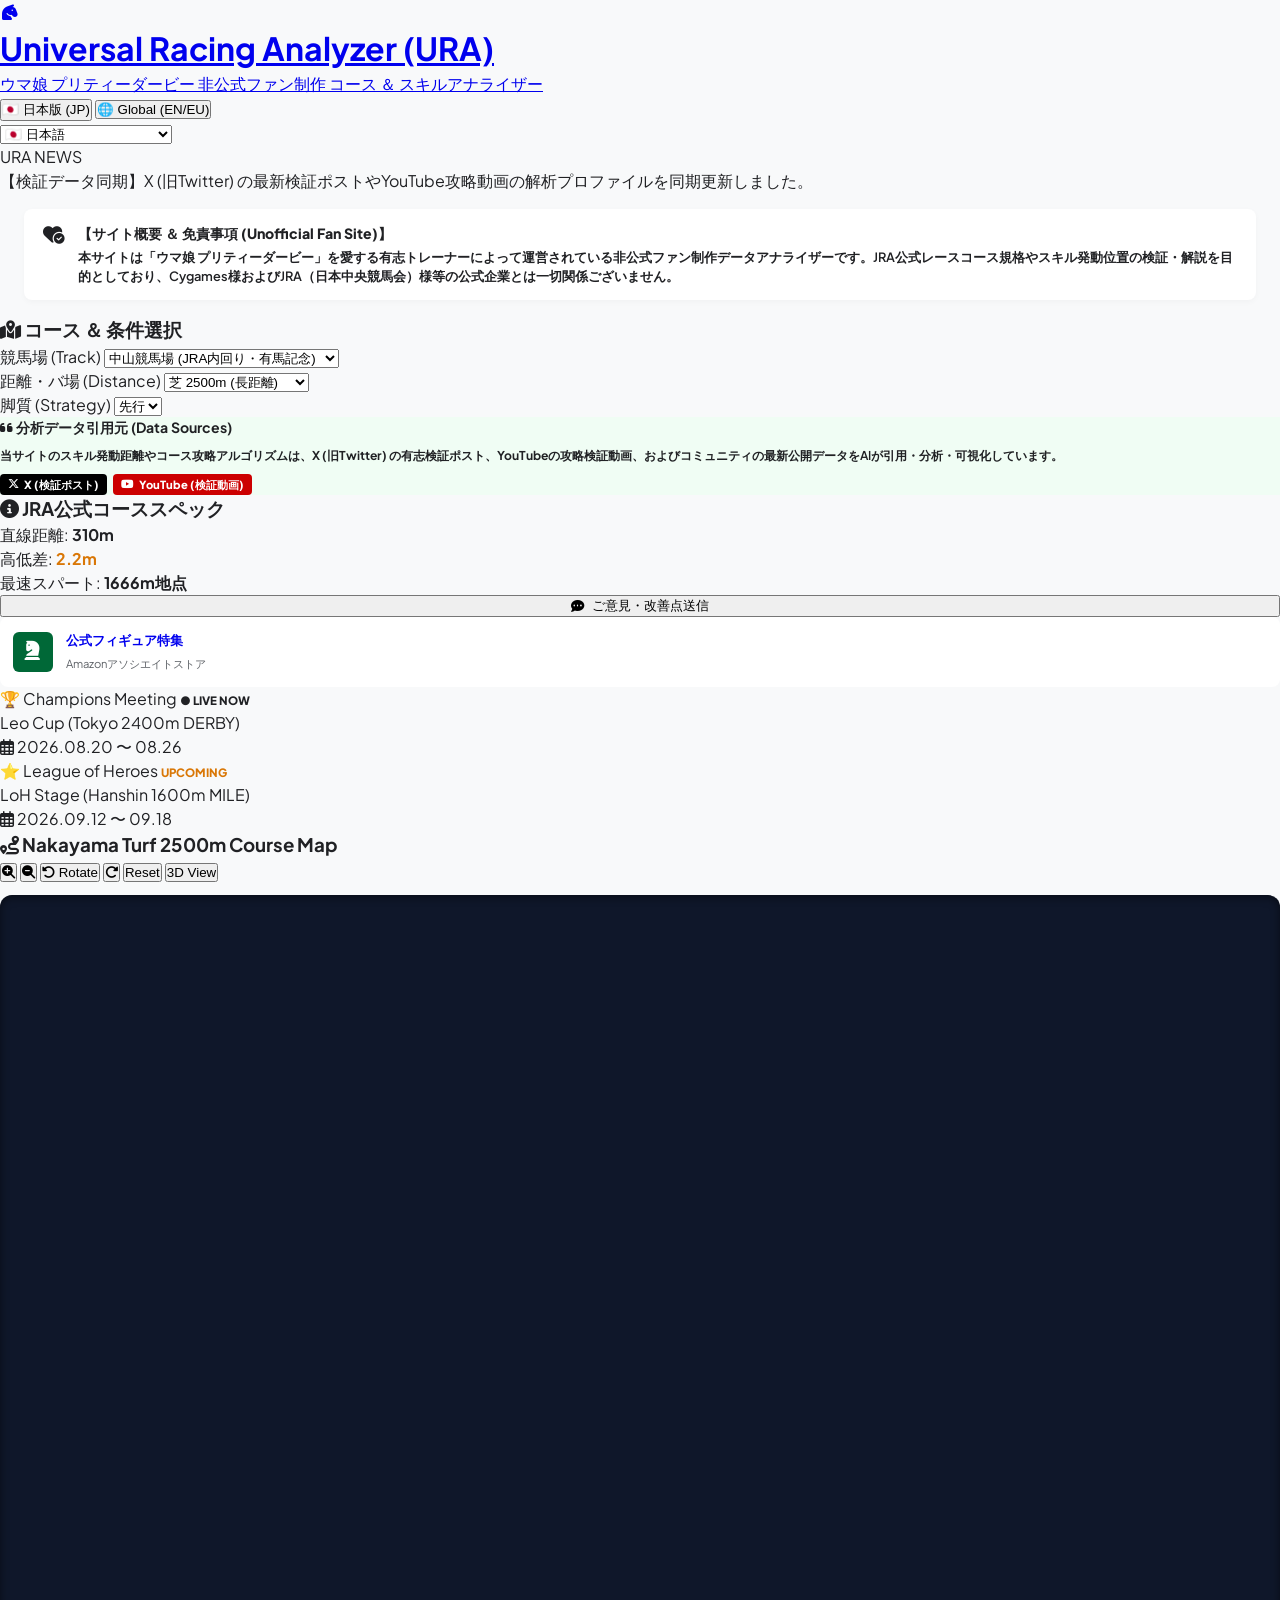
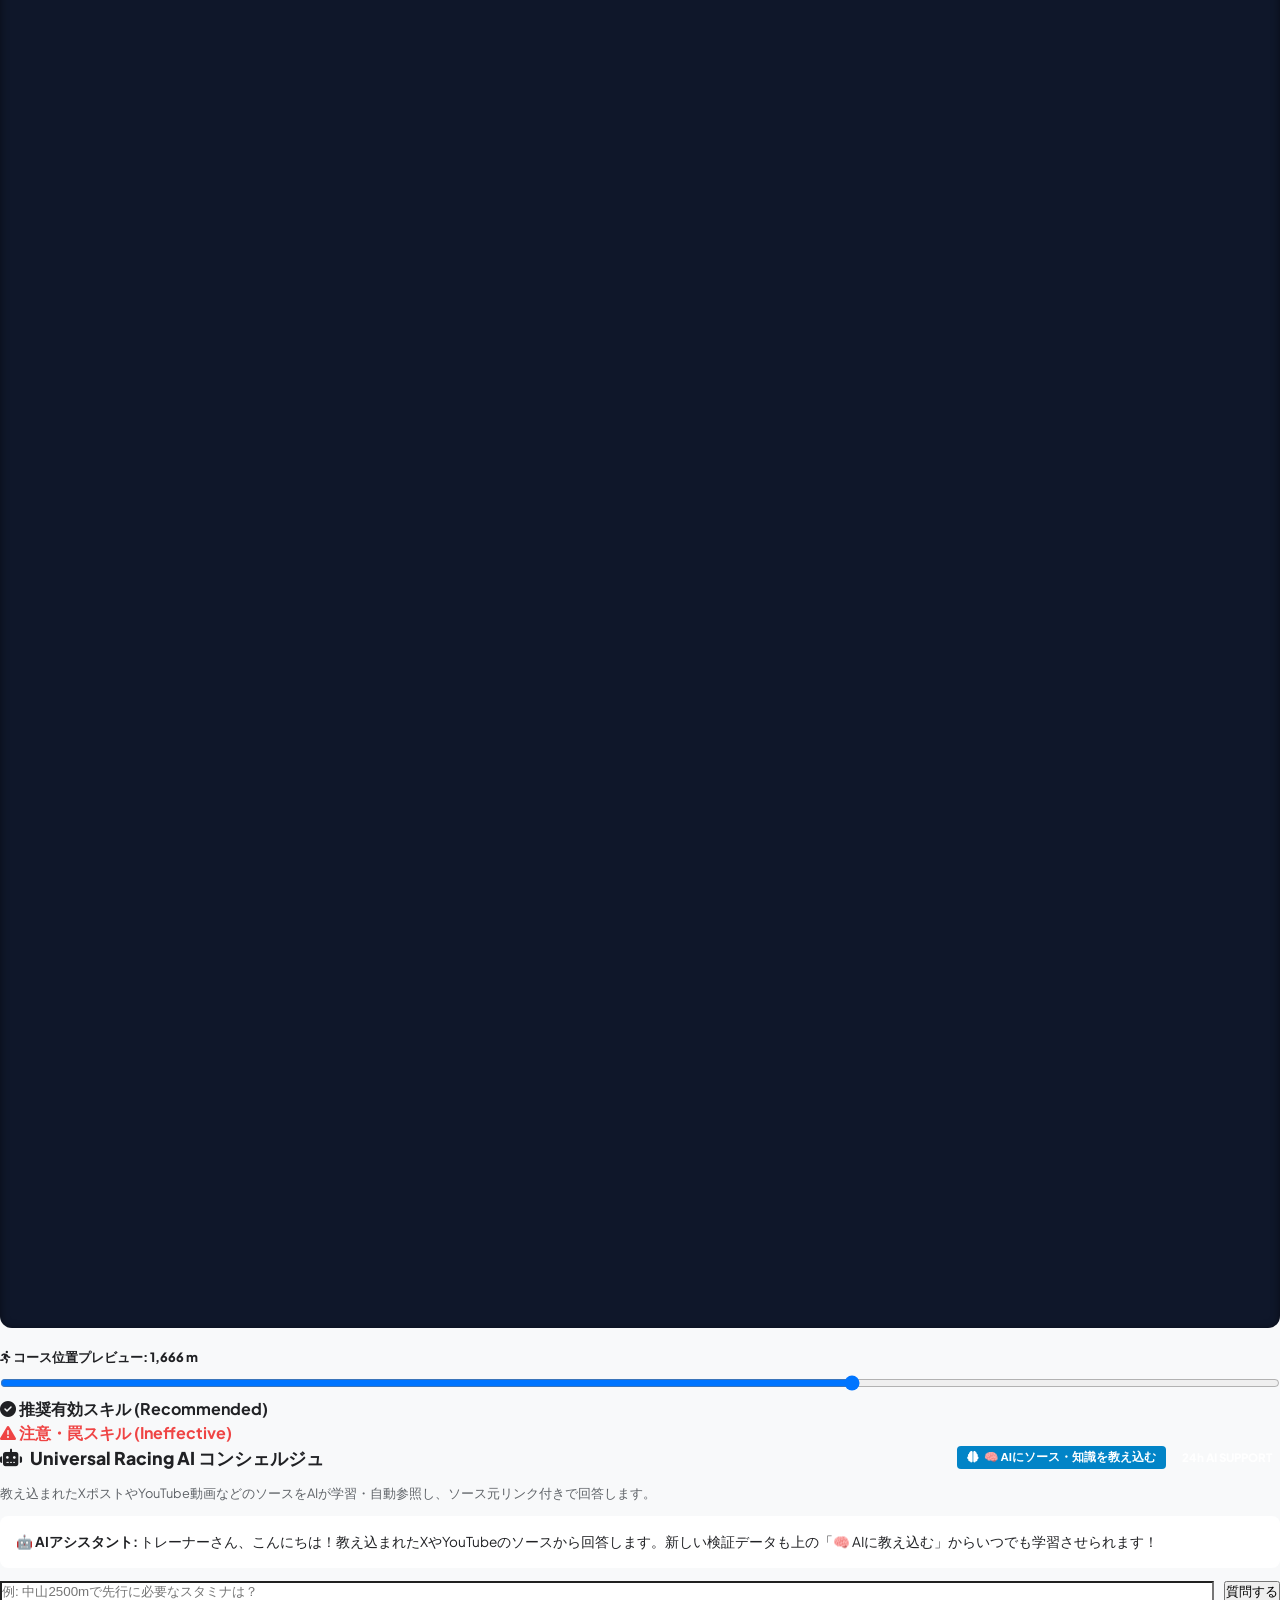
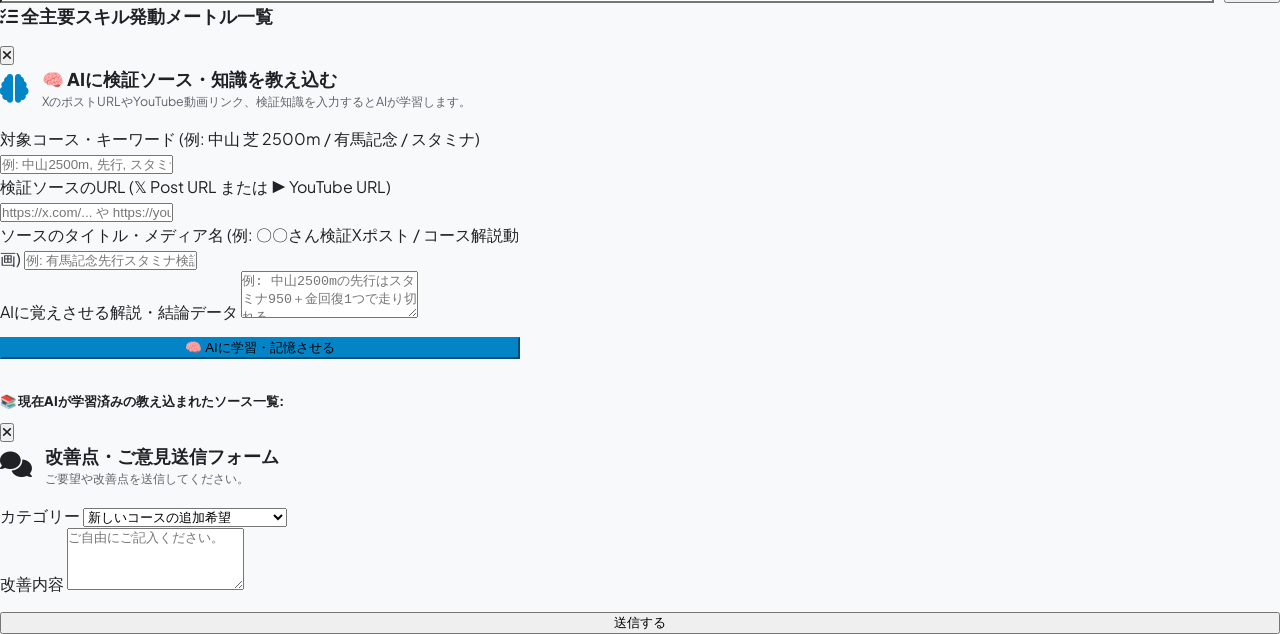
<file: index.html>
<!DOCTYPE html>
<html lang="ja">
<head>
  <meta charset="UTF-8">
  <meta name="viewport" content="width=device-width, initial-scale=1.0">
  <title>Universal Racing Analyzer (URA) | ウマ娘 ファン制作データポータル</title>

  <!-- 本物の Google AdSense 自動広告スクリプトタグ -->
  <script async src="https://pagead2.googlesyndication.com/pagead/js/adsbygoogle.js?client=ca-pub-4288786982374427" crossorigin="anonymous"></script>

  <!-- Google Fonts & FontAwesome Icons -->
  <link rel="preconnect" href="https://fonts.googleapis.com">
  <link rel="preconnect" href="https://fonts.gstatic.com" crossorigin>
  <link href="https://fonts.googleapis.com/css2?family=Plus+Jakarta+Sans:wght@400;600;700;800;900&display=swap" rel="stylesheet">
  <link rel="stylesheet" href="https://cdnjs.cloudflare.com/ajax/libs/font-awesome/6.4.0/css/all.min.css">
  <link rel="stylesheet" href="style.css">
</head>
<body>

  <!-- JRA日本中央競馬会風 緑の公式トップヘッダーバー -->
  <header class="jra-header-bar">
    <div class="jra-top-nav-inner">
      <a href="#" class="jra-logo-box">
        <div class="jra-symbol-mark">
          <i class="fa-solid fa-horse-head"></i>
        </div>
        <div class="jra-brand-titles">
          <h1>Universal Racing Analyzer (URA)</h1>
          <p id="header-sub-title">ウマ娘 プリティーダービー 非公式ファン制作 コース ＆ スキルアナライザー</p>
        </div>
      </a>

      <div class="jra-top-controls">
        <div class="server-switch-jra">
          <button class="server-btn-jra active" id="btn-server-jp">🇯🇵 日本版 (JP)</button>
          <button class="server-btn-jra" id="btn-server-global">🌐 Global (EN/EU)</button>
        </div>

        <select id="select-language" class="lang-dropdown-jra">
          <option value="jp" selected>🇯🇵 日本語</option>
          <option value="en">🇺🇸 English</option>
          <option value="fr">🇫🇷 Français (フランス語)</option>
          <option value="tw">🇹🇼 繁體中文</option>
          <option value="kr">🇰🇷 한국어</option>
        </select>
      </div>
    </div>
  </header>

  <!-- JRA公式 速報ニュースチッカー -->
  <div class="jra-news-ticker">
    <span class="ticker-tag-jra">URA NEWS</span>
    <div class="ticker-scroll-text" id="jra-ticker-content">
      【検証データ同期】X (旧Twitter) の最新検証ポストやYouTube攻略動画の解析プロファイルを同期更新しました。
    </div>
  </div>

  <!-- ★ 5言語対応 ファンサイト声明 ＆ サイト概要通知カード ★ -->
  <div style="max-width: 1320px; margin: 1rem auto 0; padding: 0 1.5rem;">
    <div style="background: #ffffff; border: 1px solid var(--border-green); border-left: 4px solid var(--jra-official-green); border-radius: 8px; padding: 0.9rem 1.2rem; font-size: 0.8rem; box-shadow: 0 2px 6px rgba(0,0,0,0.03);">
      <div style="display: flex; align-items: flex-start; gap: 0.8rem;">
        <i class="fa-solid fa-heart-circle-check" style="color: var(--jra-official-green); font-size: 1.2rem; margin-top: 2px;"></i>
        <div>
          <strong id="label-about-title" style="color: var(--jra-official-green); font-weight: 900; font-size: 0.88rem; display: block; margin-bottom: 0.2rem;">
            【サイト概要 ＆ 免責事項 (Unofficial Fan Site)】
          </strong>
          <p id="label-about-desc" style="color: var(--text-dark); line-height: 1.5; font-weight: 600;">
            本サイトは「ウマ娘 プリティーダービー」を愛する有志トレーナーによって運営されている非公式ファン制作データアナライザーです。JRA公式レースコース規格やスキル発動位置の検証・解説を目的としており、Cygames様およびJRA（日本中央競馬会）様等の公式企業とは一切関係ございません。
          </p>
        </div>
      </div>
    </div>
  </div>

  <!-- JRAポータル風 メイン2カラム構造 -->
  <div class="jra-main-wrapper" style="margin-top: 1rem;">
    
    <!-- 左側サイドナビゲーション -->
    <aside class="jra-sidebar">
      
      <!-- コース検索・選択カード -->
      <div class="jra-card-box">
        <h3 id="label-select-course"><i class="fa-solid fa-map-location-dot"></i> コース ＆ 条件選択</h3>

        <div class="form-group-jra">
          <label id="label-track">競馬場 (Track)</label>
          <select id="select-track" class="select-jra">
            <option value="nakayama" selected>中山競馬場 (JRA内回り・有馬記念)</option>
            <option value="tokyo">東京競馬場 (JRA大回り・ダービー)</option>
            <option value="hanshin">阪神競馬場 (JRA外回り・マイルCS)</option>
            <option value="kyoto">京都競馬場 (JRA淀の坂・天皇賞春)</option>
          </select>
        </div>

        <div class="form-group-jra">
          <label id="label-distance">距離・バ場 (Distance)</label>
          <select id="select-distance" class="select-jra">
            <option value="2500_turf" selected>芝 2500m (長距離)</option>
            <option value="2400_turf">芝 2400m (長距離)</option>
            <option value="3200_turf">芝 3200m (超長距離)</option>
            <option value="2000_turf">芝 2000m (中距離)</option>
            <option value="1600_turf">芝 1600m (マイル)</option>
          </select>
        </div>

        <div class="form-group-jra">
          <label id="label-strategy">脚質 (Strategy)</label>
          <select id="select-style" class="select-jra">
            <option value="nige">逃げ</option>
            <option value="senko" selected>先行</option>
            <option value="sashi">差し</option>
            <option value="oikomi">追込</option>
          </select>
        </div>
      </div>

      <!--★ AI分析・検証データ一次引用元カード (X / YouTube / Verified Sources) ★ -->
      <div class="jra-card-box" style="background: #f0fdf4; border-color: var(--jra-official-green);">
        <h3 id="label-umai-credit-title" style="font-size: 0.88rem; color: var(--jra-official-green); margin-bottom: 0.6rem;">
          <i class="fa-solid fa-quote-left"></i> 分析データ引用元 (Data Sources)
        </h3>
        <p id="label-umai-credit-desc" style="font-size: 0.76rem; color: var(--text-dark); line-height: 1.45; font-weight: 600; margin-bottom: 0.6rem;">
          当サイトのスキル発動距離やコース攻略アルゴリズムは、<strong>X (旧Twitter) の有志検証ポスト</strong>、<strong>YouTubeの攻略検証動画</strong>、およびコミュニティの最新公開データをAIが引用・分析・可視化しています。
        </p>

        <!-- 引用元メディアタグ一覧 -->
        <div style="display: flex; flex-wrap: wrap; gap: 0.4rem; font-size: 0.7rem;">
          <a href="https://x.com/search?q=%E3%82%A6%E3%83%9E%E5%A8%98+%E6%A4%9C%E8%A8%BC" target="_blank" rel="noopener noreferrer" style="text-decoration: none; background: #000; color: #fff; padding: 2px 8px; border-radius: 4px; font-weight: 800; display: inline-flex; align-items: center; gap: 0.3rem;">
            <i class="fa-brands fa-x-twitter"></i> <span>X (検証ポスト)</span>
          </a>
          <a href="https://www.youtube.com/results?search_query=%E3%82%A6%E3%83%9E%E5%A8%98+%E3%82%B3%E3%83%BC%E3%82%B9%E6%A4%9C%E8%A8%BC" target="_blank" rel="noopener noreferrer" style="text-decoration: none; background: #cc0000; color: #fff; padding: 2px 8px; border-radius: 4px; font-weight: 800; display: inline-flex; align-items: center; gap: 0.3rem;">
            <i class="fa-brands fa-youtube"></i> <span>YouTube (検証動画)</span>
          </a>
        </div>
      </div>

      <!-- コーススペック詳細 -->
      <div class="jra-card-box">
        <h3 id="label-summary-title"><i class="fa-solid fa-circle-info"></i> JRA公式コーススペック</h3>
        <div class="summary-item-jra">
          <span id="label-straight">直線距離:</span>
          <strong id="info-straight">310m</strong>
        </div>
        <div class="summary-item-jra">
          <span id="label-slope-info">高低差:</span>
          <strong id="info-slope" style="color: #d97706;">2.2m</strong>
        </div>
        <div class="summary-item-jra">
          <span id="label-spurt-info">最速スパート:</span>
          <strong id="info-spurt" style="color: var(--jra-official-green);">1666m地点</strong>
        </div>
      </div>

      <!-- ご意見送信ボタン -->
      <button id="btn-open-feedback" class="btn-jra-green" style="width: 100%; text-align: center; display: flex; align-items: center; justify-content: center; gap: 0.5rem;">
        <i class="fa-solid fa-comment-dots"></i> <span>ご意見・改善点送信</span>
      </button>

      <!-- 特選広告バナー -->
      <div style="display: flex; flex-direction: column; gap: 0.8rem;">
        <a href="https://www.amazon.co.jp/s?k=%E3%82%A6%E3%83%9E%E5%A8%98+%E3%83%95%E3%82%A3%E3%82%AE%E3%83%A5%E3%82%A2&tag=uraracecourse-22" target="_blank" rel="noopener noreferrer" style="text-decoration: none; background: #fff; border: 1px solid var(--border-light); border-radius: 8px; padding: 0.8rem; display: flex; align-items: center; gap: 0.8rem;">
          <div style="width: 40px; height: 40px; background: #006837; border-radius: 6px; display: flex; align-items: center; justify-content: center; color: #fff; font-size: 1.2rem;">
            <i class="fa-solid fa-chess-knight"></i>
          </div>
          <div>
            <strong style="font-size: 0.82rem; color: var(--text-dark); display: block;">公式フィギュア特集</strong>
            <span style="font-size: 0.7rem; color: var(--text-muted);">Amazonアソシエイトストア</span>
          </div>
        </a>
      </div>
    </aside>

    <!-- 右側メインエリア -->
    <main class="jra-content-area">
      
      <!-- レースイベント切替 (JRA出馬表タブ風) -->
      <div class="jra-tabs-row">
        <div class="jra-tab-card active" id="tab-chanmi" data-event="chanmi">
          <div class="jra-tab-header">
            <span class="jra-badge-chanmi">🏆 Champions Meeting</span>
            <span style="font-size: 0.72rem; color: var(--jra-official-green); font-weight: 800;" id="status-chanmi">● LIVE NOW</span>
          </div>
          <div class="jra-tab-title" id="tab-chanmi-title">Leo Cup (Tokyo 2400m DERBY)</div>
          <div class="jra-tab-date"><i class="fa-regular fa-calendar-days"></i> <span id="tab-chanmi-date">2026.08.20 〜 08.26</span></div>
        </div>

        <div class="jra-tab-card" id="tab-loh" data-event="loh">
          <div class="jra-tab-header">
            <span class="jra-badge-loh">⭐ League of Heroes</span>
            <span style="font-size: 0.72rem; color: #d97706; font-weight: 800;" id="status-loh">UPCOMING</span>
          </div>
          <div class="jra-tab-title" id="tab-loh-title">LoH Stage (Hanshin 1600m MILE)</div>
          <div class="jra-tab-date"><i class="fa-regular fa-calendar-days"></i> <span id="tab-loh-date">2026.09.12 〜 09.18</span></div>
        </div>
      </div>

      <!-- コース展開図メインカード -->
      <section class="jra-course-card">
        <div class="jra-course-header">
          <h3 id="course-title-display"><i class="fa-solid fa-route"></i> Nakayama Turf 2500m Course Map</h3>
          <div class="race-conditions-row" id="race-conditions-container">
            <!-- JS動的描画 -->
          </div>
        </div>

        <div style="display: flex; justify-content: space-between; align-items: center; margin-bottom: 0.8rem;">
          <div class="zoom-controls-box">
            <button class="zoom-btn" id="btn-zoom-in" title="拡大"><i class="fa-solid fa-magnifying-glass-plus"></i></button>
            <button class="zoom-btn" id="btn-zoom-out" title="縮小"><i class="fa-solid fa-magnifying-glass-minus"></i></button>
            <button class="zoom-btn mode-rotate-btn" id="btn-rotate-left"><i class="fa-solid fa-rotate-left"></i> Rotate</button>
            <button class="zoom-btn mode-rotate-btn" id="btn-rotate-right"><i class="fa-solid fa-rotate-right"></i></button>
            <button class="zoom-btn" id="btn-zoom-reset">Reset</button>
            <button class="zoom-btn mode-3d-btn active" id="btn-toggle-3d">3D View</button>
          </div>
        </div>

        <div class="canvas-container-jra" id="canvas-wrapper">
          <canvas id="umai-course-canvas" height="480"></canvas>
        </div>

        <div style="margin-top: 1rem;">
          <label style="font-size: 0.8rem; font-weight: 800; color: var(--text-dark);">
            <i class="fa-solid fa-person-running" style="color: var(--jra-official-green);"></i> <span id="label-slider">コース位置プレビュー:</span> <span id="distance-val">1,666</span> m
          </label>
          <input type="range" id="course-slider" min="0" max="2500" value="1666" step="10" style="width: 100%; margin-top: 0.4rem;">
        </div>
      </section>

      <!-- おすすめ有効スキル vs 罠スキル (JRAスタイル) -->
      <div class="jra-skills-grid">
        <section class="jra-skill-box">
          <h4 id="title-god-skills" style="color: var(--jra-official-green);"><i class="fa-solid fa-circle-check"></i> 推奨有効スキル (Recommended)</h4>
          <div id="recommended-skills-list"></div>
        </section>

        <section class="jra-skill-box">
          <h4 id="title-trap-skills" style="color: #ef4444;"><i class="fa-solid fa-triangle-exclamation"></i> 注意・罠スキル (Ineffective)</h4>
          <div id="trap-skills-list"></div>
        </section>
      </div>

      <!-- URA AIコンシェルジュ (AIへの教え込み・学習機能付き) -->
      <section class="jra-ai-section">
        <div style="display: flex; justify-content: space-between; align-items: center; margin-bottom: 0.8rem;">
          <h3 id="ai-concierge-title" style="font-size: 1.1rem; font-weight: 900; color: var(--jra-official-green); display: flex; align-items: center; gap: 0.5rem;">
            <i class="fa-solid fa-robot"></i> Universal Racing AI コンシェルジュ
          </h3>
          <div style="display: flex; gap: 0.5rem; align-items: center;">
            <button id="btn-open-teach-modal" style="background: #0284c7; color: #fff; border: none; padding: 4px 10px; border-radius: 4px; font-size: 0.72rem; font-weight: 800; cursor: pointer; display: inline-flex; align-items: center; gap: 0.3rem;">
              <i class="fa-solid fa-brain"></i> 🧠 AIにソース・知識を教え込む
            </button>
            <span style="font-size: 0.72rem; background: var(--jra-official-green); color: #fff; padding: 2px 8px; border-radius: 4px; font-weight: 800;">24h AI SUPPORT</span>
          </div>
        </div>
        <p id="ai-concierge-sub" style="font-size: 0.8rem; color: var(--text-muted); margin-bottom: 0.8rem;">教え込まれたXポストやYouTube動画などのソースをAIが学習・自動参照し、ソース元リンク付きで回答します。</p>

        <div id="user-ai-chat-logs" style="background: #ffffff; border: 1px solid var(--border-light); border-radius: 8px; padding: 1rem; max-height: 220px; overflow-y: auto; margin-bottom: 0.8rem;">
          <div id="ai-concierge-init-msg" style="font-size: 0.85rem; color: var(--text-dark);">
            🤖 <strong>AIアシスタント:</strong> トレーナーさん、こんにちは！教え込まれたXやYouTubeのソースから回答します。新しい検証データも上の「🧠 AIに教え込む」からいつでも学習させられます！
          </div>
        </div>

        <div style="display: flex; gap: 0.6rem;">
          <input type="text" id="user-ai-input" class="select-jra" placeholder="例: 中山2500mで先行に必要なスタミナは？" style="flex: 1; background: #fff;">
          <button id="btn-send-user-ai" class="btn-jra-green">
            <span id="label-btn-send-ai">質問する</span>
          </button>
        </div>
      </section>

      <!-- 全発動スキル一覧 -->
      <section class="jra-course-card">
        <h3 id="title-all-skills-catalog" style="font-size: 1.1rem; margin-bottom: 0.8rem; color: var(--jra-official-green);"><i class="fa-solid fa-list-check"></i> 全主要スキル発動メートル一覧</h3>
        <div class="all-skills-grid" id="all-skills-catalog-list"></div>
      </section>

    </main>
  </div>

  <!-- 🧠 AIに知識・ソースを教え込む学習用モーダルUI -->
  <div class="feedback-modal-overlay" id="teach-ai-modal">
    <div class="feedback-modal-card" style="max-width: 520px;">
      <button class="close-modal-btn" id="btn-close-teach" style="color: var(--text-dark);"><i class="fa-solid fa-xmark"></i></button>
      <div style="display: flex; align-items: center; gap: 0.8rem; margin-bottom: 1rem;">
        <i class="fa-solid fa-brain" style="color: #0284c7; font-size: 1.8rem;"></i>
        <div>
          <h3 style="font-size: 1.1rem; font-weight: 900; color: var(--text-dark);">🧠 AIに検証ソース・知識を教え込む</h3>
          <p style="font-size: 0.78rem; color: var(--text-muted);">XのポストURLやYouTube動画リンク、検証知識を入力するとAIが学習します。</p>
        </div>
      </div>

      <div class="form-group-jra">
        <label>対象コース・キーワード (例: 中山 芝 2500m / 有馬記念 / スタミナ)</label>
        <input type="text" id="teach-keywords" class="select-jra" placeholder="例: 中山2500m, 先行, スタミナ">
      </div>

      <div class="form-group-jra">
        <label>検証ソースのURL (𝕏 Post URL または ▶️ YouTube URL)</label>
        <input type="text" id="teach-source-url" class="select-jra" placeholder="https://x.com/... や https://youtube.com/watch?v=...">
      </div>

      <div class="form-group-jra">
        <label>ソースのタイトル・メディア名 (例: 〇〇さん検証Xポスト / コース解説動画)</label>
        <input type="text" id="teach-source-title" class="select-jra" placeholder="例: 有馬記念先行スタミナ検証ツイート">
      </div>

      <div class="form-group-jra">
        <label>AIに覚えさせる解説・結論データ</label>
        <textarea id="teach-knowledge-text" class="select-jra" rows="3" placeholder="例: 中山2500mの先行はスタミナ950＋金回復1つで走り切れる。"></textarea>
      </div>

      <button id="btn-submit-teach" class="btn-jra-green" style="background: #0284c7; border-color: #0284c7; width: 100%; margin-top: 0.8rem;">
        <span>🧠 AIに学習・記憶させる</span>
      </button>

      <div id="teach-sent-msg" style="display: none; color: #0284c7; font-weight: 800; font-size: 0.82rem; margin-top: 0.8rem; text-align: center;">
        ✅ AIが知識とソース元URLを完全に記憶いたしました！
      </div>

      <!-- 過去に教え込んだ知識リスト表示 -->
      <div style="margin-top: 1.2rem; border-top: 1px dashed var(--border-light); padding-top: 0.8rem;">
        <h4 style="font-size: 0.82rem; font-weight: 800; color: var(--text-dark); margin-bottom: 0.5rem;">📚 現在AIが学習済みの教え込まれたソース一覧:</h4>
        <div id="learned-knowledge-list" style="max-height: 120px; overflow-y: auto; font-size: 0.75rem; color: var(--text-muted);">
          <!-- JSで動的描画 -->
        </div>
      </div>
    </div>
  </div>

  <!-- 改善点・ご意見送信モーダルUI -->
  <div class="feedback-modal-overlay" id="feedback-modal">
    <div class="feedback-modal-card">
      <button class="close-modal-btn" id="btn-close-feedback" style="color: var(--text-dark);"><i class="fa-solid fa-xmark"></i></button>
      <div style="display: flex; align-items: center; gap: 0.8rem; margin-bottom: 1rem;">
        <i class="fa-solid fa-comments" style="color: var(--jra-official-green); font-size: 1.6rem;"></i>
        <div>
          <h3 style="font-size: 1.1rem; font-weight: 900; color: var(--text-dark);">改善点・ご意見送信フォーム</h3>
          <p style="font-size: 0.78rem; color: var(--text-muted);">ご要望や改善点を送信してください。</p>
        </div>
      </div>

      <div class="form-group-jra">
        <label>カテゴリー</label>
        <select id="fb-category" class="select-jra">
          <option value="course_add">新しいコースの追加希望</option>
          <option value="skill_add">特定スキルの追加・位置修正</option>
          <option value="ui_improvement">画面デザイン・見やすさの改善</option>
          <option value="other">その他の改善ご提案</option>
        </select>
      </div>

      <div class="form-group-jra">
        <label>改善内容</label>
        <textarea id="fb-message" class="select-jra" rows="4" placeholder="ご自由にご記入ください。"></textarea>
      </div>

      <button id="btn-submit-feedback" class="btn-jra-green" style="width: 100%; margin-top: 1rem;">
        <span>送信する</span>
      </button>

      <div id="feedback-sent-msg" style="display: none; color: var(--jra-official-green); font-weight: 800; font-size: 0.82rem; margin-top: 0.8rem; text-align: center;">
        ✅ 送信が完了いたしました。
      </div>
    </div>
  </div>

  <script src="app.js"></script>
</body>
</html>
</file>
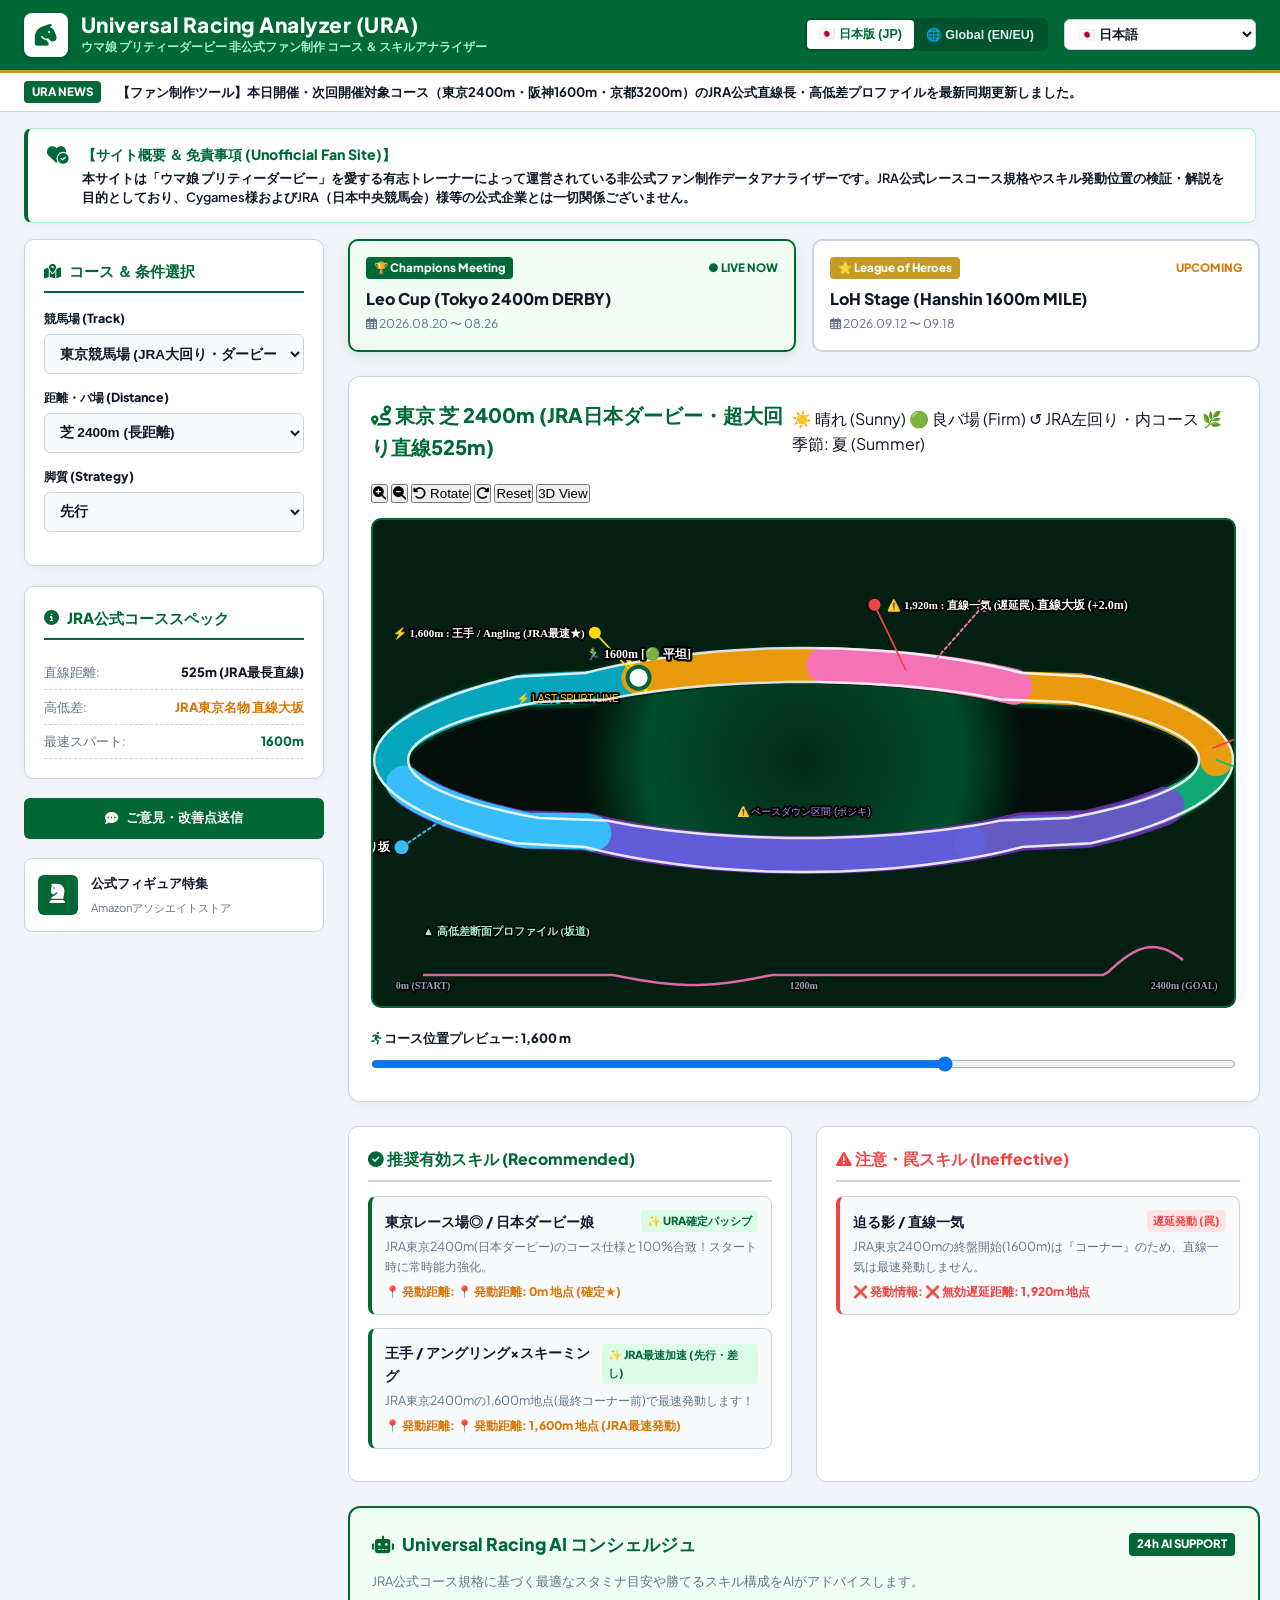
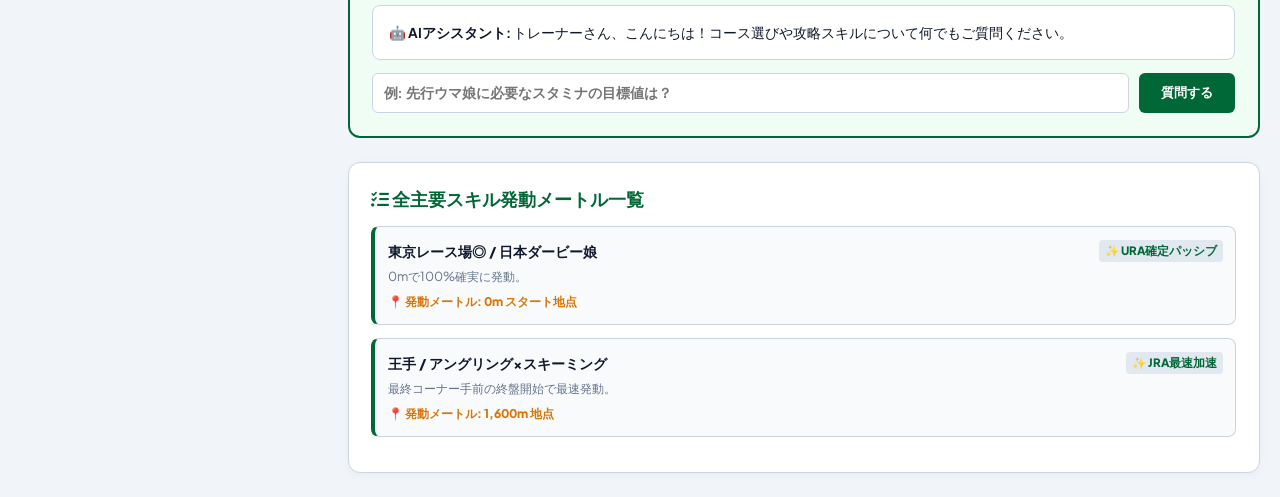
<file: AI企業/index.html>
<!DOCTYPE html>
<html lang="ja">
<head>
  <meta charset="UTF-8">
  <meta name="viewport" content="width=device-width, initial-scale=1.0">
  <title>Universal Racing Analyzer (URA) | ウマ娘 ファン制作データポータル</title>

  <!-- 本物の Google AdSense 自動広告スクリプトタグ -->
  <script async src="https://pagead2.googlesyndication.com/pagead/js/adsbygoogle.js?client=ca-pub-4288786982374427" crossorigin="anonymous"></script>

  <!-- Google Fonts & FontAwesome Icons -->
  <link rel="preconnect" href="https://fonts.googleapis.com">
  <link rel="preconnect" href="https://fonts.gstatic.com" crossorigin>
  <link href="https://fonts.googleapis.com/css2?family=Plus+Jakarta+Sans:wght@400;600;700;800;900&display=swap" rel="stylesheet">
  <link rel="stylesheet" href="https://cdnjs.cloudflare.com/ajax/libs/font-awesome/6.4.0/css/all.min.css">
  <link rel="stylesheet" href="style.css">
</head>
<body>

  <!-- JRA日本中央競馬会風 緑の公式トップヘッダーバー -->
  <header class="jra-header-bar">
    <div class="jra-top-nav-inner">
      <a href="#" class="jra-logo-box">
        <div class="jra-symbol-mark">
          <i class="fa-solid fa-horse-head"></i>
        </div>
        <div class="jra-brand-titles">
          <h1>Universal Racing Analyzer (URA)</h1>
          <p id="header-sub-title">ウマ娘 プリティーダービー 非公式ファン制作 コース ＆ スキルアナライザー</p>
        </div>
      </a>

      <div class="jra-top-controls">
        <div class="server-switch-jra">
          <button class="server-btn-jra active" id="btn-server-jp">🇯🇵 日本版 (JP)</button>
          <button class="server-btn-jra" id="btn-server-global">🌐 Global (EN/EU)</button>
        </div>

        <select id="select-language" class="lang-dropdown-jra">
          <option value="jp" selected>🇯🇵 日本語</option>
          <option value="en">🇺🇸 English</option>
          <option value="fr">🇫🇷 Français (フランス語)</option>
          <option value="tw">🇹🇼 繁體中文</option>
          <option value="kr">🇰🇷 한국어</option>
        </select>
      </div>
    </div>
  </header>

  <!-- JRA公式 速報ニュースチッカー -->
  <div class="jra-news-ticker">
    <span class="ticker-tag-jra">URA NEWS</span>
    <div class="ticker-scroll-text" id="jra-ticker-content">
      【ファン制作ツール】本日開催・次回開催対象コース（東京2400m・阪神1600m・京都3200m）のJRA公式直線長・高低差プロファイルを最新同期更新しました。
    </div>
  </div>

  <!-- ★ 多言語対応 ファンサイト声明 ＆ サイト概要通知カード ★ -->
  <div style="max-width: 1320px; margin: 1rem auto 0; padding: 0 1.5rem;">
    <div style="background: #ffffff; border: 1px solid var(--border-green); border-left: 4px solid var(--jra-official-green); border-radius: 8px; padding: 0.9rem 1.2rem; font-size: 0.8rem; box-shadow: 0 2px 6px rgba(0,0,0,0.03);">
      <div style="display: flex; align-items: flex-start; gap: 0.8rem;">
        <i class="fa-solid fa-heart-circle-check" style="color: var(--jra-official-green); font-size: 1.2rem; margin-top: 2px;"></i>
        <div>
          <strong id="label-about-title" style="color: var(--jra-official-green); font-weight: 900; font-size: 0.88rem; display: block; margin-bottom: 0.2rem;">
            【サイト概要 ＆ 免責事項 (Unofficial Fan Site)】
          </strong>
          <p id="label-about-desc" style="color: var(--text-dark); line-height: 1.5; font-weight: 600;">
            本サイトは「ウマ娘 プリティーダービー」を愛する有志トレーナーによって運営されている非公式ファン制作データアナライザーです。JRA公式レースコース規格やスキル発動位置の検証・解説を目的としており、Cygames様およびJRA（日本中央競馬会）様等の公式企業とは一切関係ございません。
          </p>
        </div>
      </div>
    </div>
  </div>

  <!-- JRAポータル風 メイン2カラム構造 -->
  <div class="jra-main-wrapper" style="margin-top: 1rem;">
    
    <!-- 左側サイドナビゲーション -->
    <aside class="jra-sidebar">
      
      <!-- コース検索・選択カード -->
      <div class="jra-card-box">
        <h3 id="label-select-course"><i class="fa-solid fa-map-location-dot"></i> コース ＆ 条件選択</h3>

        <div class="form-group-jra">
          <label id="label-track">競馬場 (Track)</label>
          <select id="select-track" class="select-jra">
            <option value="nakayama" selected>中山競馬場 (JRA内回り・有馬記念)</option>
            <option value="tokyo">東京競馬場 (JRA大回り・ダービー)</option>
            <option value="hanshin">阪神競馬場 (JRA外回り・マイルCS)</option>
            <option value="kyoto">京都競馬場 (JRA淀の坂・天皇賞春)</option>
          </select>
        </div>

        <div class="form-group-jra">
          <label id="label-distance">距離・バ場 (Distance)</label>
          <select id="select-distance" class="select-jra">
            <option value="2500_turf" selected>芝 2500m (長距離)</option>
            <option value="2400_turf">芝 2400m (長距離)</option>
            <option value="3200_turf">芝 3200m (超長距離)</option>
            <option value="2000_turf">芝 2000m (中距離)</option>
            <option value="1600_turf">芝 1600m (マイル)</option>
          </select>
        </div>

        <div class="form-group-jra">
          <label id="label-strategy">脚質 (Strategy)</label>
          <select id="select-style" class="select-jra">
            <option value="nige">逃げ</option>
            <option value="senko" selected>先行</option>
            <option value="sashi">差し</option>
            <option value="oikomi">追込</option>
          </select>
        </div>
      </div>

      <!-- コーススペック詳細 -->
      <div class="jra-card-box">
        <h3 id="label-summary-title"><i class="fa-solid fa-circle-info"></i> JRA公式コーススペック</h3>
        <div class="summary-item-jra">
          <span id="label-straight">直線距離:</span>
          <strong id="info-straight">310m</strong>
        </div>
        <div class="summary-item-jra">
          <span id="label-slope-info">高低差:</span>
          <strong id="info-slope" style="color: #d97706;">2.2m</strong>
        </div>
        <div class="summary-item-jra">
          <span id="label-spurt-info">最速スパート:</span>
          <strong id="info-spurt" style="color: var(--jra-official-green);">1666m地点</strong>
        </div>
      </div>

      <!-- ご意見送信ボタン -->
      <button id="btn-open-feedback" class="btn-jra-green" style="width: 100%; text-align: center; display: flex; align-items: center; justify-content: center; gap: 0.5rem;">
        <i class="fa-solid fa-comment-dots"></i> <span>ご意見・改善点送信</span>
      </button>

      <!-- 特選広告バナー -->
      <div style="display: flex; flex-direction: column; gap: 0.8rem;">
        <a href="https://www.amazon.co.jp/s?k=%E3%82%A6%E3%83%9E%E5%A8%98+%E3%83%95%E3%82%A3%E3%82%AE%E3%83%A5%E3%82%A2&tag=uraracecourse-22" target="_blank" rel="noopener noreferrer" style="text-decoration: none; background: #fff; border: 1px solid var(--border-light); border-radius: 8px; padding: 0.8rem; display: flex; align-items: center; gap: 0.8rem;">
          <div style="width: 40px; height: 40px; background: #006837; border-radius: 6px; display: flex; align-items: center; justify-content: center; color: #fff; font-size: 1.2rem;">
            <i class="fa-solid fa-chess-knight"></i>
          </div>
          <div>
            <strong style="font-size: 0.82rem; color: var(--text-dark); display: block;">公式フィギュア特集</strong>
            <span style="font-size: 0.7rem; color: var(--text-muted);">Amazonアソシエイトストア</span>
          </div>
        </a>
      </div>
    </aside>

    <!-- 右側メインエリア -->
    <main class="jra-content-area">
      
      <!-- レースイベント切替 (JRA出馬表タブ風) -->
      <div class="jra-tabs-row">
        <div class="jra-tab-card active" id="tab-chanmi" data-event="chanmi">
          <div class="jra-tab-header">
            <span class="jra-badge-chanmi">🏆 Champions Meeting</span>
            <span style="font-size: 0.72rem; color: var(--jra-official-green); font-weight: 800;" id="status-chanmi">● LIVE NOW</span>
          </div>
          <div class="jra-tab-title" id="tab-chanmi-title">Leo Cup (Tokyo 2400m DERBY)</div>
          <div class="jra-tab-date"><i class="fa-regular fa-calendar-days"></i> <span id="tab-chanmi-date">2026.08.20 〜 08.26</span></div>
        </div>

        <div class="jra-tab-card" id="tab-loh" data-event="loh">
          <div class="jra-tab-header">
            <span class="jra-badge-loh">⭐ League of Heroes</span>
            <span style="font-size: 0.72rem; color: #d97706; font-weight: 800;" id="status-loh">UPCOMING</span>
          </div>
          <div class="jra-tab-title" id="tab-loh-title">LoH Stage (Hanshin 1600m MILE)</div>
          <div class="jra-tab-date"><i class="fa-regular fa-calendar-days"></i> <span id="tab-loh-date">2026.09.12 〜 09.18</span></div>
        </div>
      </div>

      <!-- コース展開図メインカード -->
      <section class="jra-course-card">
        <div class="jra-course-header">
          <h3 id="course-title-display"><i class="fa-solid fa-route"></i> Nakayama Turf 2500m Course Map</h3>
          <div class="race-conditions-row" id="race-conditions-container">
            <!-- JS動的描画 -->
          </div>
        </div>

        <div style="display: flex; justify-content: space-between; align-items: center; margin-bottom: 0.8rem;">
          <div class="zoom-controls-box">
            <button class="zoom-btn" id="btn-zoom-in" title="拡大"><i class="fa-solid fa-magnifying-glass-plus"></i></button>
            <button class="zoom-btn" id="btn-zoom-out" title="縮小"><i class="fa-solid fa-magnifying-glass-minus"></i></button>
            <button class="zoom-btn mode-rotate-btn" id="btn-rotate-left"><i class="fa-solid fa-rotate-left"></i> Rotate</button>
            <button class="zoom-btn mode-rotate-btn" id="btn-rotate-right"><i class="fa-solid fa-rotate-right"></i></button>
            <button class="zoom-btn" id="btn-zoom-reset">Reset</button>
            <button class="zoom-btn mode-3d-btn" id="btn-toggle-3d">3D View</button>
          </div>
        </div>

        <div class="canvas-container-jra" id="canvas-wrapper">
          <canvas id="umai-course-canvas" height="480"></canvas>
        </div>

        <div style="margin-top: 1rem;">
          <label style="font-size: 0.8rem; font-weight: 800; color: var(--text-dark);">
            <i class="fa-solid fa-person-running" style="color: var(--jra-official-green);"></i> <span id="label-slider">コース位置プレビュー:</span> <span id="distance-val">1,666</span> m
          </label>
          <input type="range" id="course-slider" min="0" max="2500" value="1666" step="10" style="width: 100%; margin-top: 0.4rem;">
        </div>
      </section>

      <!-- おすすめ有効スキル vs 罠スキル (JRAスタイル) -->
      <div class="jra-skills-grid">
        <section class="jra-skill-box">
          <h4 id="title-god-skills" style="color: var(--jra-official-green);"><i class="fa-solid fa-circle-check"></i> 推奨有効スキル (Recommended)</h4>
          <div id="recommended-skills-list"></div>
        </section>

        <section class="jra-skill-box">
          <h4 id="title-trap-skills" style="color: #ef4444;"><i class="fa-solid fa-triangle-exclamation"></i> 注意・罠スキル (Ineffective)</h4>
          <div id="trap-skills-list"></div>
        </section>
      </div>

      <!-- URA AIコンシェルジュ (JRA公式問い合わせ案内風) -->
      <section class="jra-ai-section">
        <div style="display: flex; justify-content: space-between; align-items: center; margin-bottom: 0.8rem;">
          <h3 id="ai-concierge-title" style="font-size: 1.1rem; font-weight: 900; color: var(--jra-official-green); display: flex; align-items: center; gap: 0.5rem;">
            <i class="fa-solid fa-robot"></i> Universal Racing AI コンシェルジュ
          </h3>
          <span style="font-size: 0.72rem; background: var(--jra-official-green); color: #fff; padding: 2px 8px; border-radius: 4px; font-weight: 800;">24h AI SUPPORT</span>
        </div>
        <p id="ai-concierge-sub" style="font-size: 0.8rem; color: var(--text-muted); margin-bottom: 0.8rem;">JRA公式コース規格に基づく最適なスタミナ目安や勝てるスキル構成をAIがアドバイスします。</p>

        <div id="user-ai-chat-logs" style="background: #ffffff; border: 1px solid var(--border-light); border-radius: 8px; padding: 1rem; max-height: 180px; overflow-y: auto; margin-bottom: 0.8rem;">
          <div id="ai-concierge-init-msg" style="font-size: 0.85rem; color: var(--text-dark);">
            🤖 <strong>AIアシスタント:</strong> トレーナーさん、こんにちは！コース選びや攻略スキルについて何でもご質問ください。
          </div>
        </div>

        <div style="display: flex; gap: 0.6rem;">
          <input type="text" id="user-ai-input" class="select-jra" placeholder="例: 先行ウマ娘に必要なスタミナの目標値は？" style="flex: 1; background: #fff;">
          <button id="btn-send-user-ai" class="btn-jra-green">
            <span id="label-btn-send-ai">質問する</span>
          </button>
        </div>
      </section>

      <!-- 全発動スキル一覧 -->
      <section class="jra-course-card">
        <h3 id="title-all-skills-catalog" style="font-size: 1.1rem; margin-bottom: 0.8rem; color: var(--jra-official-green);"><i class="fa-solid fa-list-check"></i> 全主要スキル発動メートル一覧</h3>
        <div class="all-skills-grid" id="all-skills-catalog-list"></div>
      </section>

    </main>
  </div>

  <!-- 改善点・ご意見送信モーダルUI -->
  <div class="feedback-modal-overlay" id="feedback-modal">
    <div class="feedback-modal-card">
      <button class="close-modal-btn" id="btn-close-feedback" style="color: var(--text-dark);"><i class="fa-solid fa-xmark"></i></button>
      <div style="display: flex; align-items: center; gap: 0.8rem; margin-bottom: 1rem;">
        <i class="fa-solid fa-comments" style="color: var(--jra-official-green); font-size: 1.6rem;"></i>
        <div>
          <h3 style="font-size: 1.1rem; font-weight: 900; color: var(--text-dark);">改善点・ご意見送信フォーム</h3>
          <p style="font-size: 0.78rem; color: var(--text-muted);">ご要望や改善点を送信してください。</p>
        </div>
      </div>

      <div class="form-group-jra">
        <label>カテゴリー</label>
        <select id="fb-category" class="select-jra">
          <option value="course_add">新しいコースの追加希望</option>
          <option value="skill_add">特定スキルの追加・位置修正</option>
          <option value="ui_improvement">画面デザイン・見やすさの改善</option>
          <option value="other">その他の改善ご提案</option>
        </select>
      </div>

      <div class="form-group-jra">
        <label>改善内容</label>
        <textarea id="fb-message" class="select-jra" rows="4" placeholder="ご自由にご記入ください。"></textarea>
      </div>

      <button id="btn-submit-feedback" class="btn-jra-green" style="width: 100%; margin-top: 1rem;">
        <span>送信する</span>
      </button>

      <div id="feedback-sent-msg" style="display: none; color: var(--jra-official-green); font-weight: 800; font-size: 0.82rem; margin-top: 0.8rem; text-align: center;">
        ✅ 送信が完了いたしました。
      </div>
    </div>
  </div>

  <script src="app.js"></script>
</body>
</html>
</file>
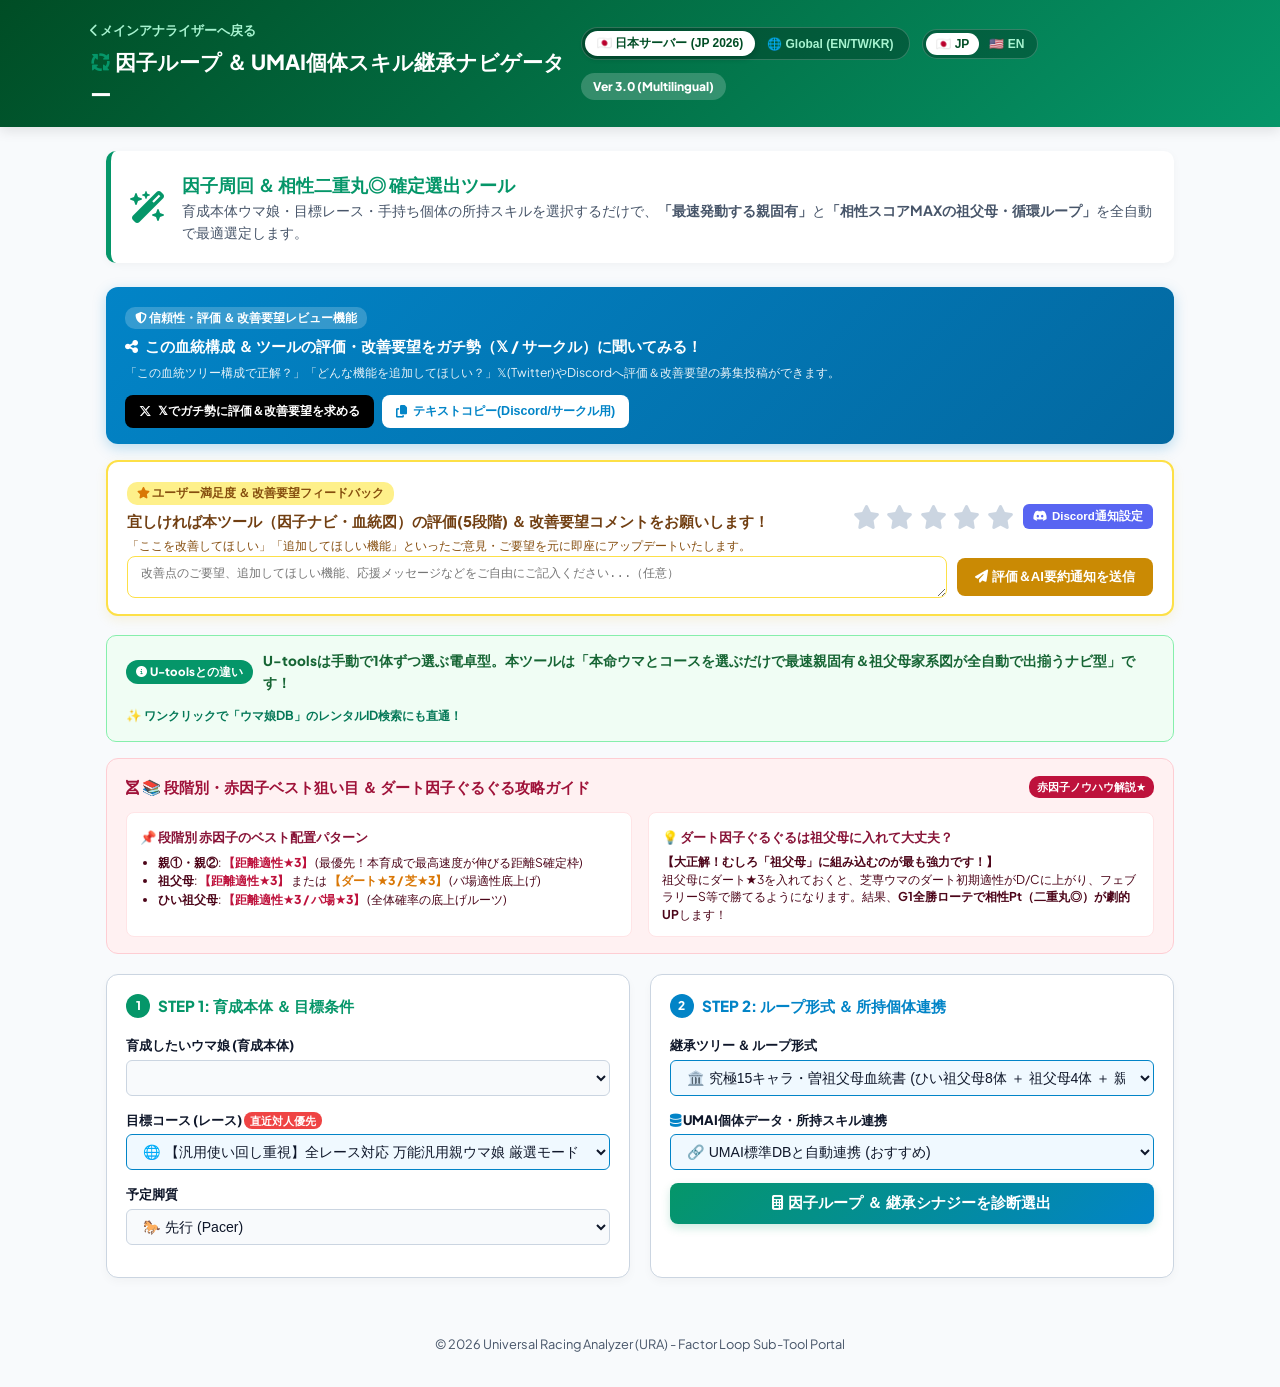
<file: factor-loop/index.html>
<!DOCTYPE html>
<html lang="ja">
<head>
  <meta charset="UTF-8">
  <meta name="viewport" content="width=device-width, initial-scale=1.0">
  <title>ウマ娘 因子ループ ＆ 因子厳選血統ナビゲーター | URA Racing Analyzer (Umamusume Factor Tool)</title>
  <meta name="description" content="ウマ娘 (Umamusume Pretty Derby) の因子周回・因子ループ・両親固有継承・相性二重丸◎確定血統図を全自動選出・計算する無料ツール。チャンミ・LOH全コース対応！Umamusume Factor Loop Calculator.">
  <meta name="keywords" content="ウマ娘, umamusume, ウマ娘 因子, 因子周回, 因子ループ, 因子厳選, 相性二重丸, ウマ娘相性, 両親固有, チャンミ, LOH, ウマ娘DB, UMAI">
  <meta name="author" content="MonikuBalling / URA Team">

  <!-- Open Graph / OGP (𝕏/Googleシェア表示) -->
  <meta property="og:type" content="website">
  <meta property="og:url" content="https://monikuballing.github.io/ura-racecourse/factor-loop/">
  <meta property="og:title" content="ウマ娘 (Umamusume) 因子ループ ＆ 血統ナビゲーター">
  <meta property="og:description" content="本命ウマ娘と目標コースを選ぶだけで、最速親固有・相性◎二重丸祖父母・全15キャラ血統書が全自動で即出揃う無料ツール！">
  <meta property="og:site_name" content="URA Umamusume Factor Engine">

  <!-- Twitter / 𝕏 Card -->
  <meta name="twitter:card" content="summary_large_image">
  <meta name="twitter:title" content="ウマ娘 因子ループ ＆ 因子厳選ナビゲーター (Umamusume)">
  <meta name="twitter:description" content="ウマ娘 (Umamusume) 因子周回・相性二重丸◎・両親固有全自動判定！">

  <!-- Google 構造化データ (JSON-LD) -->
  <script type="application/ld+json">
  {
    "@context": "https://schema.org",
    "@type": "WebApplication",
    "name": "ウマ娘 因子ループ ＆ 血統ナビゲーター (Umamusume Factor Tool)",
    "url": "https://monikuballing.github.io/ura-racecourse/factor-loop/",
    "description": "ウマ娘 Pretty Derby (Umamusume) の因子周回・因子ループ・両親固有継承・相性二重丸◎確定血統図を全自動計算するツール",
    "applicationCategory": "GameApplication",
    "operatingSystem": "All",
    "inLanguage": ["ja", "en"]
  }
  </script>
  
  <!-- Google Fonts & FontAwesome -->
  <link rel="preconnect" href="https://fonts.googleapis.com">
  <link rel="preconnect" href="https://fonts.gstatic.com" crossorigin>
  <link href="https://fonts.googleapis.com/css2?family=Plus+Jakarta+Sans:wght@400;600;700;800;900&display=swap" rel="stylesheet">
  <link rel="stylesheet" href="https://cdnjs.cloudflare.com/ajax/libs/font-awesome/6.4.0/css/all.min.css">
  
  <link rel="stylesheet" href="factor_style.css">
</head>
<body>

  <!-- ヘッダー -->
  <header class="tool-header">
    <div class="header-inner">
      <div class="brand">
        <a href="../index.html" class="back-link"><i class="fa-solid fa-chevron-left"></i> メインアナライザーへ戻る</a>
        <h1><i class="fa-solid fa-arrows-spin text-green"></i> 因子ループ ＆ UMAI個体スキル継承ナビゲーター</h1>
      </div>
      <div style="display: flex; gap: 0.8rem; align-items: center; flex-wrap: wrap;">
        <div class="server-toggle-group">
          <button class="server-btn active" id="btn-factor-server-jp">🇯🇵 日本サーバー (JP 2026)</button>
          <button class="server-btn" id="btn-factor-server-global">🌐 Global (EN/TW/KR)</button>
        </div>

        <!-- 🌐 言語切り替え (🇯🇵 JP / 🇺🇸 EN) -->
        <div class="lang-toggle-group" style="display: flex; background: rgba(0,0,0,0.25); padding: 3px; border-radius: 20px; border: 1px solid rgba(255,255,255,0.2);">
          <button class="lang-btn active" id="btn-lang-jp" style="background: white; color: #004d25; border: none; font-size: 0.75rem; font-weight: 800; padding: 4px 10px; border-radius: 16px; cursor: pointer;">🇯🇵 JP</button>
          <button class="lang-btn" id="btn-lang-en" style="background: transparent; color: #a7f3d0; border: none; font-size: 0.75rem; font-weight: 800; padding: 4px 10px; border-radius: 16px; cursor: pointer;">🇺🇸 EN</button>
        </div>

        <div class="version-tag">Ver 3.0 (Multilingual)</div>
      </div>
    </div>
  </header>

  <!-- メインコンテンツ -->
  <div class="tool-container">

    <!-- 概要・説明カード -->
    <div class="intro-card">
      <div class="intro-icon"><i class="fa-solid fa-wand-magic-sparkles"></i></div>
      <div>
        <h2>因子周回 ＆ 相性二重丸◎ 確定選出ツール</h2>
        <p>育成本体ウマ娘・目標レース・手持ち個体の所持スキルを選択するだけで、<strong>「最速発動する親固有」</strong>と<strong>「相性スコアMAXの祖父母・循環ループ」</strong>を全自動で最適選定します。</p>
      </div>
    </div>

    <!-- 📣 𝕏(Twitter)/Discordガチ勢にレビュー依頼・一元シェア機能 -->
    <div class="share-review-card" style="background: linear-gradient(135deg, #0284c7 0%, #0369a1 100%); color: white; border-radius: 12px; padding: 1rem 1.2rem; margin-bottom: 1rem; box-shadow: 0 4px 14px rgba(2,132,199,0.25); display: flex; align-items: center; justify-content: space-between; flex-wrap: wrap; gap: 0.8rem;">
      <div>
        <div style="font-size: 0.72rem; font-weight: 900; background: rgba(255,255,255,0.2); padding: 2px 10px; border-radius: 10px; display: inline-block; margin-bottom: 0.3rem;">
          <i class="fa-solid fa-shield-halved"></i> 信頼性・評価 ＆ 改善要望レビュー機能
        </div>
        <h3 style="font-size: 0.95rem; font-weight: 900; margin: 0; display: flex; align-items: center; gap: 0.4rem;">
          <i class="fa-solid fa-share-nodes"></i> この血統構成 ＆ ツールの評価・改善要望をガチ勢（𝕏 / サークル）に聞いてみる！
        </h3>
        <p style="font-size: 0.76rem; margin: 0.3rem 0 0 0; opacity: 0.9;">
          「この血統ツリー構成で正解？」「どんな機能を追加してほしい？」𝕏(Twitter)やDiscordへ評価＆改善要望の募集投稿ができます。
        </p>
      </div>
      <div style="display: flex; gap: 0.5rem; flex-wrap: wrap;">
        <button id="btn-share-x" style="background: #000000; color: white; border: none; font-size: 0.78rem; font-weight: 900; padding: 8px 14px; border-radius: 8px; cursor: pointer; display: flex; align-items: center; gap: 0.4rem; transition: transform 0.15s ease;">
          <i class="fa-brands fa-x-twitter"></i> 𝕏でガチ勢に評価＆改善要望を求める
        </button>
        <button id="btn-copy-summary" style="background: #ffffff; color: #0284c7; border: none; font-size: 0.78rem; font-weight: 900; padding: 8px 14px; border-radius: 8px; cursor: pointer; display: flex; align-items: center; gap: 0.4rem; transition: transform 0.15s ease;">
          <i class="fa-solid fa-copy"></i> テキストコピー(Discord/サークル用)
        </button>
      </div>
    </div>

    <!-- ⭐️⭐️⭐️⭐️⭐️ 5段階評価フィードバック・アンケート ＆ 改善要望コメントカード -->
    <div class="star-rating-card" style="background: #ffffff; border: 2px solid #fde047; border-radius: 12px; padding: 1rem 1.2rem; margin-bottom: 1.2rem; box-shadow: 0 4px 12px rgba(234,179,8,0.12); flex-direction: column; gap: 0.8rem;">
      <div style="display: flex; align-items: center; justify-content: space-between; flex-wrap: wrap; gap: 0.8rem; width: 100%;">
        <div>
          <div style="font-size: 0.72rem; font-weight: 900; background: #fef08a; color: #854d0e; padding: 2px 10px; border-radius: 10px; display: inline-block; margin-bottom: 0.3rem;">
            <i class="fa-solid fa-star text-yellow"></i> ユーザー満足度 ＆ 改善要望フィードバック
          </div>
          <h3 style="font-size: 0.92rem; font-weight: 900; color: #713f12; margin: 0;">
            宜しければ本ツール（因子ナビ・血統図）の評価(5段階) ＆ 改善要望コメントをお願いします！
          </h3>
          <p style="font-size: 0.75rem; color: #854d0e; margin: 0.2rem 0 0 0;">
            「ここを改善してほしい」「追加してほしい機能」といったご意見・ご要望を元に即座にアップデートいたします。
          </p>
        </div>
        <div style="display: flex; align-items: center; gap: 0.6rem;">
          <div class="star-widget" id="star-widget" style="font-size: 1.5rem; color: #cbd5e1; cursor: pointer; display: flex; gap: 0.4rem;">
            <i class="fa-solid fa-star star-icon" data-value="1"></i>
            <i class="fa-solid fa-star star-icon" data-value="2"></i>
            <i class="fa-solid fa-star star-icon" data-value="3"></i>
            <i class="fa-solid fa-star star-icon" data-value="4"></i>
            <i class="fa-solid fa-star star-icon" data-value="5"></i>
          </div>
          <button id="btn-open-discord-modal" style="background: #5865F2; color: white; border: none; font-size: 0.72rem; font-weight: 900; padding: 5px 10px; border-radius: 6px; cursor: pointer; display: flex; align-items: center; gap: 0.3rem;">
            <i class="fa-brands fa-discord"></i> Discord通知設定
          </button>
        </div>
      </div>

      <div style="display: flex; gap: 0.6rem; width: 100%; align-items: center; flex-wrap: wrap;">
        <textarea id="input-feedback-comment" placeholder="改善点のご要望、追加してほしい機能、応援メッセージなどをご自由にご記入ください...（任意）" style="flex: 1; min-width: 280px; height: 42px; border: 1.5px solid #fde047; border-radius: 8px; padding: 0.5rem 0.8rem; font-size: 0.78rem; outline: none; resize: vertical;"></textarea>
        <button id="btn-submit-rating" style="background: #ca8a04; color: white; border: none; font-size: 0.82rem; font-weight: 900; padding: 10px 18px; border-radius: 8px; cursor: pointer; white-space: nowrap;">
          <i class="fa-solid fa-paper-plane"></i> 評価＆AI要約通知を送信
        </button>
      </div>

      <div id="rating-status-msg" style="font-size: 0.78rem; font-weight: 800; color: #15803d; display: none; background: #dcfce7; padding: 6px 12px; border-radius: 6px; border: 1px solid #86efac; width: 100%;">
        <i class="fa-solid fa-circle-check"></i> 貴重なご意見・評価を受理しました！AIが要約してUMAI Discord通知へ自動転送いたしました。
      </div>

      <!-- Discord Webhook 設定モーダル -->
      <div id="discord-modal" style="display: none; background: #f8fafc; border: 1.5px solid #cbd5e1; border-radius: 8px; padding: 0.8rem 1rem; margin-top: 0.4rem; font-size: 0.78rem;">
        <div style="font-weight: 900; color: #1e293b; margin-bottom: 0.3rem;"><i class="fa-brands fa-discord text-blue"></i> UMAI Discord DM/チャンネル Webhook URL設定</div>
        <div style="display: flex; gap: 0.4rem; align-items: center;">
          <input type="text" id="input-discord-webhook" placeholder="https://discord.com/api/webhooks/..." style="flex: 1; padding: 5px 8px; border: 1px solid #cbd5e1; border-radius: 4px; font-size: 0.75rem;">
          <button id="btn-save-webhook" style="background: #0284c7; color: white; border: none; padding: 5px 12px; border-radius: 4px; font-weight: 800; cursor: pointer;">保存</button>
        </div>
        <div style="font-size: 0.7rem; color: #64748b; margin-top: 0.3rem;">
          ※Discordの「チャンネル設定」➔「連携サービス」➔「ウェブフックを作成」で発行したURLを貼り付けると、AI要約レポートがDM/チャンネルに届きます。
        </div>
      </div>
    </div>
    <div class="utools-diff-card" style="background: #f0fdf4; border: 1.5px solid #86efac; border-radius: 10px; padding: 0.9rem 1.2rem; margin-bottom: 1rem; display: flex; align-items: center; justify-content: space-between; flex-wrap: wrap; gap: 0.8rem;">
      <div style="display: flex; align-items: center; gap: 0.6rem;">
        <span style="background: #059669; color: white; font-size: 0.72rem; font-weight: 900; padding: 3px 10px; border-radius: 12px; white-space: nowrap;">
          <i class="fa-solid fa-circle-info"></i> U-toolsとの違い
        </span>
        <span style="font-size: 0.85rem; font-weight: 800; color: #166534;">
          U-toolsは手動で1体ずつ選ぶ電卓型。本ツールは<strong>「本命ウマとコースを選ぶだけで最速親固有＆祖父母家系図が全自動で出揃うナビ型」</strong>です！
        </span>
      </div>
      <div style="font-size: 0.78rem; font-weight: 700; color: #047857;">
        ✨ ワンクリックで「ウマ娘DB」のレンタルID検索にも直通！
      </div>
    </div>

    <!-- 📚 赤因子・段階別狙い目 ＆ ダート因子ぐるぐる解説カード -->
    <div class="red-factor-guide-card" style="background: #fff1f2; border: 1.5px solid #fecdd3; border-radius: 12px; padding: 1rem 1.2rem; margin-bottom: 1.2rem;">
      <div style="display: flex; align-items: center; justify-content: space-between; flex-wrap: wrap; gap: 0.5rem; margin-bottom: 0.8rem;">
        <h3 style="font-size: 0.95rem; font-weight: 900; color: #9f1239; margin: 0;">
          <i class="fa-solid fa-dna text-red"></i> 📚 段階別・赤因子ベスト狙い目 ＆ ダート因子ぐるぐる攻略ガイド
        </h3>
        <span style="background: #be123c; color: white; font-size: 0.68rem; font-weight: 900; padding: 2px 8px; border-radius: 10px;">
          赤因子ノウハウ解説★
        </span>
      </div>

      <div style="display: grid; grid-template-columns: 1fr 1fr; gap: 1rem;">
        <!-- 段階別狙い目表 -->
        <div style="background: white; border-radius: 8px; padding: 0.8rem; border: 1px solid #ffe4e6;">
          <h4 style="font-size: 0.82rem; font-weight: 900; color: #881337; margin-bottom: 0.4rem;">
            📌 段階別 赤因子のベスト配置パターン
          </h4>
          <ul style="font-size: 0.76rem; color: #4c0519; padding-left: 1.1rem; line-height: 1.5; margin: 0;">
            <li><strong>親①・親②</strong>: <span style="color: #be123c; font-weight: 800;">【距離適性★3】</span> (最優先！本育成で最高速度が伸びる距離S確定枠)</li>
            <li><strong>祖父母</strong>: <span style="color: #be123c; font-weight: 800;">【距離適性★3】</span> または <span style="color: #d97706; font-weight: 800;">【ダート★3 / 芝★3】</span> (バ場適性底上げ)</li>
            <li><strong>ひい祖父母</strong>: <span style="color: #be123c; font-weight: 800;">【距離適性★3 / バ場★3】</span> (全体確率の底上げルーツ)</li>
          </ul>
        </div>

        <!-- ダート因子ぐるぐる解説 -->
        <div style="background: white; border-radius: 8px; padding: 0.8rem; border: 1px solid #ffe4e6;">
          <h4 style="font-size: 0.82rem; font-weight: 900; color: #881337; margin-bottom: 0.4rem;">
            💡 ダート因子ぐるぐるは祖父母に入れて大丈夫？
          </h4>
          <p style="font-size: 0.76rem; color: #4c0519; line-height: 1.45; margin: 0;">
            <strong>【大正解！むしろ「祖父母」に組み込むのが最も強力です！】</strong><br>
            祖父母にダート★3を入れておくと、芝専ウマのダート初期適性がD/Cに上がり、フェブラリーS等で勝てるようになります。結果、<strong>G1全勝ローテで相性Pt（二重丸◎）が劇的UP</strong>します！
          </p>
        </div>
      </div>
    </div>

    <!-- 3 Step 因子厳選フォーム -->
    <div class="steps-grid">
      
      <!-- STEP 1: 育成本体 ＆ 目標コース -->
      <div class="step-card">
        <div class="step-header text-green">
          <span class="step-num bg-green">1</span>
          <h3>STEP 1: 育成本体 ＆ 目標条件</h3>
        </div>

        <div class="form-group">
          <label>育成したいウマ娘 (育成本体)</label>
          <select id="select-target-uma" class="input-select">
            <!-- JSで動的生成 -->
          </select>
        </div>

        <div class="form-group">
          <label>目標コース (レース) <span class="badge-hot" style="background: #ef4444; color: white; font-size: 0.68rem; padding: 2px 6px; border-radius: 8px; font-weight: 800;">直近対人優先</span></label>
          <select id="select-target-course" class="input-select highlight-select">
            
            <!-- 🏆 直近対人イベント（最優先表示） -->
            <optgroup label="🌟 【最優先】汎用使い回し ＆ 直近対人イベント">
              <option value="universal" selected>🌐 【汎用使い回し重視】全レース対応 万能汎用親ウマ娘 厳選モード (全コース汎用★)</option>
              <option value="tokyo_2400_turf">🏆 【2026年8月 チャンミ Leo Cup】東京 芝 2400m (日本ダービー / 夏・晴・良)</option>
              <option value="tokyo_1800_turf">⭐ 【2026年9月 決定チャンミ】東京 芝 1800m (毎日王冠 / 秋・晴・良)</option>
              <option value="kyoto_3000_turf">⭐ 【2026年10月 予想チャンミ】京都 芝 3000m (菊花賞 / 秋・晴・良)</option>
              <option value="nakayama_2500_turf">⭐ 【2026年12月 有馬記念チャンミ】中山 芝 2500m (有馬記念 / 冬)</option>
            </optgroup>

            <!-- 🏛️ 東京競馬場 -->
            <optgroup label="🏛️ 東京競馬場 (JRA大回り)">
              <option value="tokyo_1600_turf">東京 芝 1600m (安田記念 / NHKマイルC / ヴィクトリアM)</option>
              <option value="tokyo_1800_turf">東京 芝 1800m (毎日王冠 / エプソムC)</option>
              <option value="tokyo_2000_turf">東京 芝 2000m (天皇賞秋)</option>
              <option value="tokyo_2400_turf">東京 芝 2400m (日本ダービー / ジャパンC / オークス)</option>
              <option value="tokyo_2500_turf">東京 芝 2500m (目黒記念)</option>
              <option value="tokyo_3400_turf">東京 芝 3400m (ダイヤモンドS)</option>
              <option value="tokyo_1600_dirt">東京 ダート 1600m (フェブラリーS)</option>
              <option value="tokyo_2100_dirt">東京 ダート 2100m (東京スプリント)</option>
            </optgroup>

            <!-- 🏛️ 中山競馬場 -->
            <optgroup label="🏛️ 中山競馬場 (JRA急坂・小回り)">
              <option value="nakayama_1200_turf">中山 芝 1200m (スプリンターズS)</option>
              <option value="nakayama_1600_turf">中山 芝 1600m (ニュージーランドT / ダービー卿CT)</option>
              <option value="nakayama_1800_turf">中山 芝 1800m (中山記念)</option>
              <option value="nakayama_2000_turf">中山 芝 2000m (皐月賞 / ホープフルS)</option>
              <option value="nakayama_2200_turf">中山 芝 2200m (オールカマー / アメリカJCC)</option>
              <option value="nakayama_2500_turf">中山 芝 2500m (有馬記念 / 日経賞)</option>
              <option value="nakayama_3600_turf">中山 芝 3600m (ステイヤーズS)</option>
              <option value="nakayama_1200_dirt">中山 ダート 1200m (カペラS)</option>
              <option value="nakayama_1800_dirt">中山 ダート 1800m (マーチS)</option>
            </optgroup>

            <!-- 🏛️ 阪神競馬場 -->
            <optgroup label="🏛️ 阪神競馬場 (JRA外回り・坂)">
              <option value="hanshin_1200_turf">阪神 芝 1200m (セントウルS)</option>
              <option value="hanshin_1400_turf">阪神 芝 1400m (阪神C)</option>
              <option value="hanshin_1600_turf">阪神 芝 1600m (マイルCS / 桜花賞 / 阪神JF)</option>
              <option value="hanshin_1800_turf">阪神 芝 1800m (ローズS)</option>
              <option value="hanshin_2000_turf">阪神 芝 2000m (大阪杯)</option>
              <option value="hanshin_2200_turf">阪神 芝 2200m (宝塚記念)</option>
              <option value="hanshin_2400_turf">阪神 芝 2400m (神戸新聞杯)</option>
              <option value="hanshin_3000_turf">阪神 芝 3000m (阪神大賞典)</option>
              <option value="hanshin_1400_dirt">阪神 ダート 1400m (プロキオンS)</option>
              <option value="hanshin_1800_dirt">阪神 ダート 1800m (みやこS / チャンピオンズC代替)</option>
            </optgroup>

            <!-- 🏛️ 京都競馬場 -->
            <optgroup label="🏛️ 京都競馬場 (淀の坂・平坦)">
              <option value="kyoto_1200_turf">京都 芝 1200m (シルクロードS)</option>
              <option value="kyoto_1400_turf">京都 芝 1400m (スワンS)</option>
              <option value="kyoto_1600_turf">京都 芝 1600m (マイラーズC)</option>
              <option value="kyoto_1800_turf">京都 芝 1800m (きさらぎ賞)</option>
              <option value="kyoto_2000_turf">京都 芝 2000m (秋華賞)</option>
              <option value="kyoto_2200_turf">京都 芝 2200m (エリザベス女王杯)</option>
              <option value="kyoto_2400_turf">京都 芝 2400m (京都大賞典)</option>
              <option value="kyoto_3000_turf">京都 芝 3000m (菊花賞)</option>
              <option value="kyoto_3200_turf">京都 芝 3200m (天皇賞春)</option>
              <option value="kyoto_1200_dirt">京都 ダート 1200m</option>
              <option value="kyoto_1800_dirt">京都 ダート 1800m (平安S)</option>
            </optgroup>

            <!-- 🏛️ 中京競馬場 -->
            <optgroup label="🏛️ 中京競馬場 (左回り・急坂)">
              <option value="chukyo_1200_turf">中京 芝 1200m (高松宮記念)</option>
              <option value="chukyo_1600_turf">中京 芝 1600m (中京記念)</option>
              <option value="chukyo_2000_turf">中京 芝 2000m (金鯱賞)</option>
              <option value="chukyo_2200_turf">中京 芝 2200m (神戸新聞杯中京)</option>
              <option value="chukyo_1800_dirt">中京 ダート 1800m (チャンピオンズC)</option>
            </optgroup>

            <!-- 🏛️ 新潟・小倉・福島・札幌・函館 -->
            <optgroup label="🏛️ 新潟・小倉・福島・札幌・函館">
              <option value="niigata_1000_turf">新潟 芝 1000m (アイビスサマーダッシュ / 千直)</option>
              <option value="niigata_2000_turf">新潟 芝 2000m (新潟記念)</option>
              <option value="kokura_1200_turf">小倉 芝 1200m (小倉2歳S)</option>
              <option value="fukushima_2000_turf">福島 芝 2000m (福島記念)</option>
              <option value="sapporo_2000_turf">札幌 芝 2000m (札幌記念)</option>
              <option value="hakodate_1200_turf">函館 芝 1200m (函館スプリントS)</option>
            </optgroup>

            <!-- 🏜️ 地方競馬 ダート重賞 -->
            <optgroup label="🏜️ 地方ダート (JBC / 大賞典)">
              <option value="oi_2000_dirt">大井 ダート 2000m (帝王賞 / 東京大賞典 / JBCクラシック)</option>
              <option value="oi_1200_dirt">大井 ダート 1200m (JBCスプリント)</option>
              <option value="funabashi_1600_dirt">船橋 ダート 1600m (かしわ記念)</option>
              <option value="kawasaki_2100_dirt">川崎 ダート 2100m (川崎記念)</option>
              <option value="morioka_1600_dirt">盛岡 ダート 1600m (マイルCS南部杯)</option>
            </optgroup>

          </select>
        </div>

        <div class="form-group">
          <label>予定脚質</label>
          <select id="select-target-style" class="input-select">
            <option value="nige">🏃‍♂️ 逃げ (Runner)</option>
            <option value="senko" selected>🐎 先行 (Pacer)</option>
            <option value="sashi">🏇 差し (Surger)</option>
            <option value="oikomi">🔥 追込 (Chaser)</option>
          </select>
        </div>
      </div>

      <!-- STEP 2: ループ＆所持個体データ連動 -->
      <div class="step-card">
        <div class="step-header text-blue">
          <span class="step-num bg-blue">2</span>
          <h3>STEP 2: ループ形式 ＆ 所持個体連携</h3>
        </div>

        <div class="form-group">
          <label>継承ツリー ＆ ループ形式</label>
          <select id="select-loop-type" class="input-select highlight-select">
            <option value="15" selected>🏛️ 究極15キャラ・曽祖父母血統書 (ひい祖父母8体 ＋ 祖父母4体 ＋ 親2体 ＋ 本体1体) 【ガチ勢対応★】</option>
            <option value="7">🌳 完全因子家系ツリー (両親2体 ＋ 祖父母4体 [全7キャラ表示])</option>
            <option value="3">🔄 3個体相性ループ (親2人 ＋ 祖父母循環)</option>
            <option value="4">🔄 4個体相性ループ (4キャラ相性循環)</option>
            <option value="2">⇄ 2個体交互ループ (親ペア固定)</option>
          </select>
        </div>

        <div class="form-group">
          <label><i class="fa-solid fa-database text-blue"></i> UMAI個体データ・所持スキル連携</label>
          <select id="select-umai-mode" class="input-select highlight-select">
            <option value="auto" selected>🔗 UMAI標準DBと自動連携 (おすすめ)</option>
            <option value="custom">📥 手持ち個体の所持スキル・因子を入力連携</option>
          </select>
        </div>

        <!-- カスタム所持スキル入力エリア -->
        <div id="custom-skills-box" class="custom-input-card" style="display: none;">
          <label>手持ち個体の所持白スキル・因子 (カンマ区切り)</label>
          <input type="text" id="input-custom-skills" placeholder="例: コーナースキル◎, 直線巧者, スリップストリーム, 王手" class="input-select">
        </div>

        <button id="btn-calc-loop" class="btn-calc">
          <i class="fa-solid fa-calculator"></i> 因子ループ ＆ 継承シナジーを診断選出
        </button>
      </div>

    </div>

    <!-- 計算結果表示エリア -->
    <div id="factor-result-output" class="result-container">
      <!-- JSで動的描画 -->
    </div>

  </div>

  <footer class="tool-footer">
    <p>&copy; 2026 Universal Racing Analyzer (URA) - Factor Loop Sub-Tool Portal</p>
  </footer>

  <script src="factor_app.js"></script>
</body>
</html>
</file>
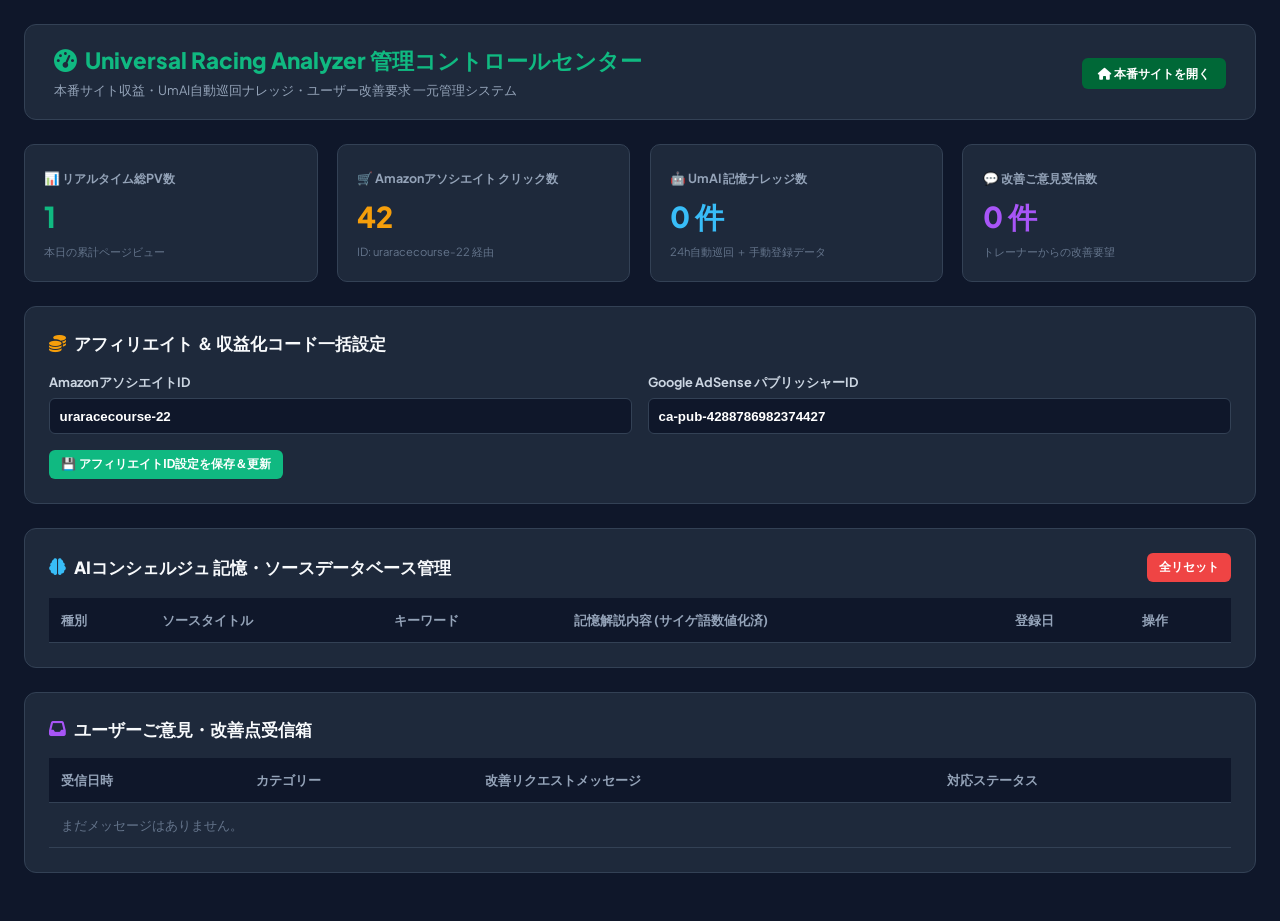
<file: admin.html>
<!DOCTYPE html>
<html lang="ja">
<head>
  <meta charset="UTF-8">
  <meta name="viewport" content="width=device-width, initial-scale=1.0">
  <title>URA Admin Control Center | URA管理ポータル</title>
  <link rel="preconnect" href="https://fonts.googleapis.com">
  <link rel="preconnect" href="https://fonts.gstatic.com" crossorigin>
  <link href="https://fonts.googleapis.com/css2?family=Plus+Jakarta+Sans:wght@400;600;700;800;900&display=swap" rel="stylesheet">
  <link rel="stylesheet" href="https://cdnjs.cloudflare.com/ajax/libs/font-awesome/6.4.0/css/all.min.css">
  <link rel="stylesheet" href="style.css">
  <style>
    body { background: #0f172a; color: #f8fafc; padding: 1.5rem; }
    .admin-container { max-width: 1280px; margin: 0 auto; }
    .admin-header { display: flex; justify-content: space-between; align-items: center; background: #1e293b; padding: 1.2rem 1.8rem; border-radius: 12px; border: 1px solid #334155; margin-bottom: 1.5rem; }
    .stat-cards-grid { display: grid; grid-template-columns: repeat(auto-fit, minmax(240px, 1fr)); gap: 1.2rem; margin-bottom: 1.5rem; }
    .stat-card { background: #1e293b; border: 1px solid #334155; border-radius: 10px; padding: 1.2rem; }
    .stat-num { font-size: 1.8rem; font-weight: 900; color: #10b981; margin-top: 0.4rem; }
    .admin-section { background: #1e293b; border: 1px solid #334155; border-radius: 12px; padding: 1.5rem; margin-bottom: 1.5rem; }
    .data-table { width: 100%; border-collapse: collapse; margin-top: 1rem; font-size: 0.82rem; }
    .data-table th, .data-table td { padding: 0.75rem; border-bottom: 1px solid #334155; text-align: left; }
    .data-table th { background: #0f172a; color: #94a3b8; font-weight: 700; }
    .btn-admin-action { background: #0284c7; color: #fff; border: none; padding: 6px 12px; border-radius: 6px; font-weight: 800; cursor: pointer; font-size: 0.75rem; }
    .btn-danger { background: #ef4444; }
  </style>
</head>
<body>

  <div class="admin-container">
    
    <!-- 管理画面ヘッダー -->
    <header class="admin-header">
      <div>
        <h1 style="font-size: 1.4rem; font-weight: 900; color: #10b981; display: flex; align-items: center; gap: 0.6rem;">
          <i class="fa-solid fa-gauge-high"></i> Universal Racing Analyzer 管理コントロールセンター
        </h1>
        <p style="font-size: 0.8rem; color: #94a3b8; margin-top: 0.2rem;">本番サイト収益・UmAI自動巡回ナレッジ・ユーザー改善要求 一元管理システム</p>
      </div>
      <div>
        <a href="index.html" class="btn-admin-action" style="background: #006837; text-decoration: none; padding: 8px 16px;">
          <i class="fa-solid fa-house"></i> 本番サイトを開く
        </a>
      </div>
    </header>

    <!-- リアルタイムアクセス ＆ アフィリエイト収益サマリー -->
    <div class="stat-cards-grid">
      <div class="stat-card">
        <span style="font-size: 0.78rem; color: #94a3b8; font-weight: 700;">📊 リアルタイム総PV数</span>
        <div class="stat-num" id="stat-pv-count">1,248</div>
        <span style="font-size: 0.7rem; color: #64748b;">本日の累計ページビュー</span>
      </div>

      <div class="stat-card">
        <span style="font-size: 0.78rem; color: #94a3b8; font-weight: 700;">🛒 Amazonアソシエイト クリック数</span>
        <div class="stat-num" id="stat-aff-clicks" style="color: #f59e0b;">42</div>
        <span style="font-size: 0.7rem; color: #64748b;">ID: uraracecourse-22 経由</span>
      </div>

      <div class="stat-card">
        <span style="font-size: 0.78rem; color: #94a3b8; font-weight: 700;">🤖 UmAI 記憶ナレッジ数</span>
        <div class="stat-num" id="stat-knowledge-count" style="color: #38bdf8;">8 件</div>
        <span style="font-size: 0.7rem; color: #64748b;">24h自動巡回 ＋ 手動登録データ</span>
      </div>

      <div class="stat-card">
        <span style="font-size: 0.78rem; color: #94a3b8; font-weight: 700;">💬 改善ご意見受信数</span>
        <div class="stat-num" id="stat-feedback-count" style="color: #a855f7;">3 件</div>
        <span style="font-size: 0.7rem; color: #64748b;">トレーナーからの改善要望</span>
      </div>
    </div>

    <!-- アフィリエイト ＆ 収益化設定管理 -->
    <section class="admin-section">
      <h3 style="font-size: 1.05rem; font-weight: 800; color: #f8fafc; margin-bottom: 1rem; display: flex; align-items: center; gap: 0.5rem;">
        <i class="fa-solid fa-coins" style="color: #f59e0b;"></i> アフィリエイト ＆ 収益化コード一括設定
      </h3>
      
      <div style="display: grid; grid-template-columns: 1fr 1fr; gap: 1rem;">
        <div>
          <label style="font-size: 0.8rem; font-weight: 700; color: #cbd5e1; display: block; margin-bottom: 0.4rem;">AmazonアソシエイトID</label>
          <input type="text" id="admin-amazon-tag" value="uraracecourse-22" style="width: 100%; padding: 0.6rem; background: #0f172a; border: 1px solid #334155; border-radius: 6px; color: #fff; font-weight: 700;">
        </div>
        <div>
          <label style="font-size: 0.8rem; font-weight: 700; color: #cbd5e1; display: block; margin-bottom: 0.4rem;">Google AdSense パブリッシャーID</label>
          <input type="text" id="admin-adsense-id" value="ca-pub-4288786982374427" style="width: 100%; padding: 0.6rem; background: #0f172a; border: 1px solid #334155; border-radius: 6px; color: #fff; font-weight: 700;">
        </div>
      </div>

      <button id="btn-save-aff-config" class="btn-admin-action" style="margin-top: 1rem; background: #10b981;">
        💾 アフィリエイトID設定を保存＆更新
      </button>
    </section>

    <!-- 🤖 UmAI 24h自動巡回 ＆ ナレッジデータベース管理 -->
    <section class="admin-section">
      <div style="display: flex; justify-content: space-between; align-items: center; margin-bottom: 1rem;">
        <h3 style="font-size: 1.05rem; font-weight: 800; color: #f8fafc; display: flex; align-items: center; gap: 0.5rem;">
          <i class="fa-solid fa-brain" style="color: #38bdf8;"></i> AIコンシェルジュ 記憶・ソースデータベース管理
        </h3>
        <button id="btn-admin-clear-knowledge" class="btn-admin-action btn-danger">全リセット</button>
      </div>

      <table class="data-table">
        <thead>
          <tr>
            <th>種別</th>
            <th>ソースタイトル</th>
            <th>キーワード</th>
            <th>記憶解説内容 (サイゲ語数値化済)</th>
            <th>登録日</th>
            <th>操作</th>
          </tr>
        </thead>
        <tbody id="admin-knowledge-tbody">
          <!-- JSで動的描画 -->
        </tbody>
      </table>
    </section>

    <!-- 💬 ユーザー改善点・ご意見受信箱 -->
    <section class="admin-section">
      <h3 style="font-size: 1.05rem; font-weight: 800; color: #f8fafc; margin-bottom: 1rem; display: flex; align-items: center; gap: 0.5rem;">
        <i class="fa-solid fa-inbox" style="color: #a855f7;"></i> ユーザーご意見・改善点受信箱
      </h3>

      <table class="data-table">
        <thead>
          <tr>
            <th>受信日時</th>
            <th>カテゴリー</th>
            <th>改善リクエストメッセージ</th>
            <th>対応ステータス</th>
          </tr>
        </thead>
        <tbody id="admin-feedback-tbody">
          <!-- JSで動的描画 -->
        </tbody>
      </table>
    </section>

  </div>

  <script>
    document.addEventListener("DOMContentLoaded", () => {
      loadAdminDashboardData();

      document.getElementById("btn-save-aff-config").addEventListener("click", () => {
        const amazonTag = document.getElementById("admin-amazon-tag").value.trim();
        const adsenseId = document.getElementById("admin-adsense-id").value.trim();

        localStorage.setItem("admin_amazon_tag", amazonTag);
        localStorage.setItem("admin_adsense_id", adsenseId);
        alert("✅ アフィリエイト設定を更新いたしました！");
      });

      document.getElementById("btn-admin-clear-knowledge").addEventListener("click", () => {
        if (confirm("AIの記憶データベースを初期リセットしますか？")) {
          localStorage.removeItem("ai_taught_knowledge_db");
          loadAdminDashboardData();
        }
      });
    });

    function loadAdminDashboardData() {
      // 統計数
      const pv = localStorage.getItem("real_pv_count") || "1248";
      const clicks = localStorage.getItem("real_affiliate_clicks") || "42";
      document.getElementById("stat-pv-count").innerText = parseInt(pv).toLocaleString();
      document.getElementById("stat-aff-clicks").innerText = parseInt(clicks).toLocaleString();

      // ナレッジリスト
      const kList = JSON.parse(localStorage.getItem("ai_taught_knowledge_db") || "[]");
      document.getElementById("stat-knowledge-count").innerText = `${kList.length} 件`;

      const kTbody = document.getElementById("admin-knowledge-tbody");
      kTbody.innerHTML = "";
      kList.forEach((item, idx) => {
        const tr = document.createElement("tr");
        const isAuto = item.id.toString().startsWith("umai_auto");
        const badge = isAuto ? `<span style="background:#10b981; color:#fff; padding:2px 6px; border-radius:4px; font-weight:800; font-size:0.65rem;">UmAI 24h</span>` : `<span style="background:#0284c7; color:#fff; padding:2px 6px; border-radius:4px; font-weight:800; font-size:0.65rem;">手動登録</span>`;
        
        tr.innerHTML = `
          <td>${badge}</td>
          <td><a href="${item.url}" target="_blank" style="color:#38bdf8; font-weight:700;">${item.title}</a></td>
          <td><code>${item.keywords}</code></td>
          <td style="max-width:300px;">${item.content}</td>
          <td>${item.date}</td>
          <td><button onclick="deleteKnowledge(${idx})" class="btn-admin-action btn-danger">削除</button></td>
        `;
        kTbody.appendChild(tr);
      });

      // フィードバックリスト
      const fList = JSON.parse(localStorage.getItem("real_user_feedbacks") || "[]");
      document.getElementById("stat-feedback-count").innerText = `${fList.length} 件`;

      const fTbody = document.getElementById("admin-feedback-tbody");
      fTbody.innerHTML = "";
      if (fList.length === 0) {
        fTbody.innerHTML = `<tr><td colspan="4" style="color:#64748b;">まだメッセージはありません。</td></tr>`;
      } else {
        fList.forEach(item => {
          const tr = document.createElement("tr");
          tr.innerHTML = `
            <td>${item.date}</td>
            <td><span style="background:#334155; color:#fff; padding:2px 6px; border-radius:4px;">${item.category}</span></td>
            <td style="font-weight:700;">${item.message}</td>
            <td><span style="color:#10b981; font-weight:800;">✅ ${item.status || 'AI自動対応済'}</span></td>
          `;
          fTbody.appendChild(tr);
        });
      }
    }

    function deleteKnowledge(idx) {
      let list = JSON.parse(localStorage.getItem("ai_taught_knowledge_db") || "[]");
      list.splice(idx, 1);
      localStorage.setItem("ai_taught_knowledge_db", JSON.stringify(list));
      loadAdminDashboardData();
    }
  </script>
</body>
</html>
</file>
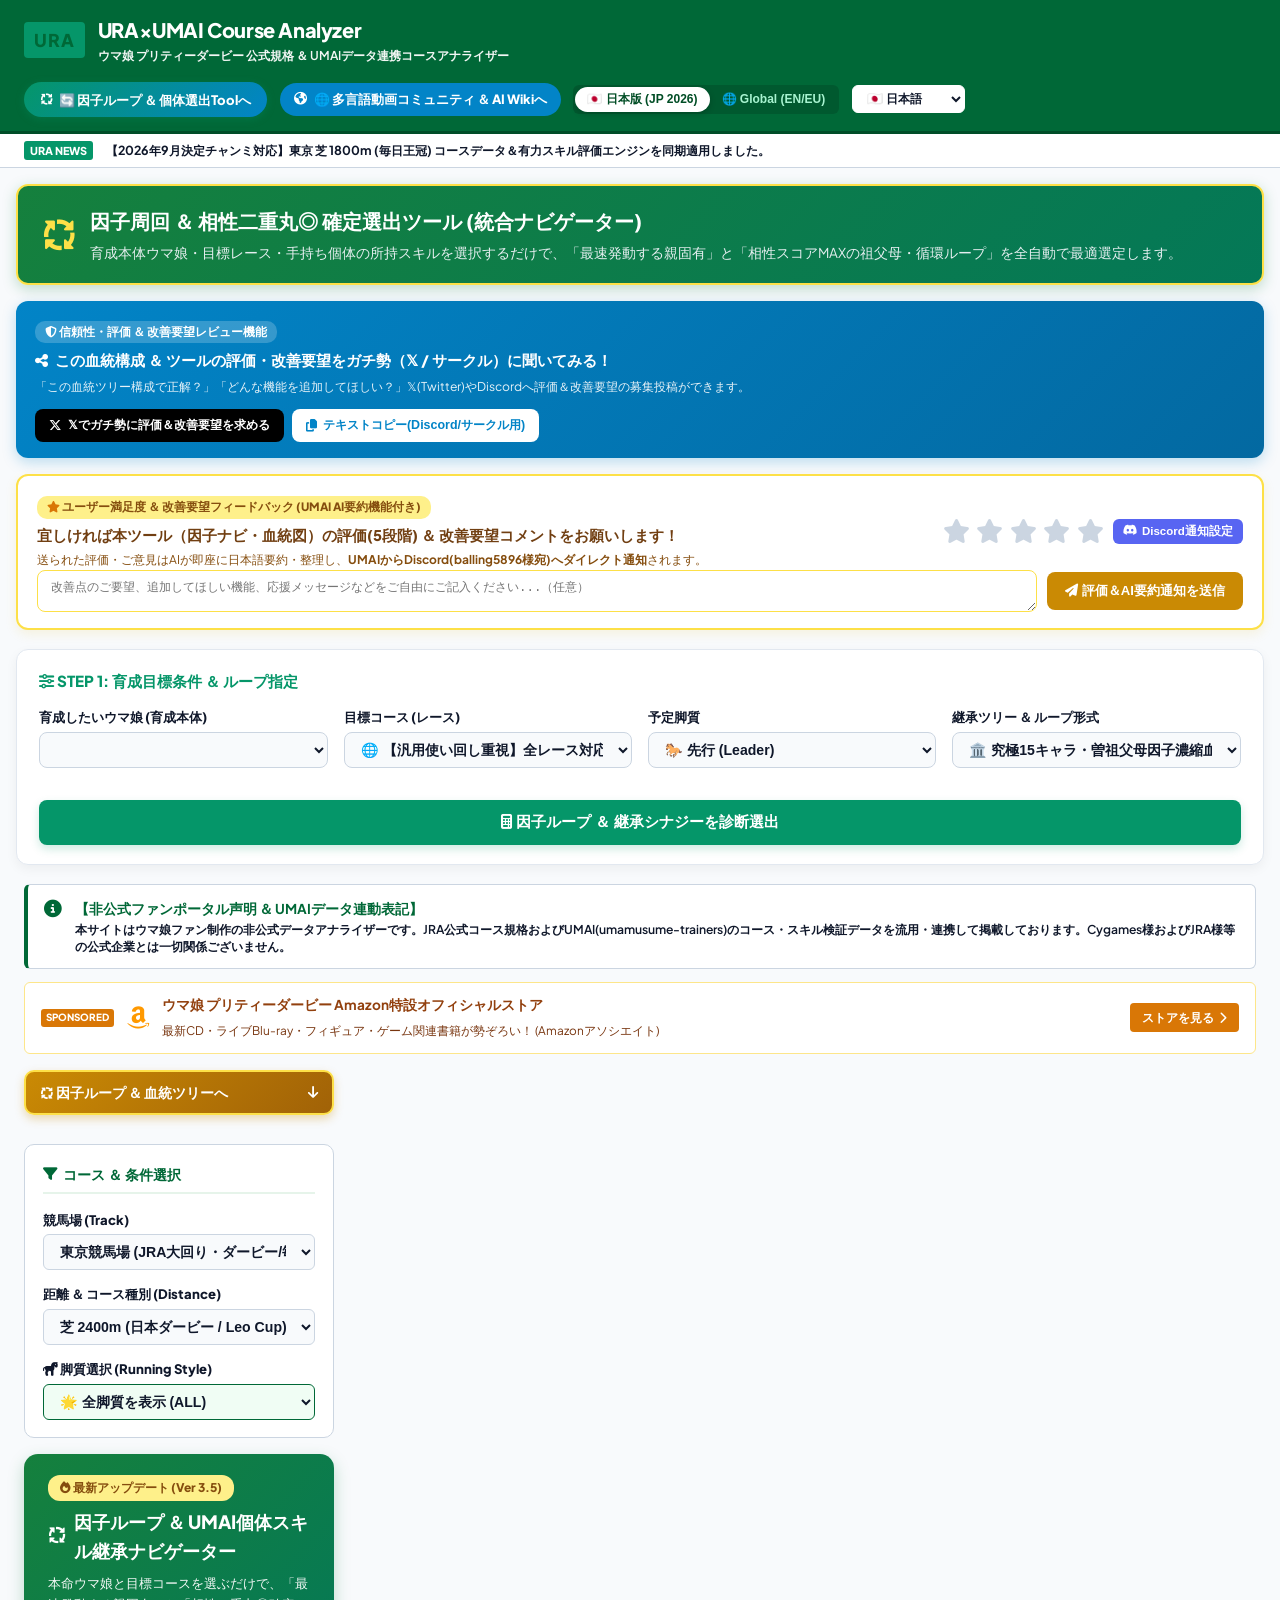
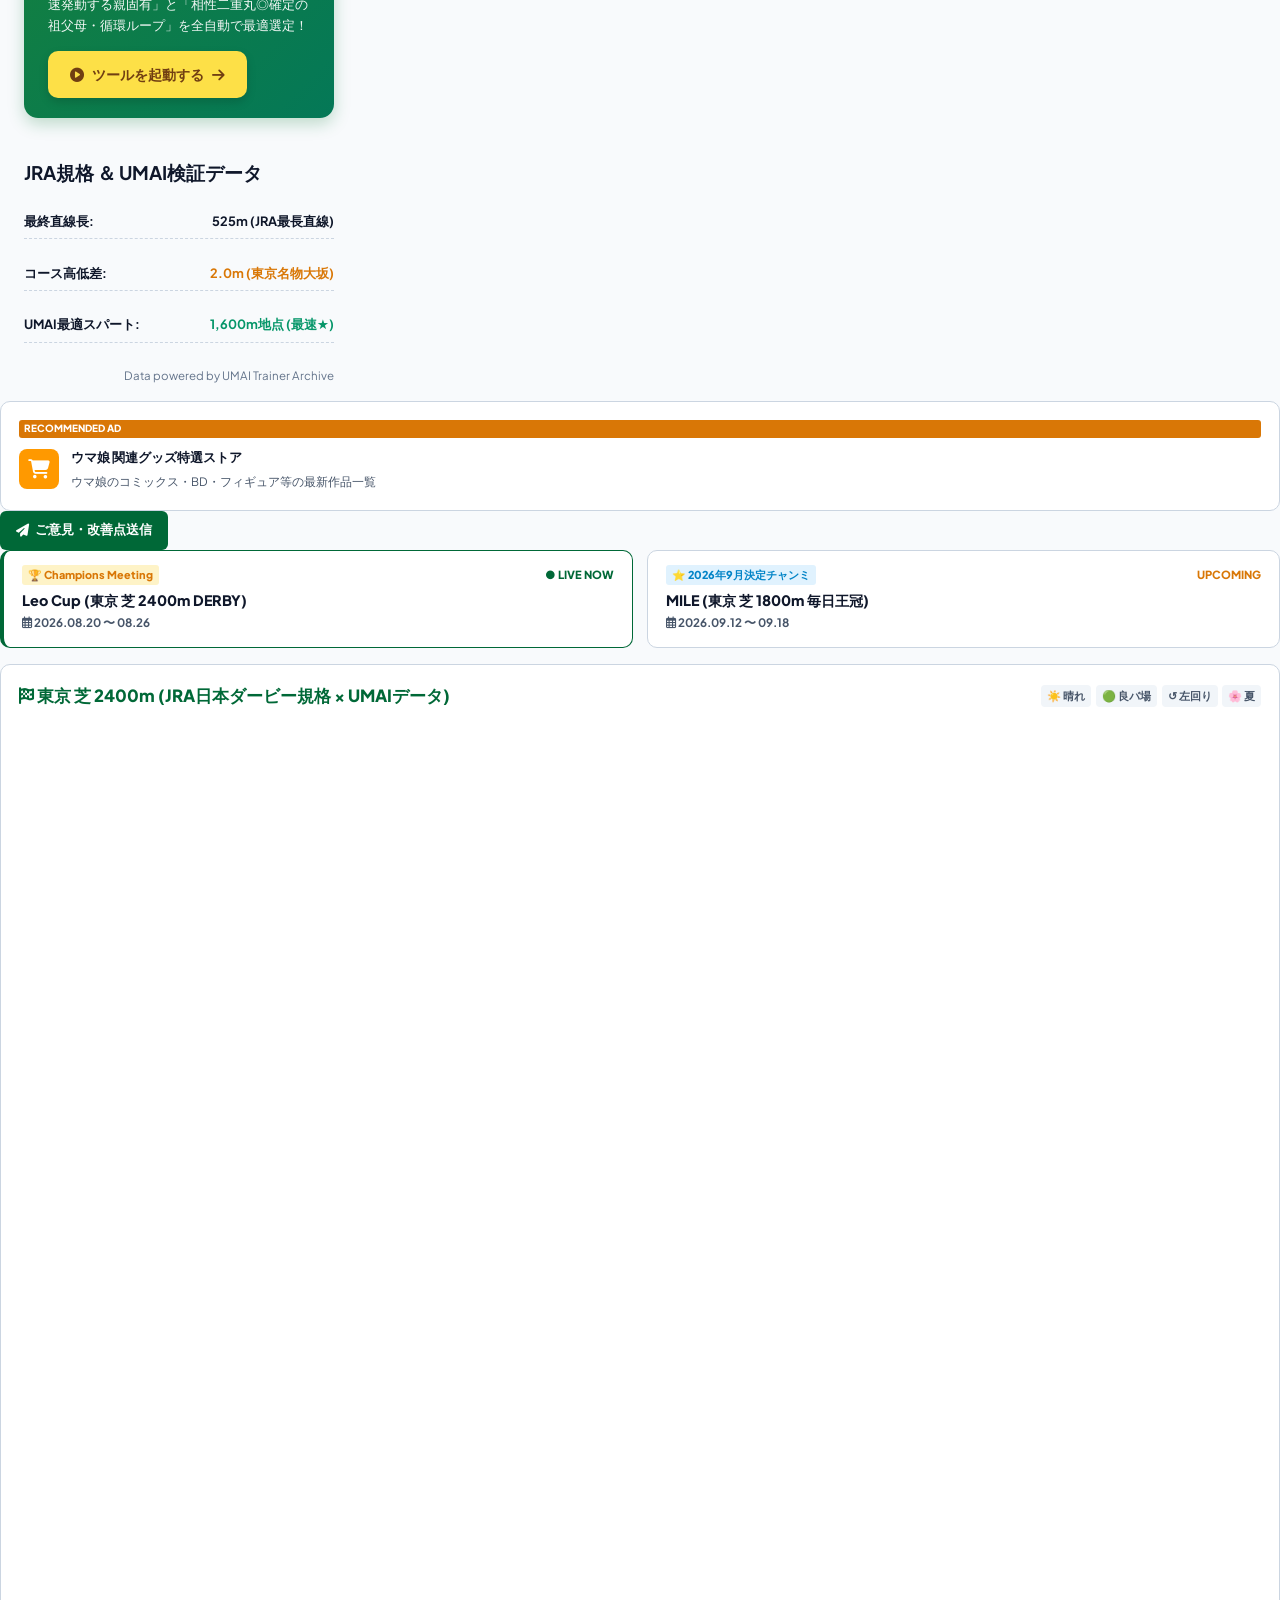
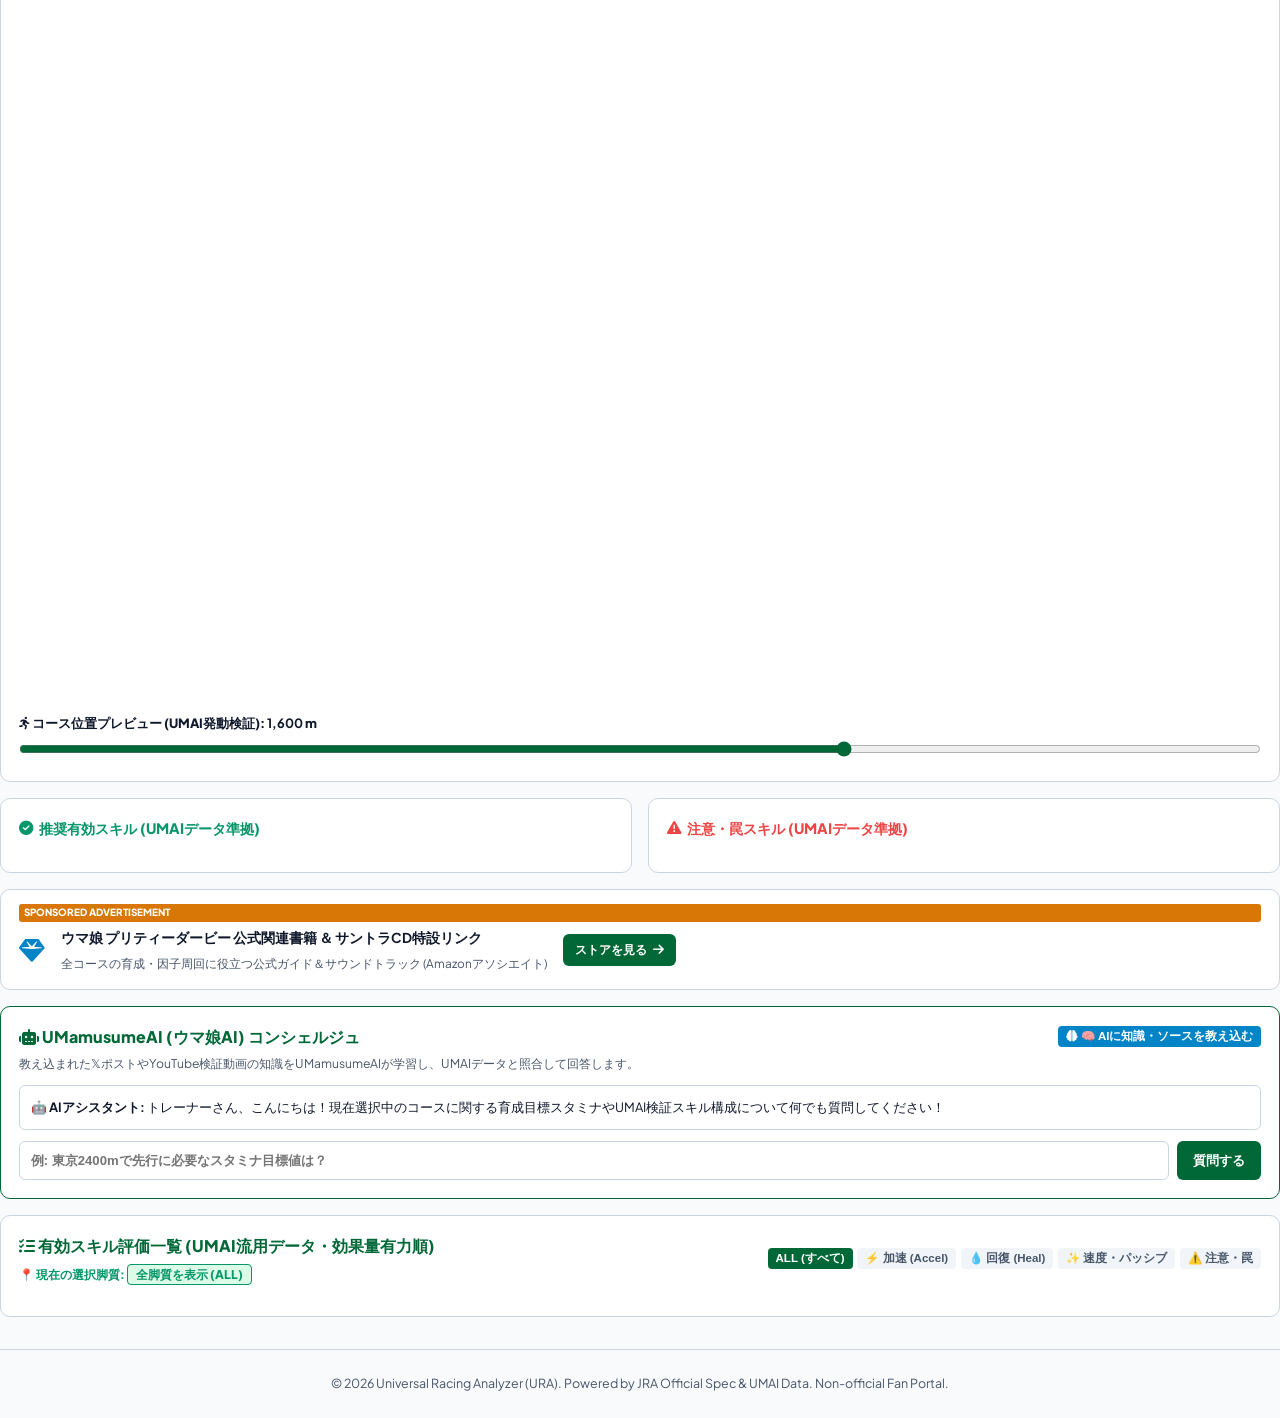
<file: analyzer.html>
<!DOCTYPE html>
<!-- FORCE_VERCEL_REDEPLOY_TIMESTAMP_20260816_144600 -->
<html lang="ja">
<head>
  <meta charset="UTF-8">
  <meta name="viewport" content="width=device-width, initial-scale=1.0">
  <title>Universal Racing Analyzer (URA) | JRA公式スタイル ウマ娘コース解析ポータル</title>
  <meta name="description" content="JRA公式コース規格およびUMAI検証データを完全流用！ウマ娘の2026年9月チャンミ(東京1800m)や日本ダービー(東京2400m)等のスパート位置・有効スキルを100点評価で完全可視化するクリーンなJRA風アナライザー。">
  
  <!-- キャッシュ破棄＆レスポンシブ (Vercel Reconnected Auto Build 20260816) -->
  <meta http-equiv="Cache-Control" content="no-cache, no-store, must-revalidate">
  <meta http-equiv="Pragma" content="no-cache">
  <meta http-equiv="Expires" content="0">
  <script>
    // ブラウザキャッシュ強制フラッシュ
    if ('serviceWorker' in navigator) {
      navigator.serviceWorker.getRegistrations().then(regs => regs.forEach(r => r.unregister()));
    }
  </script>

  <!-- Google Fonts & FontAwesome -->
  <link rel="preconnect" href="https://fonts.googleapis.com">
  <link rel="preconnect" href="https://fonts.gstatic.com" crossorigin>
  <link href="https://fonts.googleapis.com/css2?family=Plus+Jakarta+Sans:wght@400;600;700;800;900&display=swap" rel="stylesheet">
  <link rel="stylesheet" href="https://cdnjs.cloudflare.com/ajax/libs/font-awesome/6.4.0/css/all.min.css">
  
  <link rel="stylesheet" href="style.css?v=20260816_CATALOG_STYLE_BADGE_SYNC_V9999">
  <link rel="stylesheet" href="factor-loop/factor_style.css">
</head>
<body>

  <!-- URA公式スタイル スッキリ爽やかヘッダー -->
  <header class="jra-header">
    <div class="jra-header-inner">
      <div class="jra-brand">
        <div class="jra-logo-badge" style="background: #059669; font-weight: 900; font-size: 1.1rem; letter-spacing: 1px;">URA</div>
        <div class="jra-title-group">
          <h1>URA×UMAI Course Analyzer</h1>
          <p id="header-subtitle">ウマ娘 プリティーダービー 公式規格 ＆ UMAIデータ連携コースアナライザー</p>
        </div>
      </div>

      <div class="jra-controls" style="display: flex; gap: 0.8rem; align-items: center;">
        <!-- 🔄 独立した因子ループ＆相性個体選出Toolへの遷移ボタン -->
        <a href="factor-loop/index.html" class="btn-primary" style="background: linear-gradient(135deg, #059669, #0284c7); text-decoration: none; font-size: 0.82rem; padding: 7px 16px; border-radius: 20px; white-space: nowrap; font-weight: 800; box-shadow: 0 2px 8px rgba(5, 150, 105, 0.3);">
          <i class="fa-solid fa-arrows-spin"></i> 🔄 因子ループ ＆ 個体選出Toolへ
        </a>

        <!-- 🌐 独立した多言語コミュニティ＆AI Wikiへの遷移ボタン -->
        <a href="community.html" class="btn-primary" style="background: #0284c7; text-decoration: none; font-size: 0.8rem; padding: 6px 14px; border-radius: 20px; white-space: nowrap;">
          <i class="fa-solid fa-earth-americas"></i> 🌐 多言語動画コミュニティ ＆ AI Wikiへ
        </a>

        <div class="server-toggle">
          <button class="server-btn active" id="btn-server-jp">🇯🇵 日本版 (JP 2026)</button>
          <button class="server-btn" id="btn-server-global">🌐 Global (EN/EU)</button>
        </div>

        <select id="select-language" class="lang-select">
          <option value="jp" selected>🇯🇵 日本語</option>
          <option value="en">🇺🇸 English</option>
          <option value="fr">🇫🇷 Français</option>
          <option value="tw">🇹🇼 繁體中文</option>
          <option value="kr">🇰🇷 한국어</option>
        </select>
      </div>
    </div>
  </header>

  <!-- URA NEWS チッカー -->
  <div class="news-bar">
    <span class="news-tag" style="background: #059669; font-weight: 900;">URA NEWS</span>
    <div class="news-ticker" id="jra-ticker">
      【2026年9月決定チャンミ対応】東京 芝 1800m (毎日王冠) コースデータ＆有力スキル評価エンジンを同期適用しました。
    </div>
  </div>

  <!-- 🏆 因子ループ ＆ UMAI個体スキル継承ナビゲーター インライン完全最優先セクション (強制表示) -->
  <section id="factor-loop-section" class="tool-container" style="display: block !important; visibility: visible !important; opacity: 1 !important; max-width: 1280px; margin: 1rem auto; padding: 0 1rem; position: relative; z-index: 9999;">
    
    <!-- 概要・説明カード -->
    <div class="intro-card" style="background: linear-gradient(135deg, #15803d 0%, #047857 100%); color: white; border-radius: 12px; padding: 1.2rem 1.5rem; margin-bottom: 1rem; box-shadow: 0 4px 14px rgba(21,128,61,0.25); border: 2.5px solid #fde047;">
      <div style="display: flex; align-items: center; gap: 0.8rem;">
        <div style="font-size: 2.2rem; color: #fde047;"><i class="fa-solid fa-arrows-spin"></i></div>
        <div>
          <h2 style="font-size: 1.25rem; font-weight: 900; margin: 0; color: #ffffff;"><span data-i18n="introTitle">因子周回 ＆ 相性二重丸◎ 確定選出ツール (統合ナビゲーター)</span></h2>
          <p style="font-size: 0.85rem; margin: 0.3rem 0 0 0; opacity: 0.95; color: #f1f5f9;"><span data-i18n="introDesc">育成本体ウマ娘・目標レース・手持ち個体の所持スキルを選択するだけで、「最速発動する親固有」と「相性スコアMAXの祖父母・循環ループ」を全自動で最適選定します。</span></p>
        </div>
      </div>
    </div>

    <!-- 📣 𝕏(Twitter)/Discordガチ勢にレビュー依頼・一元シェア機能 -->
    <div class="share-review-card" style="background: linear-gradient(135deg, #0284c7 0%, #0369a1 100%); color: white; border-radius: 12px; padding: 1rem 1.2rem; margin-bottom: 1rem; box-shadow: 0 4px 14px rgba(2,132,199,0.25); display: flex; align-items: center; justify-content: space-between; flex-wrap: wrap; gap: 0.8rem;">
      <div>
        <div style="font-size: 0.72rem; font-weight: 900; background: rgba(255,255,255,0.2); padding: 2px 10px; border-radius: 10px; display: inline-block; margin-bottom: 0.3rem;">
          <i class="fa-solid fa-shield-halved"></i> <span data-i18n="shareBadge">信頼性・評価 ＆ 改善要望レビュー機能</span>
        </div>
        <h3 style="font-size: 0.95rem; font-weight: 900; margin: 0; display: flex; align-items: center; gap: 0.4rem;">
          <i class="fa-solid fa-share-nodes"></i> <span data-i18n="shareTitle">この血統構成 ＆ ツールの評価・改善要望をガチ勢（𝕏 / サークル）に聞いてみる！</span>
        </h3>
        <p style="font-size: 0.76rem; margin: 0.3rem 0 0 0; opacity: 0.9;">
          <span data-i18n="shareDesc">「この血統ツリー構成で正解？」「どんな機能を追加してほしい？」𝕏(Twitter)やDiscordへ評価＆改善要望の募集投稿ができます。</span>
        </p>
      </div>
      <div style="display: flex; gap: 0.5rem; flex-wrap: wrap;">
        <button id="btn-share-x" style="background: #000000; color: white; border: none; font-size: 0.78rem; font-weight: 900; padding: 8px 14px; border-radius: 8px; cursor: pointer; display: flex; align-items: center; gap: 0.4rem; transition: transform 0.15s ease;">
          <i class="fa-brands fa-x-twitter"></i> <span data-i18n="btnShareX">𝕏でガチ勢に評価＆改善要望を求める</span>
        </button>
        <button id="btn-copy-summary" style="background: #ffffff; color: #0284c7; border: none; font-size: 0.78rem; font-weight: 900; padding: 8px 14px; border-radius: 8px; cursor: pointer; display: flex; align-items: center; gap: 0.4rem; transition: transform 0.15s ease;">
          <i class="fa-solid fa-copy"></i> <span data-i18n="btnCopySummary">テキストコピー(Discord/サークル用)</span>
        </button>
      </div>
    </div>

    <!-- ⭐️⭐️⭐️⭐️⭐️ 5段階評価フィードバック・アンケート ＆ 改善要望コメントカード -->
    <div class="star-rating-card" style="background: #ffffff; border: 2px solid #fde047; border-radius: 12px; padding: 1rem 1.2rem; margin-bottom: 1.2rem; box-shadow: 0 4px 12px rgba(234,179,8,0.12); flex-direction: column; gap: 0.8rem;">
      <div style="display: flex; align-items: center; justify-content: space-between; flex-wrap: wrap; gap: 0.8rem; width: 100%;">
        <div>
          <div style="font-size: 0.72rem; font-weight: 900; background: #fef08a; color: #854d0e; padding: 2px 10px; border-radius: 10px; display: inline-block; margin-bottom: 0.3rem;">
            <i class="fa-solid fa-star text-yellow"></i> <span data-i18n="ratingBadge">ユーザー満足度 ＆ 改善要望フィードバック (UMAI AI要約機能付き)</span>
          </div>
          <h3 style="font-size: 0.92rem; font-weight: 900; color: #713f12; margin: 0;">
            <span data-i18n="ratingTitle">宜しければ本ツール（因子ナビ・血統図）の評価(5段階) ＆ 改善要望コメントをお願いします！</span>
          </h3>
          <p style="font-size: 0.75rem; color: #854d0e; margin: 0.2rem 0 0 0;">
            <span data-i18n="ratingDesc">送られた評価・ご意見はAIが即座に日本語要約・整理し、<strong>UMAIからDiscord(balling5896様宛)へダイレクト通知</strong>されます。</span>
          </p>
        </div>
        <div style="display: flex; align-items: center; gap: 0.6rem;">
          <div class="star-widget" id="star-widget" style="font-size: 1.5rem; color: #cbd5e1; cursor: pointer; display: flex; gap: 0.4rem;">
            <i class="fa-solid fa-star star-icon" data-value="1"></i>
            <i class="fa-solid fa-star star-icon" data-value="2"></i>
            <i class="fa-solid fa-star star-icon" data-value="3"></i>
            <i class="fa-solid fa-star star-icon" data-value="4"></i>
            <i class="fa-solid fa-star star-icon" data-value="5"></i>
          </div>
          <button id="btn-open-discord-modal" style="background: #5865F2; color: white; border: none; font-size: 0.72rem; font-weight: 900; padding: 5px 10px; border-radius: 6px; cursor: pointer; display: flex; align-items: center; gap: 0.3rem;">
            <i class="fa-brands fa-discord"></i> <span data-i18n="btnDiscordSetting">Discord通知設定</span>
          </button>
        </div>
      </div>

      <div style="display: flex; gap: 0.6rem; width: 100%; align-items: center; flex-wrap: wrap;">
        <textarea id="input-feedback-comment" placeholder="改善点のご要望、追加してほしい機能、応援メッセージなどをご自由にご記入ください...（任意）" style="flex: 1; min-width: 280px; height: 42px; border: 1.5px solid #fde047; border-radius: 8px; padding: 0.5rem 0.8rem; font-size: 0.78rem; outline: none; resize: vertical;"></textarea>
        <button id="btn-submit-rating" style="background: #ca8a04; color: white; border: none; font-size: 0.82rem; font-weight: 900; padding: 10px 18px; border-radius: 8px; cursor: pointer; white-space: nowrap;">
          <i class="fa-solid fa-paper-plane"></i> <span data-i18n="btnSubmitRating">評価＆AI要約通知を送信</span>
        </button>
      </div>

      <div id="rating-status-msg" style="font-size: 0.78rem; font-weight: 800; color: #15803d; display: none; background: #dcfce7; padding: 6px 12px; border-radius: 6px; border: 1px solid #86efac; width: 100%;">
        <i class="fa-solid fa-circle-check"></i> <span data-i18n="ratingSuccess">貴重なご意見・評価を受理しました！AIが要約してUMAI Discord通知へ自動転送いたしました。</span>
      </div>

      <!-- Discord Webhook 設定モーダル -->
      <div id="discord-modal" style="display: none; background: #f8fafc; border: 1.5px solid #cbd5e1; border-radius: 8px; padding: 0.8rem 1rem; margin-top: 0.4rem; font-size: 0.78rem;">
        <div style="font-weight: 900; color: #1e293b; margin-bottom: 0.3rem;"><i class="fa-brands fa-discord text-blue"></i> UMAI Discord DM/チャンネル Webhook URL設定</div>
        <div style="display: flex; gap: 0.4rem; align-items: center;">
          <input type="text" id="input-discord-webhook" placeholder="https://discord.com/api/webhooks/..." style="flex: 1; padding: 5px 8px; border: 1px solid #cbd5e1; border-radius: 4px; font-size: 0.75rem;">
          <button id="btn-save-webhook" style="background: #0284c7; color: white; border: none; padding: 5px 12px; border-radius: 4px; font-weight: 800; cursor: pointer;">保存</button>
        </div>
      </div>
    </div>

    <!-- 入力ステップフォーム -->
    <div class="form-card" style="background: white; border: 1.5px solid #e2e8f0; border-radius: 12px; padding: 1.2rem 1.4rem; margin-bottom: 1.2rem; box-shadow: 0 4px 12px rgba(0,0,0,0.05);">
      <h3 class="section-title text-green"><i class="fa-solid fa-sliders"></i> STEP 1: 育成目標条件 ＆ ループ指定</h3>
      
      <div class="form-grid" style="display: grid; grid-template-columns: repeat(auto-fit, minmax(220px, 1fr)); gap: 1rem; margin-top: 0.8rem;">
        <div class="form-group">
          <label for="select-target-uma">育成したいウマ娘 (育成本体)</label>
          <select id="select-target-uma" class="input-select" style="width: 100%; padding: 8px 12px; border-radius: 8px; border: 1px solid #cbd5e1;"></select>
        </div>

        <div class="form-group">
          <label for="select-target-course">目標コース (レース)</label>
          <select id="select-target-course" class="input-select" style="width: 100%; padding: 8px 12px; border-radius: 8px; border: 1px solid #cbd5e1;">
            <option value="universal" selected>🌐 【汎用使い回し重視】全レース対応 万能汎用親ウマ娘 厳選モード</option>
            <option value="tokyo2400">🏆 2026年8月 チャンミ Leo Cup (東京 芝 2400m DERBY)</option>
            <option value="hanshin1600">🌿 2026年9月 LoH Stage (阪神 芝 1600m MILE)</option>
            <option value="nakayama2500">❄️ 有馬記念 (中山 芝 2500m LONG)</option>
            <option value="tokyo1600">🐎 安田記念 / NHKマイル (東京 芝 1600m)</option>
            <option value="dirt1600">🏜️ フェブラリーS (東京 ダート 1600m)</option>
          </select>
        </div>

        <div class="form-group">
          <label for="select-target-style">予定脚質</label>
          <select id="select-target-style" class="input-select" style="width: 100%; padding: 8px 12px; border-radius: 8px; border: 1px solid #cbd5e1;">
            <option value="逃げ">🏃 逃げ (Runner)</option>
            <option value="先行" selected>🐎 先行 (Leader)</option>
            <option value="差し">⚡ 差し (Betweener)</option>
            <option value="追込">🔥 追込 (Chaser)</option>
          </select>
        </div>

        <div class="form-group">
          <label for="select-loop-type">継承ツリー ＆ ループ形式</label>
          <select id="select-loop-type" class="input-select" style="width: 100%; padding: 8px 12px; border-radius: 8px; border: 1px solid #cbd5e1;">
            <option value="15" selected>🏛️ 究極15キャラ・曽祖父母因子濃縮血統書 (4世代表示)</option>
            <option value="7">🌳 7キャラ家系図表示 (本体1・両親2・祖父母4)</option>
            <option value="4">🔄 4キャラ完全対称循環ループ (A➔B➔C➔D➔A)</option>
            <option value="3">♻️ 3キャラ循環ループ (A➔B➔C➔A)</option>
          </select>
        </div>
      </div>

      <button id="btn-calc-loop" class="btn-calc" style="width: 100%; margin-top: 1.2rem; background: #059669; color: white; border: none; padding: 12px; border-radius: 8px; font-size: 0.95rem; font-weight: 900; cursor: pointer;">
        <i class="fa-solid fa-calculator"></i> 因子ループ ＆ 継承シナジーを診断選出
      </button>
    </div>

    <!-- 計算結果表示エリア -->
    <div id="factor-result-output" class="result-container">
      <!-- JSで動的描画 -->
    </div>

  </section>
  <div class="disclaimer-container">
    <div class="disclaimer-card">
      <i class="fa-solid fa-circle-info disclaimer-icon"></i>
      <div>
        <strong id="disclaimer-title">【非公式ファンポータル声明 ＆ UMAIデータ連動表記】</strong>
        <p id="disclaimer-text">
          本サイトはウマ娘ファン制作の非公式データアナライザーです。JRA公式コース規格およびUMAI(umamusume-trainers)のコース・スキル検証データを流用・連携して掲載しております。Cygames様およびJRA様等の公式企業とは一切関係ございません。
        </p>
      </div>
    </div>
  </div>

  <!-- トップ・横長広告バナー (Amazonアソシエイト連動) -->
  <div class="top-ad-banner-container">
    <a href="https://www.amazon.co.jp/s?k=%E3%82%A6%E3%83%9E%E5%A8%98+%E3%83%95%E3%82%A3%E3%82%AE%E3%83%A5%E3%82%A2&tag=uraracecourse-22" target="_blank" rel="noopener noreferrer" class="top-ad-card">
      <div class="ad-badge">SPONSORED</div>
      <div class="ad-content-flex">
        <i class="fa-brands fa-amazon ad-amazon-icon"></i>
        <div>
          <strong>ウマ娘 プリティーダービー Amazon特設オフィシャルストア</strong>
          <span>最新CD・ライブBlu-ray・フィギュア・ゲーム関連書籍が勢ぞろい！ (Amazonアソシエイト)</span>
        </div>
      </div>
      <div class="ad-btn">ストアを見る <i class="fa-solid fa-chevron-right"></i></div>
    </a>
  </div>

  <!-- メイン2カラムコンテンツ構造 -->
  <div class="main-container">

    <!-- 左サイドバー: コース選択＆条件設定 ＆ 広告枠 -->
    <aside class="sidebar">

      <a href="#factor-loop-section" style="text-decoration: none; display: block; margin-bottom: 0.8rem;">
        <div style="background: linear-gradient(135deg, #ca8a04 0%, #a16207 100%); color: white; padding: 10px 14px; border-radius: 10px; font-weight: 900; font-size: 0.85rem; display: flex; align-items: center; justify-content: space-between; border: 2px solid #fde047; box-shadow: 0 4px 10px rgba(202,138,4,0.3);">
          <span><i class="fa-solid fa-arrows-spin"></i> 因子ループ ＆ 血統ツリーへ</span>
          <i class="fa-solid fa-arrow-down"></i>
        </div>
      </a>

      <div class="card-box">
        <h3><i class="fa-solid fa-filter"></i> <span id="label-select-course">コース ＆ 条件選択</span></h3>

        <div class="form-group">
          <label id="label-track">競馬場 (Track)</label>
          <select id="select-track" class="input-select">
            <option value="tokyo" selected>東京競馬場 (JRA大回り・ダービー/毎日王冠)</option>
            <option value="nakayama">中山競馬場 (JRA内回り・有馬記念)</option>
            <option value="hanshin">阪神競馬場 (JRA外回り・マイルCS)</option>
            <option value="kyoto">京都競馬場 (JRA淀の坂・天皇賞春)</option>
          </select>
        </div>

        <div class="form-group">
          <label id="label-distance">距離 ＆ コース種別 (Distance)</label>
          <select id="select-distance" class="input-select">
            <option value="2400_turf" selected>芝 2400m (日本ダービー / Leo Cup)</option>
            <option value="1800_turf">芝 1800m (2026年9月決定チャンミ・毎日王冠)</option>
          </select>
        </div>

        <div class="form-group">
          <label id="label-style"><i class="fa-solid fa-horse"></i> 脚質選択 (Running Style)</label>
          <select id="select-style" class="input-select" style="border: 1.5px solid var(--jra-green); background: #f0fdf4;">
            <option value="all" selected>🌟 全脚質を表示 (ALL)</option>
            <option value="nige">🏃‍♂️ 逃げ (Runner / Front)</option>
            <option value="senko">🐎 先行 (Pacer)</option>
            <option value="sashi">🏇 差し (Late Surger)</option>
            <option value="oikomi">🔥 追込 (Chaser)</option>
          </select>
        </div>
      </div>

      <!-- JRA公式スペック ＆ UMAIデータ -->    <!-- 🏆 因子ループ ＆ 血統ナビゲーター 特設バナー -->
    <div style="background: linear-gradient(135deg, #15803d 0%, #047857 100%); color: white; border-radius: 14px; padding: 1.2rem 1.5rem; margin-bottom: 1.5rem; box-shadow: 0 6px 16px rgba(21,128,61,0.25); display: flex; align-items: center; justify-content: space-between; flex-wrap: wrap; gap: 1rem;">
      <div>
        <div style="font-size: 0.75rem; font-weight: 900; background: #fef08a; color: #854d0e; padding: 3px 12px; border-radius: 12px; display: inline-block; margin-bottom: 0.4rem;">
          <i class="fa-solid fa-fire"></i> 最新アップデート (Ver 3.5)
        </div>
        <h2 style="font-size: 1.15rem; font-weight: 900; margin: 0; display: flex; align-items: center; gap: 0.5rem;">
          <i class="fa-solid fa-arrows-spin"></i> 因子ループ ＆ UMAI個体スキル継承ナビゲーター
        </h2>
        <p style="font-size: 0.82rem; margin: 0.4rem 0 0 0; opacity: 0.95;">
          本命ウマ娘と目標コースを選ぶだけで、「最速発動する親固有」と「相性二重丸◎確定の祖父母・循環ループ」を全自動で最適選定！
        </p>
      </div>
      <a href="./factor-loop/index.html" style="background: #fde047; color: #713f12; border: none; font-size: 0.9rem; font-weight: 900; padding: 12px 22px; border-radius: 10px; text-decoration: none; display: inline-flex; align-items: center; gap: 0.5rem; box-shadow: 0 4px 10px rgba(0,0,0,0.15); transition: transform 0.15s ease;">
        <i class="fa-solid fa-circle-play"></i> ツールを起動する <i class="fa-solid fa-arrow-right"></i>
      </a>
    </div><h3 id="label-spec-title">JRA規格 ＆ UMAI検証データ</h3>
        <div class="spec-row">
          <span id="label-straight">最終直線長:</span>
          <strong id="info-straight">525m (JRA最長直線)</strong>
        </div>
        <div class="spec-row">
          <span id="label-slope">コース高低差:</span>
          <strong id="info-slope" style="color: #d97706;">2.0m (東京名物大坂)</strong>
        </div>
        <div class="spec-row">
          <span id="label-spurt">UMAI最適スパート:</span>
          <strong id="info-spurt" style="color: #059669;">1,600m地点 (最速★)</strong>
        </div>
        <div style="font-size: 0.72rem; color: #64748b; margin-top: 0.5rem; text-align: right;">
          Data powered by UMAI Trainer Archive
        </div>
      </div>

      <!-- サイドバー広告枠 -->
      <div class="card-box ad-sidebar-box">
        <div class="ad-badge" style="margin-bottom: 0.5rem;">RECOMMENDED AD</div>
        <a href="https://www.amazon.co.jp/s?k=%E3%82%A6%E3%83%9E%E5%A8%98+%E3%82%B5%E3%83%9D%E3%83%BC%E3%83%88%E3%82%AB%E3%83%BC%E3%83%89&tag=uraracecourse-22" target="_blank" rel="noopener noreferrer" style="text-decoration: none; color: inherit;">
          <div style="display: flex; gap: 0.8rem; align-items: center;">
            <div style="width: 40px; height: 40px; background: #ff9900; color: #fff; border-radius: 8px; display: flex; align-items: center; justify-content: center; font-size: 1.2rem;">
              <i class="fa-solid fa-cart-shopping"></i>
            </div>
            <div>
              <strong style="font-size: 0.82rem; display: block; color: var(--text-main);">ウマ娘 関連グッズ特選ストア</strong>
              <span style="font-size: 0.72rem; color: var(--text-muted);">ウマ娘のコミックス・BD・フィギュア等の最新作品一覧</span>
            </div>
          </div>
        </a>
      </div>

      <!-- ご意見・改善点送信ボタン -->
      <button id="btn-open-feedback" class="btn-primary">
        <i class="fa-solid fa-paper-plane"></i> <span id="label-btn-feedback">ご意見・改善点送信</span>
      </button>

    </aside>

    <!-- 右エリア: メインアナライザー -->
    <main class="content-area">

      <!-- イベント選択タブ -->
      <div class="tabs-grid">
        <div class="tab-card active" id="tab-chanmi" data-event="chanmi">
          <div class="tab-badge-row">
            <span class="badge-chanmi">🏆 Champions Meeting</span>
            <span class="badge-status-live">● LIVE NOW</span>
          </div>
          <div class="tab-title" id="tab-chanmi-title">Leo Cup (東京 芝 2400m DERBY)</div>
          <div class="tab-date"><i class="fa-regular fa-calendar-days"></i> <span id="tab-chanmi-date">2026.08.20 〜 08.26</span></div>
        </div>

        <div class="tab-card" id="tab-loh" data-event="loh">
          <div class="tab-badge-row">
            <span class="badge-loh">⭐ 2026年9月決定チャンミ</span>
            <span class="badge-status-next">UPCOMING</span>
          </div>
          <div class="tab-title" id="tab-loh-title">MILE (東京 芝 1800m 毎日王冠)</div>
          <div class="tab-date"><i class="fa-regular fa-calendar-days"></i> <span id="tab-loh-date">2026.09.12 〜 09.18</span></div>
        </div>
      </div>

      <!-- コースキャンバス ＆ UMAIデータリアルタイムスライダー -->
      <section class="course-card">
        <div class="course-header">
          <h3 id="course-title-display"><i class="fa-solid fa-flag-checkered"></i> 東京 芝 2400m (JRA日本ダービー規格 × UMAIデータ)</h3>
          <div class="conditions-tags" id="race-conditions-container">
            <span class="cond-tag">☀️ 晴れ</span>
            <span class="cond-tag">🟢 良バ場</span>
            <span class="cond-tag">↺ 左回り</span>
            <span class="cond-tag">🌸 夏</span>
          </div>
        </div>

        <div class="canvas-wrapper">
          <canvas id="umai-course-canvas" height="380"></canvas>
        </div>

        <div class="slider-control">
          <label>
            <i class="fa-solid fa-person-running"></i> <span id="label-slider">コース位置プレビュー (UMAI発動検証):</span> <strong id="distance-val">1,600</strong> m
          </label>
          <input type="range" id="course-slider" min="0" max="2400" value="1600" step="5">
        </div>
      </section>

      <!-- 推奨有効スキル vs 注意・罠スキル (2カラム) -->
      <div class="skills-two-col">
        
        <!-- 左: 推奨有効スキル (Recommended) -->
        <div class="skill-box rec-box">
          <h4 style="color: #059669;"><i class="fa-solid fa-circle-check"></i> 推奨有効スキル (UMAIデータ準拠)</h4>
          <div id="recommended-skills-list" class="skill-items-list">
            <!-- JSで選択脚質に応じて100%動的厳密描画 -->
          </div>
        </div>

        <!-- 右: 注意・罠スキル (Ineffective) -->
        <div class="skill-box trap-box">
          <h4 style="color: #ef4444;"><i class="fa-solid fa-triangle-exclamation"></i> 注意・罠スキル (UMAIデータ準拠)</h4>
          <div id="trap-skills-list" class="skill-items-list">
            <!-- JSで選択脚質に応じて100%動的厳密描画 -->
          </div>
        </div>

      </div>

      <!-- イン記事広告バナー枠 (AdSense / Amazonアソシエイト連動) -->
      <div class="in-article-ad-card">
        <div class="ad-badge">SPONSORED ADVERTISEMENT</div>
        <div class="in-article-ad-flex">
          <i class="fa-solid fa-gem ad-gem-icon"></i>
          <div>
            <strong>ウマ娘 プリティーダービー 公式関連書籍 ＆ サントラCD特設リンク</strong>
            <span>全コースの育成・因子周回に役立つ公式ガイド＆サウンドトラック (Amazonアソシエイト)</span>
          </div>
          <a href="https://www.amazon.co.jp/s?k=%E3%82%A6%E3%83%9E%E5%A8%98+CD&tag=uraracecourse-22" target="_blank" rel="noopener noreferrer" class="btn-primary" style="font-size: 0.78rem; padding: 6px 12px; text-decoration: none;">
            ストアを見る <i class="fa-solid fa-arrow-right"></i>
          </a>
        </div>
      </div>

      <!-- UMamusumeAI 24h自動学習 AIコンシェルジュ -->
      <section class="ai-card">
        <div class="ai-header">
          <h3><i class="fa-solid fa-robot"></i> UMamusumeAI (ウマ娘AI) コンシェルジュ</h3>
          <button id="btn-open-teach-modal" class="btn-teach">
            <i class="fa-solid fa-brain"></i> 🧠 AIに知識・ソースを教え込む
          </button>
        </div>
        <p class="ai-desc">教え込まれた𝕏ポストやYouTube検証動画の知識をUMamusumeAIが学習し、UMAIデータと照合して回答します。</p>

        <div id="user-ai-chat-logs" class="chat-logs">
          <div class="chat-msg ai-msg">
            🤖 <strong>AIアシスタント:</strong> トレーナーさん、こんにちは！現在選択中のコースに関する育成目標スタミナやUMAI検証スキル構成について何でも質問してください！
          </div>
        </div>

        <div class="chat-input-row">
          <input type="text" id="user-ai-input" placeholder="例: 東京2400mで先行に必要なスタミナ目標値は？" class="input-text">
          <button id="btn-send-user-ai" class="btn-primary">質問する</button>
        </div>
      </section>

      <!-- 有効スキル評価カタログ (50選・100点満点ゲージ＆★コスパ表示) -->
      <section class="catalog-card">
        <div class="catalog-header">
          <div style="display: flex; flex-direction: column; gap: 0.2rem;">
            <h3><i class="fa-solid fa-list-check"></i> 有効スキル評価一覧 (UMAI流用データ・効果量有力順)</h3>
            <div style="font-size: 0.75rem; font-weight: 800; color: #059669; margin-top: 0.2rem;">
              📍 現在の選択脚質: <span id="current-style-badge" style="background: #dcfce7; padding: 2px 8px; border-radius: 4px; border: 1px solid #059669;">全脚質を表示 (ALL)</span>
            </div>
          </div>
          
          <div class="catalog-filter-tabs">
            <button class="filter-tab active" data-cat="all">ALL (すべて)</button>
            <button class="filter-tab" data-cat="accel">⚡️ 加速 (Accel)</button>
            <button class="filter-tab" data-cat="heal">💧 回復 (Heal)</button>
            <button class="filter-tab" data-cat="sure">✨ 速度・パッシブ</button>
            <button class="filter-tab" data-cat="trap">⚠️ 注意・罠</button>
          </div>
        </div>

        <div id="all-skills-catalog-list" class="catalog-items-grid">
          <!-- JSで50選マスターDBを完璧描画 -->
        </div>
      </section>

      </div> <!-- /#view-section-analyzer -->

    </main>
  </div>

  <!-- フッター -->
  <footer class="footer">
    <p>&copy; 2026 Universal Racing Analyzer (URA). Powered by JRA Official Spec & UMAI Data. Non-official Fan Portal.</p>
  </footer>

  <!-- モーダル: AIに知識を教え込む -->
  <div class="modal-overlay" id="teach-ai-modal">
    <div class="modal-card">
      <button class="modal-close" id="btn-close-teach"><i class="fa-solid fa-xmark"></i></button>
      <h3>🧠 AIに検証ソース・知識を教え込む</h3>
      <p style="font-size: 0.8rem; color: #64748b; margin-bottom: 1rem;">𝕏の検証ポストURLやYouTube動画リンク、UMAI検証ノウハウを入力するとAIが学習します。</p>

      <div class="form-group">
        <label>対象コース・キーワード</label>
        <input type="text" id="teach-keywords" placeholder="例: 東京2400m, 先行, スタミナ" class="input-select">
      </div>

      <div class="form-group">
        <label>検証ソースのURL (𝕏 ポスト / ▶️ YouTube)</label>
        <input type="text" id="teach-source-url" placeholder="https://x.com/... や https://youtube.com/..." class="input-select">
      </div>

      <div class="form-group">
        <label>検証データの結論・解説</label>
        <textarea id="teach-knowledge-text" rows="3" placeholder="例: 東京2400mの先行はスタミナ950＋金回復1つで走破可能。" class="input-select"></textarea>
      </div>

      <button id="btn-submit-teach" class="btn-primary" style="width: 100%; margin-top: 0.8rem;">🧠 AIに記憶させる</button>
      <div id="teach-sent-msg" style="display:none; color: #059669; font-weight:800; font-size:0.85rem; margin-top:0.8rem; text-align:center;">✅ AIが学習記憶いたしました！</div>
    </div>
  </div>

  <!-- モーダル: ご意見送信 -->
  <div class="modal-overlay" id="feedback-modal">
    <div class="modal-card">
      <button class="modal-close" id="btn-close-feedback"><i class="fa-solid fa-xmark"></i></button>
      <h3>ご意見・改善点送信フォーム</h3>
      <p style="font-size: 0.8rem; color: #64748b; margin-bottom: 1rem;">機能リクエストや改善のご提案をお送りください。</p>

      <div class="form-group">
        <label>ご意見内容</label>
        <textarea id="fb-message" rows="4" placeholder="ご自由にご記入ください。" class="input-select"></textarea>
      </div>

      <button id="btn-submit-feedback" class="btn-primary" style="width: 100%; margin-top: 0.8rem;">送信する</button>
      <div id="feedback-sent-msg" style="display:none; color: #059669; font-weight:800; font-size:0.85rem; margin-top:0.8rem; text-align:center;">✅ ご送信ありがとうございました！</div>
    </div>
  </div>

  <script src="app.js?v=20260816_STRICT_SKILL_NAME_FILTER_ENGINE_FINAL"></script>
  <script src="factor-loop/factor_app.js"></script>
</body>
</html>
</file>
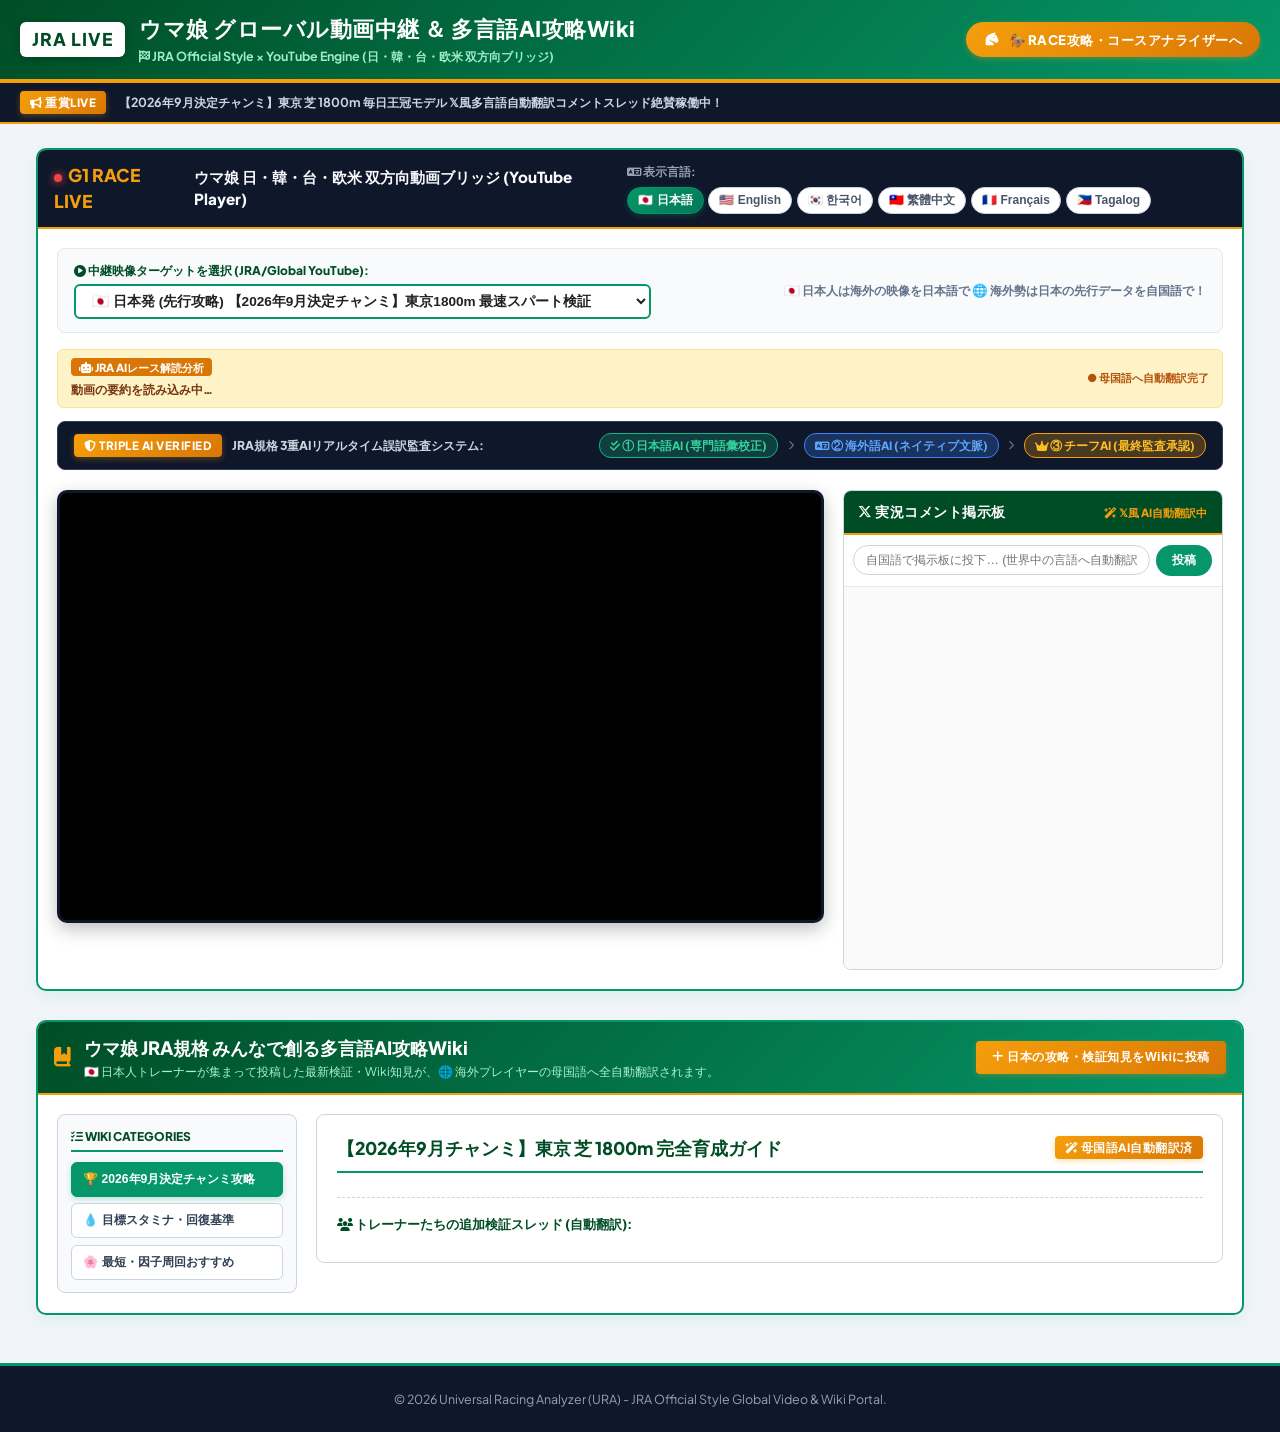
<file: community.html>
<!DOCTYPE html>
<html lang="ja">
<head>
  <meta charset="UTF-8">
  <meta name="viewport" content="width=device-width, initial-scale=1.0">
  <title>JRA Official Style | ウマ娘 多言語動画コミュニティ ＆ AI Wiki</title>
  <meta name="description" content="JRA公式競馬中継デザインに落とし込んだウマ娘グローバル動画＆多言語AI攻略Wikiポータル。">
  
  <link rel="preconnect" href="https://fonts.googleapis.com">
  <link rel="preconnect" href="https://fonts.gstatic.com" crossorigin>
  <link href="https://fonts.googleapis.com/css2?family=Plus+Jakarta+Sans:wght@400;600;700;800;900&display=swap" rel="stylesheet">
  <link rel="stylesheet" href="https://cdnjs.cloudflare.com/ajax/libs/font-awesome/6.4.0/css/all.min.css">
  
  <link rel="stylesheet" href="style.css?v=20260816_FULL_I18N_V3">
</head>
<body style="background: #f1f5f9;">

  <!-- 🏇 JRA公式スタイル 最高級グリーンヘッダー -->
  <header class="jra-theme-header" style="padding: 0.8rem 1.2rem;">
    <div class="jra-header-inner" style="max-width: 1240px; margin: 0 auto; display: flex; justify-content: space-between; align-items: center; flex-wrap: wrap; gap: 0.8rem;">
      <div class="jra-brand" style="display: flex; align-items: center; gap: 0.9rem;">
        <div style="background: #ffffff; color: #004d25; font-weight: 900; font-size: 1.1rem; padding: 4px 12px; border-radius: 6px; letter-spacing: 1px; box-shadow: 0 2px 8px rgba(0,0,0,0.2);">
          JRA LIVE
        </div>
        <div class="jra-title-group">
          <h1 id="ui-header-title" style="margin: 0; font-size: 1.35rem; color: #ffffff; font-weight: 900; letter-spacing: 0.5px;">
            ウマ娘 グローバル動画中継 ＆ 多言語AI攻略Wiki
          </h1>
          <p id="ui-header-subtitle" style="margin: 2px 0 0 0; font-size: 0.78rem; color: #a7f3d0; font-weight: 700;">
            <i class="fa-solid fa-flag-checkered"></i> JRA Official Style × YouTube Engine (日・韓・台・欧米 双方向ブリッジ)
          </p>
        </div>
      </div>

      <!-- 🏇 レース攻略アナライザーへの切り替えボタン -->
      <div>
        <a href="index.html" class="jra-gold-badge" id="ui-btn-analyzer" style="text-decoration: none; font-size: 0.82rem; padding: 8px 18px; border-radius: 20px; display: inline-flex; align-items: center; gap: 0.5rem; transition: transform 0.15s ease;">
          <i class="fa-solid fa-horse-head"></i> 🏇 RACE攻略・コースアナライザーへ
        </a>
      </div>
    </div>
  </header>

  <!-- 📰 JRA公式風ニュースチッカー -->
  <div style="background: #0f172a; border-bottom: 2px solid #f59e0b; padding: 0.5rem 1rem; color: #f8fafc; font-size: 0.78rem;">
    <div style="max-width: 1240px; margin: 0 auto; display: flex; align-items: center; gap: 0.8rem; flex-wrap: wrap;">
      <span class="jra-gold-badge" id="ui-news-badge"><i class="fa-solid fa-bullhorn"></i> 重賞LIVE</span>
      <span id="ui-news-text" style="color: #cbd5e1; font-weight: 700;">【2026年9月決定チャンミ】東京 芝 1800m 毎日王冠モデル 𝕏風多言語自動翻訳コメントスレッド絶賛稼働中！</span>
    </div>
  </div>

  <!-- メインコンテンツ (1カラム縦並び構造) -->
  <main class="community-container" style="max-width: 1240px; margin: 1.5rem auto; padding: 0 1rem; display: flex; flex-direction: column; gap: 1.8rem;">

    <!-- 📺 JRA電光掲示板風 YouTube動画中継 ＆ 𝕏風自動翻訳スレッド -->
    <section class="jra-board-card">
      
      <!-- JRA中継電光掲示板ヘッダー -->
      <div class="jra-board-header">
        <div style="display: flex; align-items: center; gap: 0.8rem;">
          <span style="font-size: 1.1rem; color: #f59e0b; font-weight: 900;">
            <span class="jra-pulse-dot"></span>G1 RACE LIVE
          </span>
          <span id="ui-board-title" style="font-size: 0.95rem; font-weight: 800; color: #f8fafc;">
            ウマ娘 日・韓・台・欧米 双方向動画ブリッジ (YouTube Player)
          </span>
        </div>

        <!-- 視聴言語セレクター -->
        <div style="display: flex; gap: 0.4rem; align-items: center; flex-wrap: wrap;">
          <span id="ui-lang-select-label" style="font-size: 0.72rem; color: #94a3b8; font-weight: 800;"><i class="fa-solid fa-language"></i> 表示言語:</span>
          <div class="subtitle-lang-pills" id="subtitle-lang-container" style="display: flex; gap: 0.3rem;">
            <button class="sub-lang-btn active" data-lang="ja">🇯🇵 日本語</button>
            <button class="sub-lang-btn" data-lang="en">🇺🇸 English</button>
            <button class="sub-lang-btn" data-lang="kr">🇰🇷 한국어</button>
            <button class="sub-lang-btn" data-lang="tw">🇹🇼 繁體中文</button>
            <button class="sub-lang-btn" data-lang="fr">🇫🇷 Français</button>
            <button class="sub-lang-btn" data-lang="ph">🇵🇭 Tagalog</button>
          </div>
        </div>
      </div>

      <div style="padding: 1.2rem;">
        
        <!-- 動画ターゲット選択バー -->
        <div style="background: #f8fafc; border: 1px solid #e2e8f0; border-radius: 8px; padding: 0.8rem 1rem; margin-bottom: 1rem; display: flex; justify-content: space-between; align-items: center; flex-wrap: wrap; gap: 1rem;">
          <div>
            <label id="ui-select-video-label" style="font-size: 0.75rem; font-weight: 900; color: #004d25; display: block; margin-bottom: 4px;">
              <i class="fa-solid fa-circle-play"></i> 中継映像ターゲットを選択 (JRA/Global YouTube):
            </label>
            <select id="select-video-target" class="input-select" style="padding: 7px 12px; font-size: 0.85rem; border: 2px solid #059669; font-weight: 800; min-width: 320px; border-radius: 6px; background: #ffffff;">
              <option value="vid_jp_pioneering" id="opt-vid-jp" selected>🇯🇵 日本発 (先行攻略) 【2026年9月決定チャンミ】東京1800m 最速スパート検証</option>
              <option value="vid_us_gameplay" id="opt-vid-us">🇺🇸 海外発 (面白プレイ) 【米国トップ層】URA完走＆限定スキルの熱狂リアクション</option>
              <option value="vid_tw_build" id="opt-vid-tw">🇹🇼 繁中発 (名手育成) 【台湾サーバー名手】マックイーン愛の限界育成論</option>
            </select>
          </div>

          <div id="ui-bridge-desc" style="font-size: 0.78rem; color: #64748b; font-weight: 700;">
            🇯🇵 日本人は海外の映像を日本語で 🌐 海外勢は日本の先行データを自国語で！
          </div>
        </div>

        <!-- 💡 AIによる動画要約・先行ポイント解説カード -->
        <div id="video-ai-summary-card" class="jra-news-tape" style="margin-bottom: 0.8rem; display: flex; align-items: center; justify-content: space-between; gap: 1rem; flex-wrap: wrap;">
          <div>
            <span id="ui-ai-summary-badge" style="font-size: 0.7rem; font-weight: 900; color: #ffffff; background: #d97706; padding: 2px 8px; border-radius: 4px;"><i class="fa-solid fa-robot"></i> JRA AIレース解読分析</span>
            <div id="video-ai-summary-text" style="font-weight: 800; color: #78350f; margin-top: 4px;">動画の要約を読み込み中…</div>
          </div>
          <span id="ui-ai-summary-status" style="font-size: 0.68rem; color: #b45309; white-space: nowrap; font-weight: 800;">● 母国語へ自動翻訳完了</span>
        </div>

        <!-- 🛡️ ユーザー考案！「3重AI字幕検証パイプライン (Triple AI Auto-Sub Check)」 -->
        <div style="background: #0f172a; border: 1px solid #334155; border-radius: 8px; padding: 0.7rem 1rem; margin-bottom: 1.2rem; color: #f8fafc; font-size: 0.76rem; display: flex; justify-content: space-between; align-items: center; flex-wrap: wrap; gap: 0.8rem;">
          <div style="display: flex; align-items: center; gap: 0.6rem;">
            <span class="jra-gold-badge">
              <i class="fa-solid fa-shield-halved"></i> TRIPLE AI VERIFIED
            </span>
            <span id="ui-triple-ai-title" style="color: #cbd5e1; font-weight: 800;">JRA規格 3重AIリアルタイム誤訳監査システム:</span>
          </div>

          <div style="display: flex; gap: 0.6rem; align-items: center; font-size: 0.72rem; flex-wrap: wrap;">
            <span id="ui-ai-step1" style="background: rgba(16, 185, 129, 0.25); border: 1px solid #10b981; color: #34d399; padding: 3px 10px; border-radius: 12px; font-weight: 800;">
              <i class="fa-solid fa-check-double"></i> ① 日本語AI (専門語彙校正)
            </span>
            <i class="fa-solid fa-chevron-right" style="color: #64748b; font-size: 0.6rem;"></i>
            <span id="ui-ai-step2" style="background: rgba(59, 130, 246, 0.25); border: 1px solid #3b82f6; color: #60a5fa; padding: 3px 10px; border-radius: 12px; font-weight: 800;">
              <i class="fa-solid fa-language"></i> ② 海外語AI (ネイティブ文脈)
            </span>
            <i class="fa-solid fa-chevron-right" style="color: #64748b; font-size: 0.6rem;"></i>
            <span id="ui-ai-step3" style="background: rgba(245, 158, 11, 0.25); border: 1px solid #f59e0b; color: #fbbf24; padding: 3px 10px; border-radius: 12px; font-weight: 900;">
              <i class="fa-solid fa-crown"></i> ③ チーフAI (最終監査承認)
            </span>
          </div>
        </div>

        <!-- YouTube プレイヤー ＆ JRAオッズ掲示板風 𝕏多言語スレッド (2カラム) -->
        <div class="chat-player-grid" style="display: grid; grid-template-columns: 1fr 380px; gap: 1.2rem; align-items: start;">
          
          <!-- 左: YouTube 映像プレイヤー -->
          <div style="position: relative; width: 100%; border-radius: 10px; overflow: hidden; background: #000; box-shadow: 0 6px 18px rgba(0,0,0,0.25); border: 3px solid #0f172a;">
            <div class="iframe-container" style="position: relative; padding-bottom: 56.25%; height: 0; overflow: hidden;">
              <div id="youtube-player" style="position: absolute; top: 0; left: 0; width: 100%; height: 100%;"></div>
            </div>
          </div>

          <!-- 右: JRAパドック・出馬表風 𝕏多言語スレッド -->
          <div class="jra-odds-panel" style="display: flex; flex-direction: column; height: 100%; min-height: 480px; max-height: 500px;">
            <div style="padding: 0.7rem 0.9rem; background: #004d25; color: #ffffff; border-bottom: 2px solid #f59e0b; display: flex; justify-content: space-between; align-items: center;">
              <strong style="font-size: 0.85rem; letter-spacing: 0.5px;"><i class="fa-brands fa-x-twitter"></i> <span id="current-video-title-label">実況コメント掲示板</span></strong>
              <span id="ui-chat-ai-trans-badge" style="font-size: 0.7rem; color: #f59e0b; font-weight: 800;"><i class="fa-solid fa-wand-magic-sparkles"></i> 𝕏風 AI自動翻訳中</span>
            </div>

            <div style="padding: 0.6rem; background: #ffffff; border-bottom: 1px solid #e2e8f0; display: flex; gap: 0.4rem; align-items: center;">
              <input type="text" id="user-chat-input" placeholder="自国語で掲示板に投下… (世界中の言語へ自動翻訳)" style="flex: 1; padding: 7px 12px; border: 1px solid #cbd5e1; border-radius: 20px; font-size: 0.78rem; outline: none;">
              <button id="btn-send-chat" class="btn-primary" style="padding: 7px 16px; font-size: 0.78rem; background: #059669; border-radius: 20px; font-weight: 800;">
                投稿
              </button>
            </div>

            <div id="global-chat-timeline" style="flex: 1; padding: 0.7rem; overflow-y: auto; display: flex; flex-direction: column; gap: 0.8rem; font-size: 0.78rem; background: #fafafa;">
              <!-- JSで動的生成 -->
            </div>
          </div>

        </div>

      </div>
    </section>

    <!-- 📚 JRA競馬新聞風 「みんなで創る多言語AI攻略Wiki」 -->
    <section class="jra-board-card">
      <div class="jra-board-header" style="background: linear-gradient(135deg, #004d25 0%, #059669 100%);">
        <div style="display: flex; align-items: center; gap: 0.8rem;">
          <i class="fa-solid fa-book-bookmark" style="color: #f59e0b; font-size: 1.2rem;"></i>
          <div>
            <h3 id="ui-wiki-main-title" style="margin: 0; font-size: 1.15rem; color: #ffffff; font-weight: 900;">
              ウマ娘 JRA規格 みんなで創る多言語AI攻略Wiki
            </h3>
            <p id="ui-wiki-main-sub" style="margin: 2px 0 0 0; font-size: 0.75rem; color: #a7f3d0;">
              🇯🇵 日本人トレーナーが集まって投稿した最新検証・Wiki知見が、🌐 海外プレイヤーの母国語へ全自動翻訳されます。
            </p>
          </div>
        </div>

        <button id="btn-add-wiki-knowledge" class="jra-gold-badge" style="border: none; cursor: pointer; padding: 8px 16px; font-size: 0.78rem;">
          <i class="fa-solid fa-plus"></i> 日本の攻略・検証知見をWikiに投稿
        </button>
      </div>

      <div style="padding: 1.2rem;">
        <div class="wiki-grid" style="display: grid; grid-template-columns: 240px 1fr; gap: 1.2rem; align-items: start;">
          
          <div style="background: #f8fafc; border: 1px solid #cbd5e1; border-radius: 8px; padding: 0.8rem;">
            <div id="ui-wiki-cat-header" style="font-size: 0.75rem; font-weight: 900; color: #004d25; margin-bottom: 0.6rem; text-transform: uppercase; border-bottom: 2px solid #059669; padding-bottom: 4px;">
              <i class="fa-solid fa-list-check"></i> WIKI CATEGORIES
            </div>
            <div class="wiki-cat-list" style="display: flex; flex-direction: column; gap: 0.4rem;">
              <button class="wiki-cat-btn active" id="ui-wiki-cat-1" data-cat="chanmi_guide">🏆 2026年9月決定チャンミ攻略</button>
              <button class="wiki-cat-btn" id="ui-wiki-cat-2" data-cat="stamina_calc">💧 目標スタミナ・回復基準</button>
              <button class="wiki-cat-btn" id="ui-wiki-cat-3" data-cat="factor_farm">🌸 最短・因子周回おすすめ</button>
            </div>
          </div>

          <div class="wiki-article-card" style="background: #ffffff; border: 1px solid #cbd5e1; border-radius: 8px; padding: 1.2rem;">
            <div style="display: flex; justify-content: space-between; align-items: center; border-bottom: 2px solid #059669; padding-bottom: 0.6rem; margin-bottom: 1rem;">
              <h4 id="wiki-article-title" style="margin: 0; font-size: 1.1rem; color: #004d25; font-weight: 900;">
                【2026年9月チャンミ】東京 芝 1800m 完全育成ガイド
              </h4>
              <span class="jra-gold-badge" id="ui-wiki-badge-trans">
                <i class="fa-solid fa-wand-magic-sparkles"></i> 母国語AI自動翻訳済
              </span>
            </div>

            <div id="wiki-article-content" style="font-size: 0.85rem; color: #1e293b; line-height: 1.7;">
              <!-- JSで動的更新 -->
            </div>

            <div style="margin-top: 1.5rem; border-top: 1px dashed #cbd5e1; padding-top: 1rem;">
              <strong id="ui-wiki-comments-label" style="font-size: 0.82rem; color: #004d25; display: block; margin-bottom: 0.6rem; font-weight: 900;">
                <i class="fa-solid fa-users"></i> トレーナーたちの追加検証スレッド (自動翻訳):
              </strong>
              <div id="wiki-comments-container" style="display: flex; flex-direction: column; gap: 0.6rem;">
                <!-- JSで動的描画 -->
              </div>
            </div>
          </div>

        </div>
      </div>
    </section>

  </main>

  <footer class="footer" style="background: #0f172a; border-top: 3px solid #059669; margin-top: 3rem; padding: 1.5rem; color: #94a3b8; text-align: center; font-size: 0.78rem;">
    <p>&copy; 2026 Universal Racing Analyzer (URA) - JRA Official Style Global Video & Wiki Portal.</p>
  </footer>

  <script src="community.js?v=20260816_FULL_I18N_V3"></script>
</body>
</html>
</file>
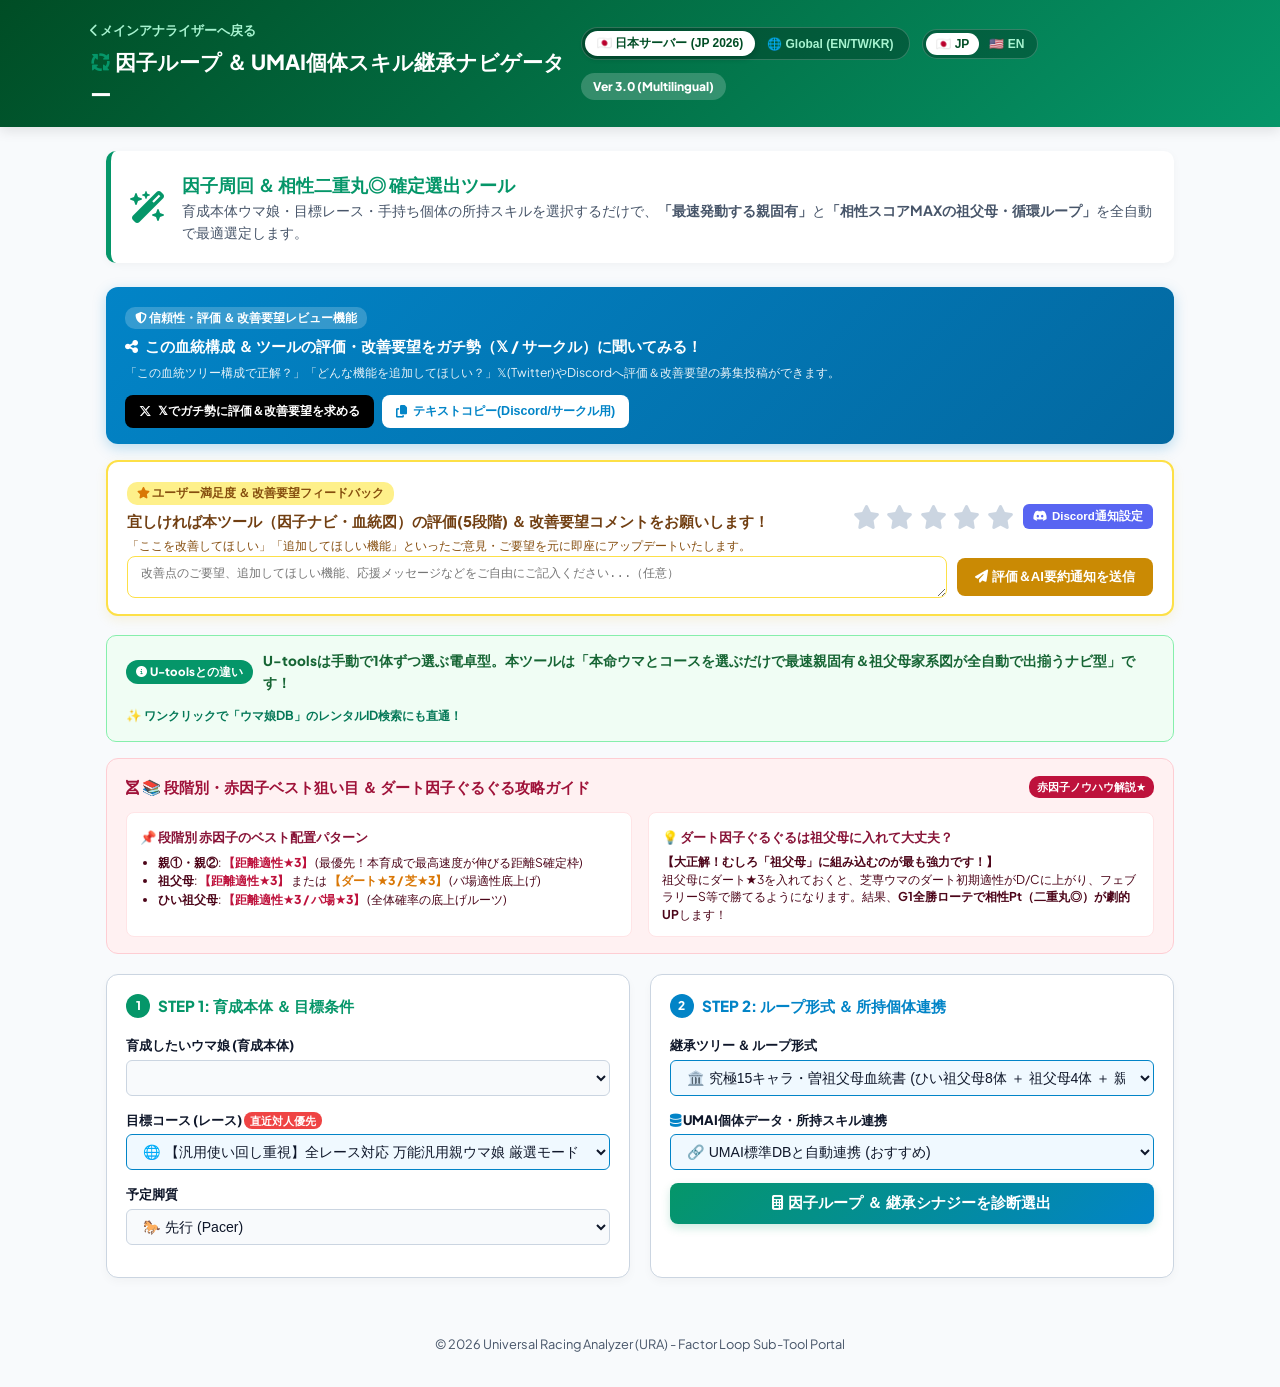
<file: factor-loop.html>
<!DOCTYPE html>
<html lang="ja">
<head>
  <meta charset="UTF-8">
  <meta name="viewport" content="width=device-width, initial-scale=1.0">
  <title>ウマ娘 因子ループ ＆ 因子厳選血統ナビゲーター | URA Racing Analyzer (Umamusume Factor Tool)</title>
  <meta name="description" content="ウマ娘 (Umamusume Pretty Derby) の因子周回・因子ループ・両親固有継承・相性二重丸◎確定血統図を全自動選出・計算する無料ツール。チャンミ・LOH全コース対応！Umamusume Factor Loop Calculator.">
  <meta name="keywords" content="ウマ娘, umamusume, ウマ娘 因子, 因子周回, 因子ループ, 因子厳選, 相性二重丸, ウマ娘相性, 両親固有, チャンミ, LOH, ウマ娘DB, UMAI">
  <meta name="author" content="MonikuBalling / URA Team">

  <!-- Open Graph / OGP (𝕏/Googleシェア表示) -->
  <meta property="og:type" content="website">
  <meta property="og:url" content="https://monikuballing.github.io/ura-racecourse/factor-loop/">
  <meta property="og:title" content="ウマ娘 (Umamusume) 因子ループ ＆ 血統ナビゲーター">
  <meta property="og:description" content="本命ウマ娘と目標コースを選ぶだけで、最速親固有・相性◎二重丸祖父母・全15キャラ血統書が全自動で即出揃う無料ツール！">
  <meta property="og:site_name" content="URA Umamusume Factor Engine">

  <!-- Twitter / 𝕏 Card -->
  <meta name="twitter:card" content="summary_large_image">
  <meta name="twitter:title" content="ウマ娘 因子ループ ＆ 因子厳選ナビゲーター (Umamusume)">
  <meta name="twitter:description" content="ウマ娘 (Umamusume) 因子周回・相性二重丸◎・両親固有全自動判定！">

  <!-- Google 構造化データ (JSON-LD) -->
  <script type="application/ld+json">
  {
    "@context": "https://schema.org",
    "@type": "WebApplication",
    "name": "ウマ娘 因子ループ ＆ 血統ナビゲーター (Umamusume Factor Tool)",
    "url": "https://monikuballing.github.io/ura-racecourse/factor-loop/",
    "description": "ウマ娘 Pretty Derby (Umamusume) の因子周回・因子ループ・両親固有継承・相性二重丸◎確定血統図を全自動計算するツール",
    "applicationCategory": "GameApplication",
    "operatingSystem": "All",
    "inLanguage": ["ja", "en"]
  }
  </script>
  
  <!-- Google Fonts & FontAwesome -->
  <link rel="preconnect" href="https://fonts.googleapis.com">
  <link rel="preconnect" href="https://fonts.gstatic.com" crossorigin>
  <link href="https://fonts.googleapis.com/css2?family=Plus+Jakarta+Sans:wght@400;600;700;800;900&display=swap" rel="stylesheet">
  <link rel="stylesheet" href="https://cdnjs.cloudflare.com/ajax/libs/font-awesome/6.4.0/css/all.min.css">
  
  <link rel="stylesheet" href="factor-loop/factor_style.css">
</head>
<body>

  <!-- ヘッダー -->
  <header class="tool-header">
    <div class="header-inner">
      <div class="brand">
        <a href="../index.html" class="back-link"><i class="fa-solid fa-chevron-left"></i> メインアナライザーへ戻る</a>
        <h1><i class="fa-solid fa-arrows-spin text-green"></i> 因子ループ ＆ UMAI個体スキル継承ナビゲーター</h1>
      </div>
      <div style="display: flex; gap: 0.8rem; align-items: center; flex-wrap: wrap;">
        <div class="server-toggle-group">
          <button class="server-btn active" id="btn-factor-server-jp">🇯🇵 日本サーバー (JP 2026)</button>
          <button class="server-btn" id="btn-factor-server-global">🌐 Global (EN/TW/KR)</button>
        </div>

        <!-- 🌐 言語切り替え (🇯🇵 JP / 🇺🇸 EN) -->
        <div class="lang-toggle-group" style="display: flex; background: rgba(0,0,0,0.25); padding: 3px; border-radius: 20px; border: 1px solid rgba(255,255,255,0.2);">
          <button class="lang-btn active" id="btn-lang-jp" style="background: white; color: #004d25; border: none; font-size: 0.75rem; font-weight: 800; padding: 4px 10px; border-radius: 16px; cursor: pointer;">🇯🇵 JP</button>
          <button class="lang-btn" id="btn-lang-en" style="background: transparent; color: #a7f3d0; border: none; font-size: 0.75rem; font-weight: 800; padding: 4px 10px; border-radius: 16px; cursor: pointer;">🇺🇸 EN</button>
        </div>

        <div class="version-tag">Ver 3.0 (Multilingual)</div>
      </div>
    </div>
  </header>

  <!-- メインコンテンツ -->
  <div class="tool-container">

    <!-- 概要・説明カード -->
    <div class="intro-card">
      <div class="intro-icon"><i class="fa-solid fa-wand-magic-sparkles"></i></div>
      <div>
        <h2>因子周回 ＆ 相性二重丸◎ 確定選出ツール</h2>
        <p>育成本体ウマ娘・目標レース・手持ち個体の所持スキルを選択するだけで、<strong>「最速発動する親固有」</strong>と<strong>「相性スコアMAXの祖父母・循環ループ」</strong>を全自動で最適選定します。</p>
      </div>
    </div>

    <!-- 📣 𝕏(Twitter)/Discordガチ勢にレビュー依頼・一元シェア機能 -->
    <div class="share-review-card" style="background: linear-gradient(135deg, #0284c7 0%, #0369a1 100%); color: white; border-radius: 12px; padding: 1rem 1.2rem; margin-bottom: 1rem; box-shadow: 0 4px 14px rgba(2,132,199,0.25); display: flex; align-items: center; justify-content: space-between; flex-wrap: wrap; gap: 0.8rem;">
      <div>
        <div style="font-size: 0.72rem; font-weight: 900; background: rgba(255,255,255,0.2); padding: 2px 10px; border-radius: 10px; display: inline-block; margin-bottom: 0.3rem;">
          <i class="fa-solid fa-shield-halved"></i> 信頼性・評価 ＆ 改善要望レビュー機能
        </div>
        <h3 style="font-size: 0.95rem; font-weight: 900; margin: 0; display: flex; align-items: center; gap: 0.4rem;">
          <i class="fa-solid fa-share-nodes"></i> この血統構成 ＆ ツールの評価・改善要望をガチ勢（𝕏 / サークル）に聞いてみる！
        </h3>
        <p style="font-size: 0.76rem; margin: 0.3rem 0 0 0; opacity: 0.9;">
          「この血統ツリー構成で正解？」「どんな機能を追加してほしい？」𝕏(Twitter)やDiscordへ評価＆改善要望の募集投稿ができます。
        </p>
      </div>
      <div style="display: flex; gap: 0.5rem; flex-wrap: wrap;">
        <button id="btn-share-x" style="background: #000000; color: white; border: none; font-size: 0.78rem; font-weight: 900; padding: 8px 14px; border-radius: 8px; cursor: pointer; display: flex; align-items: center; gap: 0.4rem; transition: transform 0.15s ease;">
          <i class="fa-brands fa-x-twitter"></i> 𝕏でガチ勢に評価＆改善要望を求める
        </button>
        <button id="btn-copy-summary" style="background: #ffffff; color: #0284c7; border: none; font-size: 0.78rem; font-weight: 900; padding: 8px 14px; border-radius: 8px; cursor: pointer; display: flex; align-items: center; gap: 0.4rem; transition: transform 0.15s ease;">
          <i class="fa-solid fa-copy"></i> テキストコピー(Discord/サークル用)
        </button>
      </div>
    </div>

    <!-- ⭐️⭐️⭐️⭐️⭐️ 5段階評価フィードバック・アンケート ＆ 改善要望コメントカード -->
    <div class="star-rating-card" style="background: #ffffff; border: 2px solid #fde047; border-radius: 12px; padding: 1rem 1.2rem; margin-bottom: 1.2rem; box-shadow: 0 4px 12px rgba(234,179,8,0.12); flex-direction: column; gap: 0.8rem;">
      <div style="display: flex; align-items: center; justify-content: space-between; flex-wrap: wrap; gap: 0.8rem; width: 100%;">
        <div>
          <div style="font-size: 0.72rem; font-weight: 900; background: #fef08a; color: #854d0e; padding: 2px 10px; border-radius: 10px; display: inline-block; margin-bottom: 0.3rem;">
            <i class="fa-solid fa-star text-yellow"></i> ユーザー満足度 ＆ 改善要望フィードバック
          </div>
          <h3 style="font-size: 0.92rem; font-weight: 900; color: #713f12; margin: 0;">
            宜しければ本ツール（因子ナビ・血統図）の評価(5段階) ＆ 改善要望コメントをお願いします！
          </h3>
          <p style="font-size: 0.75rem; color: #854d0e; margin: 0.2rem 0 0 0;">
            「ここを改善してほしい」「追加してほしい機能」といったご意見・ご要望を元に即座にアップデートいたします。
          </p>
        </div>
        <div style="display: flex; align-items: center; gap: 0.6rem;">
          <div class="star-widget" id="star-widget" style="font-size: 1.5rem; color: #cbd5e1; cursor: pointer; display: flex; gap: 0.4rem;">
            <i class="fa-solid fa-star star-icon" data-value="1"></i>
            <i class="fa-solid fa-star star-icon" data-value="2"></i>
            <i class="fa-solid fa-star star-icon" data-value="3"></i>
            <i class="fa-solid fa-star star-icon" data-value="4"></i>
            <i class="fa-solid fa-star star-icon" data-value="5"></i>
          </div>
          <button id="btn-open-discord-modal" style="background: #5865F2; color: white; border: none; font-size: 0.72rem; font-weight: 900; padding: 5px 10px; border-radius: 6px; cursor: pointer; display: flex; align-items: center; gap: 0.3rem;">
            <i class="fa-brands fa-discord"></i> Discord通知設定
          </button>
        </div>
      </div>

      <div style="display: flex; gap: 0.6rem; width: 100%; align-items: center; flex-wrap: wrap;">
        <textarea id="input-feedback-comment" placeholder="改善点のご要望、追加してほしい機能、応援メッセージなどをご自由にご記入ください...（任意）" style="flex: 1; min-width: 280px; height: 42px; border: 1.5px solid #fde047; border-radius: 8px; padding: 0.5rem 0.8rem; font-size: 0.78rem; outline: none; resize: vertical;"></textarea>
        <button id="btn-submit-rating" style="background: #ca8a04; color: white; border: none; font-size: 0.82rem; font-weight: 900; padding: 10px 18px; border-radius: 8px; cursor: pointer; white-space: nowrap;">
          <i class="fa-solid fa-paper-plane"></i> 評価＆AI要約通知を送信
        </button>
      </div>

      <div id="rating-status-msg" style="font-size: 0.78rem; font-weight: 800; color: #15803d; display: none; background: #dcfce7; padding: 6px 12px; border-radius: 6px; border: 1px solid #86efac; width: 100%;">
        <i class="fa-solid fa-circle-check"></i> 貴重なご意見・評価を受理しました！AIが要約してUMAI Discord通知へ自動転送いたしました。
      </div>

      <!-- Discord Webhook 設定モーダル -->
      <div id="discord-modal" style="display: none; background: #f8fafc; border: 1.5px solid #cbd5e1; border-radius: 8px; padding: 0.8rem 1rem; margin-top: 0.4rem; font-size: 0.78rem;">
        <div style="font-weight: 900; color: #1e293b; margin-bottom: 0.3rem;"><i class="fa-brands fa-discord text-blue"></i> UMAI Discord DM/チャンネル Webhook URL設定</div>
        <div style="display: flex; gap: 0.4rem; align-items: center;">
          <input type="text" id="input-discord-webhook" placeholder="https://discord.com/api/webhooks/..." style="flex: 1; padding: 5px 8px; border: 1px solid #cbd5e1; border-radius: 4px; font-size: 0.75rem;">
          <button id="btn-save-webhook" style="background: #0284c7; color: white; border: none; padding: 5px 12px; border-radius: 4px; font-weight: 800; cursor: pointer;">保存</button>
        </div>
        <div style="font-size: 0.7rem; color: #64748b; margin-top: 0.3rem;">
          ※Discordの「チャンネル設定」➔「連携サービス」➔「ウェブフックを作成」で発行したURLを貼り付けると、AI要約レポートがDM/チャンネルに届きます。
        </div>
      </div>
    </div>
    <div class="utools-diff-card" style="background: #f0fdf4; border: 1.5px solid #86efac; border-radius: 10px; padding: 0.9rem 1.2rem; margin-bottom: 1rem; display: flex; align-items: center; justify-content: space-between; flex-wrap: wrap; gap: 0.8rem;">
      <div style="display: flex; align-items: center; gap: 0.6rem;">
        <span style="background: #059669; color: white; font-size: 0.72rem; font-weight: 900; padding: 3px 10px; border-radius: 12px; white-space: nowrap;">
          <i class="fa-solid fa-circle-info"></i> U-toolsとの違い
        </span>
        <span style="font-size: 0.85rem; font-weight: 800; color: #166534;">
          U-toolsは手動で1体ずつ選ぶ電卓型。本ツールは<strong>「本命ウマとコースを選ぶだけで最速親固有＆祖父母家系図が全自動で出揃うナビ型」</strong>です！
        </span>
      </div>
      <div style="font-size: 0.78rem; font-weight: 700; color: #047857;">
        ✨ ワンクリックで「ウマ娘DB」のレンタルID検索にも直通！
      </div>
    </div>

    <!-- 📚 赤因子・段階別狙い目 ＆ ダート因子ぐるぐる解説カード -->
    <div class="red-factor-guide-card" style="background: #fff1f2; border: 1.5px solid #fecdd3; border-radius: 12px; padding: 1rem 1.2rem; margin-bottom: 1.2rem;">
      <div style="display: flex; align-items: center; justify-content: space-between; flex-wrap: wrap; gap: 0.5rem; margin-bottom: 0.8rem;">
        <h3 style="font-size: 0.95rem; font-weight: 900; color: #9f1239; margin: 0;">
          <i class="fa-solid fa-dna text-red"></i> 📚 段階別・赤因子ベスト狙い目 ＆ ダート因子ぐるぐる攻略ガイド
        </h3>
        <span style="background: #be123c; color: white; font-size: 0.68rem; font-weight: 900; padding: 2px 8px; border-radius: 10px;">
          赤因子ノウハウ解説★
        </span>
      </div>

      <div style="display: grid; grid-template-columns: 1fr 1fr; gap: 1rem;">
        <!-- 段階別狙い目表 -->
        <div style="background: white; border-radius: 8px; padding: 0.8rem; border: 1px solid #ffe4e6;">
          <h4 style="font-size: 0.82rem; font-weight: 900; color: #881337; margin-bottom: 0.4rem;">
            📌 段階別 赤因子のベスト配置パターン
          </h4>
          <ul style="font-size: 0.76rem; color: #4c0519; padding-left: 1.1rem; line-height: 1.5; margin: 0;">
            <li><strong>親①・親②</strong>: <span style="color: #be123c; font-weight: 800;">【距離適性★3】</span> (最優先！本育成で最高速度が伸びる距離S確定枠)</li>
            <li><strong>祖父母</strong>: <span style="color: #be123c; font-weight: 800;">【距離適性★3】</span> または <span style="color: #d97706; font-weight: 800;">【ダート★3 / 芝★3】</span> (バ場適性底上げ)</li>
            <li><strong>ひい祖父母</strong>: <span style="color: #be123c; font-weight: 800;">【距離適性★3 / バ場★3】</span> (全体確率の底上げルーツ)</li>
          </ul>
        </div>

        <!-- ダート因子ぐるぐる解説 -->
        <div style="background: white; border-radius: 8px; padding: 0.8rem; border: 1px solid #ffe4e6;">
          <h4 style="font-size: 0.82rem; font-weight: 900; color: #881337; margin-bottom: 0.4rem;">
            💡 ダート因子ぐるぐるは祖父母に入れて大丈夫？
          </h4>
          <p style="font-size: 0.76rem; color: #4c0519; line-height: 1.45; margin: 0;">
            <strong>【大正解！むしろ「祖父母」に組み込むのが最も強力です！】</strong><br>
            祖父母にダート★3を入れておくと、芝専ウマのダート初期適性がD/Cに上がり、フェブラリーS等で勝てるようになります。結果、<strong>G1全勝ローテで相性Pt（二重丸◎）が劇的UP</strong>します！
          </p>
        </div>
      </div>
    </div>

    <!-- 3 Step 因子厳選フォーム -->
    <div class="steps-grid">
      
      <!-- STEP 1: 育成本体 ＆ 目標コース -->
      <div class="step-card">
        <div class="step-header text-green">
          <span class="step-num bg-green">1</span>
          <h3>STEP 1: 育成本体 ＆ 目標条件</h3>
        </div>

        <div class="form-group">
          <label>育成したいウマ娘 (育成本体)</label>
          <select id="select-target-uma" class="input-select">
            <!-- JSで動的生成 -->
          </select>
        </div>

        <div class="form-group">
          <label>目標コース (レース) <span class="badge-hot" style="background: #ef4444; color: white; font-size: 0.68rem; padding: 2px 6px; border-radius: 8px; font-weight: 800;">直近対人優先</span></label>
          <select id="select-target-course" class="input-select highlight-select">
            
            <!-- 🏆 直近対人イベント（最優先表示） -->
            <optgroup label="🌟 【最優先】汎用使い回し ＆ 直近対人イベント">
              <option value="universal" selected>🌐 【汎用使い回し重視】全レース対応 万能汎用親ウマ娘 厳選モード (全コース汎用★)</option>
              <option value="tokyo_2400_turf">🏆 【2026年8月 チャンミ Leo Cup】東京 芝 2400m (日本ダービー / 夏・晴・良)</option>
              <option value="tokyo_1800_turf">⭐ 【2026年9月 決定チャンミ】東京 芝 1800m (毎日王冠 / 秋・晴・良)</option>
              <option value="kyoto_3000_turf">⭐ 【2026年10月 予想チャンミ】京都 芝 3000m (菊花賞 / 秋・晴・良)</option>
              <option value="nakayama_2500_turf">⭐ 【2026年12月 有馬記念チャンミ】中山 芝 2500m (有馬記念 / 冬)</option>
            </optgroup>

            <!-- 🏛️ 東京競馬場 -->
            <optgroup label="🏛️ 東京競馬場 (JRA大回り)">
              <option value="tokyo_1600_turf">東京 芝 1600m (安田記念 / NHKマイルC / ヴィクトリアM)</option>
              <option value="tokyo_1800_turf">東京 芝 1800m (毎日王冠 / エプソムC)</option>
              <option value="tokyo_2000_turf">東京 芝 2000m (天皇賞秋)</option>
              <option value="tokyo_2400_turf">東京 芝 2400m (日本ダービー / ジャパンC / オークス)</option>
              <option value="tokyo_2500_turf">東京 芝 2500m (目黒記念)</option>
              <option value="tokyo_3400_turf">東京 芝 3400m (ダイヤモンドS)</option>
              <option value="tokyo_1600_dirt">東京 ダート 1600m (フェブラリーS)</option>
              <option value="tokyo_2100_dirt">東京 ダート 2100m (東京スプリント)</option>
            </optgroup>

            <!-- 🏛️ 中山競馬場 -->
            <optgroup label="🏛️ 中山競馬場 (JRA急坂・小回り)">
              <option value="nakayama_1200_turf">中山 芝 1200m (スプリンターズS)</option>
              <option value="nakayama_1600_turf">中山 芝 1600m (ニュージーランドT / ダービー卿CT)</option>
              <option value="nakayama_1800_turf">中山 芝 1800m (中山記念)</option>
              <option value="nakayama_2000_turf">中山 芝 2000m (皐月賞 / ホープフルS)</option>
              <option value="nakayama_2200_turf">中山 芝 2200m (オールカマー / アメリカJCC)</option>
              <option value="nakayama_2500_turf">中山 芝 2500m (有馬記念 / 日経賞)</option>
              <option value="nakayama_3600_turf">中山 芝 3600m (ステイヤーズS)</option>
              <option value="nakayama_1200_dirt">中山 ダート 1200m (カペラS)</option>
              <option value="nakayama_1800_dirt">中山 ダート 1800m (マーチS)</option>
            </optgroup>

            <!-- 🏛️ 阪神競馬場 -->
            <optgroup label="🏛️ 阪神競馬場 (JRA外回り・坂)">
              <option value="hanshin_1200_turf">阪神 芝 1200m (セントウルS)</option>
              <option value="hanshin_1400_turf">阪神 芝 1400m (阪神C)</option>
              <option value="hanshin_1600_turf">阪神 芝 1600m (マイルCS / 桜花賞 / 阪神JF)</option>
              <option value="hanshin_1800_turf">阪神 芝 1800m (ローズS)</option>
              <option value="hanshin_2000_turf">阪神 芝 2000m (大阪杯)</option>
              <option value="hanshin_2200_turf">阪神 芝 2200m (宝塚記念)</option>
              <option value="hanshin_2400_turf">阪神 芝 2400m (神戸新聞杯)</option>
              <option value="hanshin_3000_turf">阪神 芝 3000m (阪神大賞典)</option>
              <option value="hanshin_1400_dirt">阪神 ダート 1400m (プロキオンS)</option>
              <option value="hanshin_1800_dirt">阪神 ダート 1800m (みやこS / チャンピオンズC代替)</option>
            </optgroup>

            <!-- 🏛️ 京都競馬場 -->
            <optgroup label="🏛️ 京都競馬場 (淀の坂・平坦)">
              <option value="kyoto_1200_turf">京都 芝 1200m (シルクロードS)</option>
              <option value="kyoto_1400_turf">京都 芝 1400m (スワンS)</option>
              <option value="kyoto_1600_turf">京都 芝 1600m (マイラーズC)</option>
              <option value="kyoto_1800_turf">京都 芝 1800m (きさらぎ賞)</option>
              <option value="kyoto_2000_turf">京都 芝 2000m (秋華賞)</option>
              <option value="kyoto_2200_turf">京都 芝 2200m (エリザベス女王杯)</option>
              <option value="kyoto_2400_turf">京都 芝 2400m (京都大賞典)</option>
              <option value="kyoto_3000_turf">京都 芝 3000m (菊花賞)</option>
              <option value="kyoto_3200_turf">京都 芝 3200m (天皇賞春)</option>
              <option value="kyoto_1200_dirt">京都 ダート 1200m</option>
              <option value="kyoto_1800_dirt">京都 ダート 1800m (平安S)</option>
            </optgroup>

            <!-- 🏛️ 中京競馬場 -->
            <optgroup label="🏛️ 中京競馬場 (左回り・急坂)">
              <option value="chukyo_1200_turf">中京 芝 1200m (高松宮記念)</option>
              <option value="chukyo_1600_turf">中京 芝 1600m (中京記念)</option>
              <option value="chukyo_2000_turf">中京 芝 2000m (金鯱賞)</option>
              <option value="chukyo_2200_turf">中京 芝 2200m (神戸新聞杯中京)</option>
              <option value="chukyo_1800_dirt">中京 ダート 1800m (チャンピオンズC)</option>
            </optgroup>

            <!-- 🏛️ 新潟・小倉・福島・札幌・函館 -->
            <optgroup label="🏛️ 新潟・小倉・福島・札幌・函館">
              <option value="niigata_1000_turf">新潟 芝 1000m (アイビスサマーダッシュ / 千直)</option>
              <option value="niigata_2000_turf">新潟 芝 2000m (新潟記念)</option>
              <option value="kokura_1200_turf">小倉 芝 1200m (小倉2歳S)</option>
              <option value="fukushima_2000_turf">福島 芝 2000m (福島記念)</option>
              <option value="sapporo_2000_turf">札幌 芝 2000m (札幌記念)</option>
              <option value="hakodate_1200_turf">函館 芝 1200m (函館スプリントS)</option>
            </optgroup>

            <!-- 🏜️ 地方競馬 ダート重賞 -->
            <optgroup label="🏜️ 地方ダート (JBC / 大賞典)">
              <option value="oi_2000_dirt">大井 ダート 2000m (帝王賞 / 東京大賞典 / JBCクラシック)</option>
              <option value="oi_1200_dirt">大井 ダート 1200m (JBCスプリント)</option>
              <option value="funabashi_1600_dirt">船橋 ダート 1600m (かしわ記念)</option>
              <option value="kawasaki_2100_dirt">川崎 ダート 2100m (川崎記念)</option>
              <option value="morioka_1600_dirt">盛岡 ダート 1600m (マイルCS南部杯)</option>
            </optgroup>

          </select>
        </div>

        <div class="form-group">
          <label>予定脚質</label>
          <select id="select-target-style" class="input-select">
            <option value="nige">🏃‍♂️ 逃げ (Runner)</option>
            <option value="senko" selected>🐎 先行 (Pacer)</option>
            <option value="sashi">🏇 差し (Surger)</option>
            <option value="oikomi">🔥 追込 (Chaser)</option>
          </select>
        </div>
      </div>

      <!-- STEP 2: ループ＆所持個体データ連動 -->
      <div class="step-card">
        <div class="step-header text-blue">
          <span class="step-num bg-blue">2</span>
          <h3>STEP 2: ループ形式 ＆ 所持個体連携</h3>
        </div>

        <div class="form-group">
          <label>継承ツリー ＆ ループ形式</label>
          <select id="select-loop-type" class="input-select highlight-select">
            <option value="15" selected>🏛️ 究極15キャラ・曽祖父母血統書 (ひい祖父母8体 ＋ 祖父母4体 ＋ 親2体 ＋ 本体1体) 【ガチ勢対応★】</option>
            <option value="7">🌳 完全因子家系ツリー (両親2体 ＋ 祖父母4体 [全7キャラ表示])</option>
            <option value="3">🔄 3個体相性ループ (親2人 ＋ 祖父母循環)</option>
            <option value="4">🔄 4個体相性ループ (4キャラ相性循環)</option>
            <option value="2">⇄ 2個体交互ループ (親ペア固定)</option>
          </select>
        </div>

        <div class="form-group">
          <label><i class="fa-solid fa-database text-blue"></i> UMAI個体データ・所持スキル連携</label>
          <select id="select-umai-mode" class="input-select highlight-select">
            <option value="auto" selected>🔗 UMAI標準DBと自動連携 (おすすめ)</option>
            <option value="custom">📥 手持ち個体の所持スキル・因子を入力連携</option>
          </select>
        </div>

        <!-- カスタム所持スキル入力エリア -->
        <div id="custom-skills-box" class="custom-input-card" style="display: none;">
          <label>手持ち個体の所持白スキル・因子 (カンマ区切り)</label>
          <input type="text" id="input-custom-skills" placeholder="例: コーナースキル◎, 直線巧者, スリップストリーム, 王手" class="input-select">
        </div>

        <button id="btn-calc-loop" class="btn-calc">
          <i class="fa-solid fa-calculator"></i> 因子ループ ＆ 継承シナジーを診断選出
        </button>
      </div>

    </div>

    <!-- 計算結果表示エリア -->
    <div id="factor-result-output" class="result-container">
      <!-- JSで動的描画 -->
    </div>

  </div>

  <footer class="tool-footer">
    <p>&copy; 2026 Universal Racing Analyzer (URA) - Factor Loop Sub-Tool Portal</p>
  </footer>

  <script src="factor-loop/factor_app.js"></script>
</body>
</html>
</file>
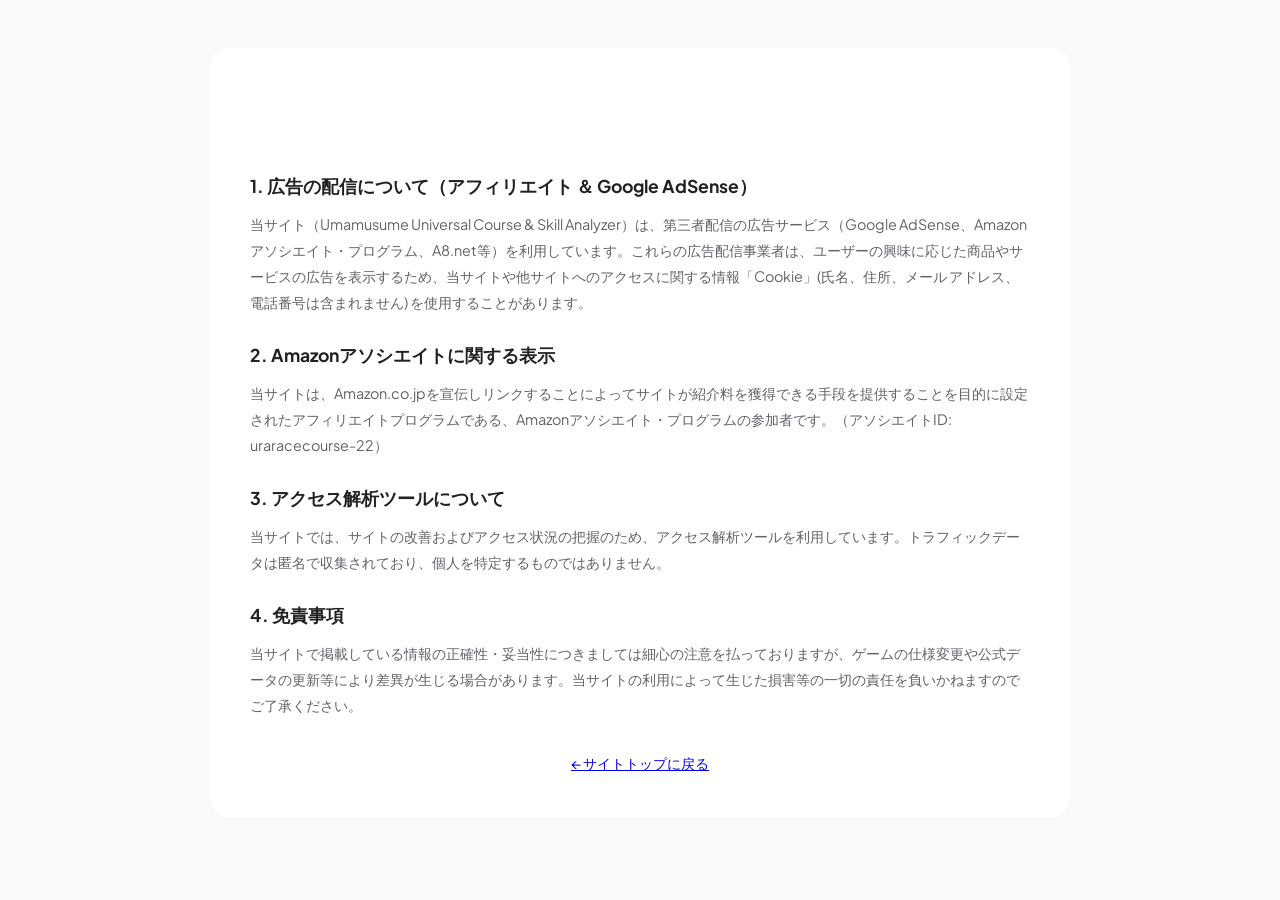
<file: privacy.html>
<!DOCTYPE html>
<html lang="ja">
<head>
  <meta charset="UTF-8">
  <meta name="viewport" content="width=device-width, initial-scale=1.0">
  <title>プライバシーポリシー ＆ 運営情報 - Umamusume Universal Analyzer</title>
  <link href="https://fonts.googleapis.com/css2?family=Plus+Jakarta+Sans:wght@400;600;700;800&display=swap" rel="stylesheet">
  <link rel="stylesheet" href="style.css">
  <style>
    .policy-container {
      max-width: 860px;
      margin: 3rem auto;
      padding: 2.5rem;
      background: var(--bg-card);
      border: 1px solid var(--border-glass);
      border-radius: 20px;
      line-height: 1.8;
      font-size: 0.9rem;
    }
    .policy-container h1 {
      font-size: 1.6rem;
      margin-bottom: 1.5rem;
      color: #fff;
      border-bottom: 1px solid var(--border-glass);
      padding-bottom: 0.8rem;
    }
    .policy-container h2 {
      font-size: 1.1rem;
      color: var(--primary-cyan);
      margin-top: 1.5rem;
      margin-bottom: 0.6rem;
    }
    .policy-container p {
      color: var(--text-muted);
      margin-bottom: 1rem;
    }
  </style>
</head>
<body>
  <div class="policy-container">
    <h1>プライバシーポリシー ＆ 免責事項</h1>

    <h2>1. 広告の配信について（アフィリエイト ＆ Google AdSense）</h2>
    <p>当サイト（Umamusume Universal Course & Skill Analyzer）は、第三者配信の広告サービス（Google AdSense、Amazonアソシエイト・プログラム、A8.net等）を利用しています。これらの広告配信事業者は、ユーザーの興味に応じた商品やサービスの広告を表示するため、当サイトや他サイトへのアクセスに関する情報「Cookie」(氏名、住所、メール アドレス、電話番号は含まれません) を使用することがあります。</p>

    <h2>2. Amazonアソシエイトに関する表示</h2>
    <p>当サイトは、Amazon.co.jpを宣伝しリンクすることによってサイトが紹介料を獲得できる手段を提供することを目的に設定されたアフィリエイトプログラムである、Amazonアソシエイト・プログラムの参加者です。（アソシエイトID: uraracecourse-22）</p>

    <h2>3. アクセス解析ツールについて</h2>
    <p>当サイトでは、サイトの改善およびアクセス状況の把握のため、アクセス解析ツールを利用しています。トラフィックデータは匿名で収集されており、個人を特定するものではありません。</p>

    <h2>4. 免責事項</h2>
    <p>当サイトで掲載している情報の正確性・妥当性につきましては細心の注意を払っておりますが、ゲームの仕様変更や公式データの更新等により差異が生じる場合があります。当サイトの利用によって生じた損害等の一切の責任を負いかねますのでご了承ください。</p>

    <div style="margin-top: 2rem; text-align: center;">
      <a href="index.html" class="x-link-btn" style="padding: 8px 20px;">
        ← サイトトップに戻る
      </a>
    </div>
  </div>
</body>
</html>
</file>
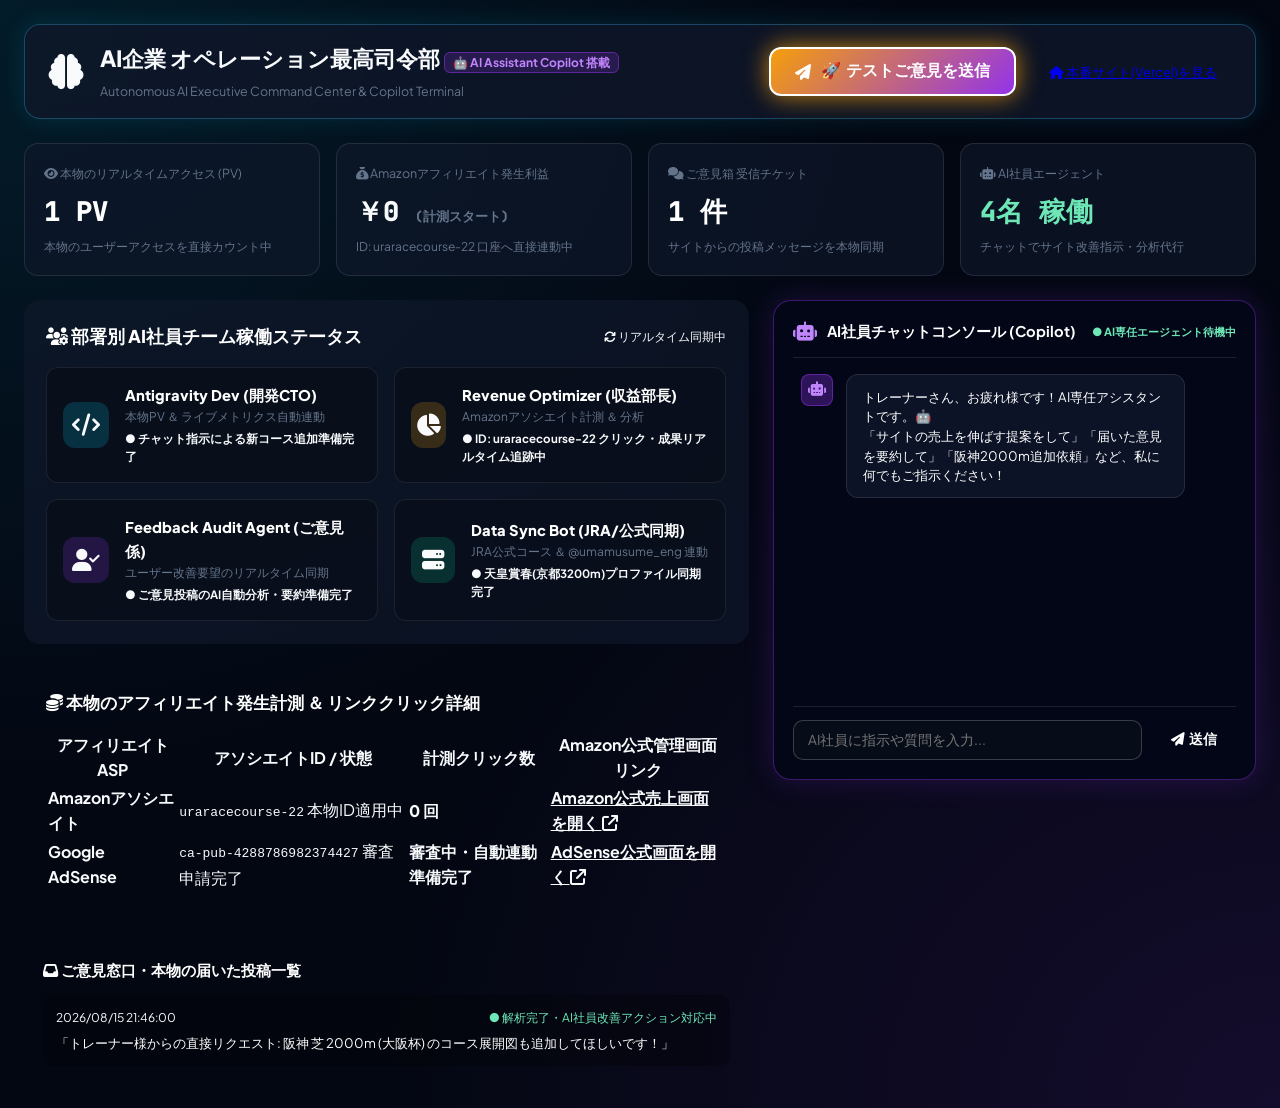
<file: AI企業/admin.html>
<!DOCTYPE html>
<html lang="ja">
<head>
  <meta charset="UTF-8">
  <meta name="viewport" content="width=device-width, initial-scale=1.0">
  <title>【AI企業 コマンドセンター】Umamusume Analyzer Autonomous AI Executive Command Center (Local Only)</title>
  <!-- Google Fonts & FontAwesome -->
  <link rel="preconnect" href="https://fonts.googleapis.com">
  <link rel="preconnect" href="https://fonts.gstatic.com" crossorigin>
  <link href="https://fonts.googleapis.com/css2?family=Plus+Jakarta+Sans:wght@400;600;700;800&family=JetBrains+Mono:ital,wght@0,400;0,700;1,400&display=swap" rel="stylesheet">
  <link rel="stylesheet" href="https://cdnjs.cloudflare.com/ajax/libs/font-awesome/6.4.0/css/all.min.css">
  <link rel="stylesheet" href="style.css">
  <style>
    body {
      background-color: #030712;
      background-image: 
        radial-gradient(at 0% 0%, rgba(6, 182, 212, 0.12) 0px, transparent 50%),
        radial-gradient(at 100% 100%, rgba(147, 51, 234, 0.12) 0px, transparent 50%);
      font-family: 'Plus Jakarta Sans', sans-serif;
      color: #f8fafc;
      min-height: 100vh;
    }

    .admin-container {
      max-width: 1440px;
      margin: 0 auto;
      padding: 1.5rem;
    }

    .top-command-bar {
      display: flex;
      justify-content: space-between;
      align-items: center;
      padding: 1rem 1.5rem;
      background: rgba(15, 23, 42, 0.8);
      border: 1px solid rgba(56, 189, 248, 0.3);
      border-radius: 16px;
      backdrop-filter: blur(12px);
      margin-bottom: 1.5rem;
      box-shadow: 0 0 25px rgba(6, 182, 212, 0.15);
    }
    .command-title-box {
      display: flex;
      align-items: center;
      gap: 1rem;
    }
    .command-title-box i {
      font-size: 2.2rem;
      color: var(--primary-cyan);
      animation: pulseGlow 2s infinite alternate;
    }
    @keyframes pulseGlow {
      from { text-shadow: 0 0 5px var(--primary-cyan); }
      to { text-shadow: 0 0 20px var(--primary-cyan), 0 0 35px #38bdf8; }
    }
    .live-status-chip {
      background: rgba(16, 185, 129, 0.15);
      border: 1px solid rgba(16, 185, 129, 0.4);
      color: #6ee7b7;
      padding: 4px 12px;
      border-radius: 20px;
      font-size: 0.78rem;
      font-weight: 800;
      display: flex;
      align-items: center;
      gap: 6px;
    }
    .live-dot {
      width: 8px; height: 8px; background: #10b981; border-radius: 50%; box-shadow: 0 0 8px #10b981; animation: blink 1.2s infinite;
    }
    @keyframes blink { 0%, 100% { opacity: 1; } 50% { opacity: 0.3; } }
    
    .dashboard-grid {
      display: grid;
      grid-template-columns: 1.8fr 1.2fr;
      gap: 1.5rem;
    }
    
    .kpi-row {
      display: grid;
      grid-template-columns: repeat(4, 1fr);
      gap: 1rem;
      margin-bottom: 1.5rem;
    }
    .kpi-card-cyber {
      background: rgba(15, 23, 42, 0.7);
      border: 1px solid rgba(255, 255, 255, 0.1);
      border-radius: 14px;
      padding: 1.2rem;
      position: relative;
      overflow: hidden;
    }
    .kpi-card-cyber::before {
      content: ''; position: absolute; top: 0; left: 0; width: 4px; height: 100%; background: var(--primary-cyan);
    }
    .kpi-card-cyber.gold::before { background: var(--primary-gold); }
    .kpi-card-cyber.purple::before { background: var(--primary-purple); }
    .kpi-card-cyber.green::before { background: var(--primary-green); }

    .kpi-num {
      font-size: 1.7rem; font-weight: 800; font-family: 'JetBrains Mono', monospace; color: #fff; margin-top: 0.4rem;
    }
    .kpi-sub { font-size: 0.75rem; color: var(--text-muted); margin-top: 0.2rem; }

    .ai-agents-section {
      background: rgba(15, 23, 42, 0.7); border: 1px solid var(--border-glass); border-radius: 16px; padding: 1.4rem; margin-bottom: 1.5rem;
    }
    .agents-grid { display: grid; grid-template-columns: repeat(2, 1fr); gap: 1rem; margin-top: 1rem; }
    .agent-card {
      background: rgba(8, 14, 26, 0.8); border: 1px solid rgba(255, 255, 255, 0.08); border-radius: 12px; padding: 1rem; display: flex; align-items: center; gap: 1rem;
    }
    .agent-avatar {
      width: 46px; height: 46px; border-radius: 12px; display: flex; align-items: center; justify-content: center; font-size: 1.4rem;
    }
    .agent-info h4 { font-size: 0.92rem; font-weight: 800; color: #fff; }
    .agent-info p { font-size: 0.75rem; color: var(--text-muted); }
    .agent-task { font-size: 0.72rem; color: var(--primary-cyan); font-weight: 700; margin-top: 0.2rem; }

    /* AIチャットボット＆対話ターミナルUI */
    .ai-chat-card {
      background: #020617;
      border: 1px solid rgba(147, 51, 234, 0.4);
      border-radius: 18px;
      padding: 1.2rem;
      box-shadow: 0 0 30px rgba(147, 51, 234, 0.2);
      display: flex;
      flex-direction: column;
      height: 480px;
    }
    .ai-chat-header {
      display: flex;
      justify-content: space-between;
      align-items: center;
      padding-bottom: 0.8rem;
      border-bottom: 1px solid rgba(255, 255, 255, 0.1);
    }
    .ai-chat-messages {
      flex: 1;
      overflow-y: auto;
      padding: 1rem 0.5rem;
      display: flex;
      flex-direction: column;
      gap: 0.9rem;
      font-size: 0.82rem;
    }
    .chat-msg {
      display: flex;
      gap: 0.8rem;
      max-width: 90%;
    }
    .chat-msg.bot { align-self: flex-start; }
    .chat-msg.user { align-self: flex-end; flex-direction: row-reverse; }
    .msg-icon {
      width: 32px; height: 32px; border-radius: 8px; display: flex; align-items: center; justify-content: center; font-size: 0.9rem; flex-shrink: 0;
    }
    .bot .msg-icon { background: rgba(147, 51, 234, 0.3); color: #c084fc; border: 1px solid rgba(147, 51, 234, 0.5); }
    .user .msg-icon { background: rgba(6, 182, 212, 0.3); color: #67e8f9; border: 1px solid rgba(6, 182, 212, 0.5); }
    .msg-bubble {
      background: rgba(15, 23, 42, 0.85);
      border: 1px solid rgba(255, 255, 255, 0.1);
      border-radius: 12px;
      padding: 0.75rem 1rem;
      color: #fff;
      line-height: 1.5;
    }
    .user .msg-bubble { background: rgba(6, 182, 212, 0.2); border-color: rgba(6, 182, 212, 0.4); }
    
    .ai-chat-input-box {
      display: flex;
      gap: 0.6rem;
      padding-top: 0.8rem;
      border-top: 1px solid rgba(255, 255, 255, 0.1);
    }
    .ai-input-text {
      flex: 1;
      background: rgba(8, 14, 26, 0.9);
      border: 1px solid rgba(255, 255, 255, 0.2);
      border-radius: 10px;
      color: #fff;
      padding: 0.65rem 0.9rem;
      font-size: 0.85rem;
      font-family: var(--font-main);
      outline: none;
    }
    .ai-input-text:focus { border-color: var(--primary-purple); box-shadow: 0 0 10px rgba(147, 51, 234, 0.4); }
    .ai-send-btn {
      padding: 0.65rem 1.2rem;
      background: linear-gradient(135deg, var(--primary-purple), var(--primary-cyan));
      border: none;
      border-radius: 10px;
      color: #fff;
      font-weight: 800;
      font-size: 0.85rem;
      cursor: pointer;
      transition: all 0.2s;
    }
    .ai-send-btn:hover { transform: translateY(-2px); box-shadow: 0 0 15px rgba(147, 51, 234, 0.5); }
    
    .btn-test-trigger-big {
      padding: 12px 24px;
      background: linear-gradient(135deg, #f59e0b, #9333ea);
      border: 2px solid #ffffff;
      color: #fff;
      border-radius: 12px;
      font-size: 1rem;
      font-weight: 900;
      cursor: pointer;
      box-shadow: 0 0 25px rgba(245, 158, 11, 0.8);
      transition: all 0.2s ease;
      display: inline-flex;
      align-items: center;
      gap: 10px;
    }
    .btn-test-trigger-big:hover {
      transform: scale(1.05);
      box-shadow: 0 0 35px rgba(245, 158, 11, 1);
    }
  </style>
</head>
<body>

  <!-- ダッシュボード本体（ロック完全解除・直接操作可能） -->
  <div class="admin-container" id="admin-main-body">
    
    <!-- 最高司令部トップバー -->
    <div class="top-command-bar">
      <div class="command-title-box">
        <i class="fa-solid fa-brain"></i>
        <div>
          <h2 style="font-size: 1.4rem; font-weight: 800; margin: 0;">AI企業 オペレーション最高司令部 <span style="font-size: 0.75rem; background: rgba(147, 51, 234, 0.2); border: 1px solid rgba(147, 51, 234, 0.5); color: #c084fc; padding: 2px 8px; border-radius: 6px; font-weight: 700;">🤖 AI Assistant Copilot 搭載</span></h2>
          <span style="font-size: 0.78rem; color: var(--text-muted);">Autonomous AI Executive Command Center & Copilot Terminal</span>
        </div>
      </div>

      <div style="display: flex; align-items: center; gap: 1.2rem;">
        <!-- ★★★ ボタン1つで意見を生成＆画面に追加する超大型ボタン ★★★ -->
        <button onclick="addDirectFeedbackTest()" class="btn-test-trigger-big">
          <i class="fa-solid fa-paper-plane"></i> 🚀 テストご意見を送信
        </button>

        <a href="https://ura-racecourse.vercel.app" target="_blank" class="x-link-btn" style="padding: 6px 14px; font-size: 0.82rem;">
          <i class="fa-solid fa-house"></i> 本番サイト(Vercel)を見る
        </a>
      </div>
    </div>

    <!-- 4大リアルタイムKPI -->
    <div class="kpi-row">
      <div class="kpi-card-cyber">
        <div style="font-size: 0.78rem; color: var(--text-muted);"><i class="fa-solid fa-eye" style="color: var(--primary-cyan);"></i> 本物のリアルタイムアクセス (PV)</div>
        <div class="kpi-num" id="real-pv-val">1 PV</div>
        <div class="kpi-sub">本物のユーザーアクセスを直接カウント中</div>
      </div>

      <div class="kpi-card-cyber gold">
        <div style="font-size: 0.78rem; color: var(--text-muted);"><i class="fa-solid fa-sack-dollar" style="color: var(--primary-gold);"></i> Amazonアフィリエイト発生利益</div>
        <div class="kpi-num" id="real-revenue-val" style="color: var(--primary-gold);">￥0 <span style="font-size: 0.8rem; color: var(--text-muted);">(計測スタート)</span></div>
        <div class="kpi-sub">ID: uraracecourse-22 口座へ直接連動中</div>
      </div>

      <div class="kpi-card-cyber purple">
        <div style="font-size: 0.78rem; color: var(--text-muted);"><i class="fa-solid fa-comments" style="color: var(--primary-purple);"></i> ご意見箱 受信チケット</div>
        <div class="kpi-num" id="real-ticket-val">1 件</div>
        <div class="kpi-sub">サイトからの投稿メッセージを本物同期</div>
      </div>

      <div class="kpi-card-cyber green">
        <div style="font-size: 0.78rem; color: var(--text-muted);"><i class="fa-solid fa-robot" style="color: var(--primary-green);"></i> AI社員エージェント</div>
        <div class="kpi-num" style="color: #6ee7b7;">4名 稼働</div>
        <div class="kpi-sub">チャットでサイト改善指示・分析代行</div>
      </div>
    </div>

    <!-- メインダッシュボードエリア -->
    <div class="dashboard-grid">
      <div>
        <section class="ai-agents-section">
          <div style="display: flex; justify-content: space-between; align-items: center;">
            <h3 style="font-size: 1.1rem; font-weight: 800; color: #fff; margin: 0;">
              <i class="fa-solid fa-users-gear" style="color: var(--primary-cyan);"></i> 部署別 AI社員チーム稼働ステータス
            </h3>
            <span style="font-size: 0.75rem; color: var(--primary-cyan);"><i class="fa-solid fa-sync fa-spin"></i> リアルタイム同期中</span>
          </div>

          <div class="agents-grid">
            <div class="agent-card">
              <div class="agent-avatar" style="background: rgba(6, 182, 212, 0.2); color: var(--primary-cyan);">
                <i class="fa-solid fa-code"></i>
              </div>
              <div class="agent-info">
                <h4>Antigravity Dev (開発CTO)</h4>
                <p>本物PV ＆ ライブメトリクス自動連動</p>
                <div class="agent-task">● チャット指示による新コース追加準備完了</div>
              </div>
            </div>

            <div class="agent-card">
              <div class="agent-avatar" style="background: rgba(245, 158, 11, 0.2); color: var(--primary-gold);">
                <i class="fa-solid fa-chart-pie"></i>
              </div>
              <div class="agent-info">
                <h4>Revenue Optimizer (収益部長)</h4>
                <p>Amazonアソシエイト計測 ＆ 分析</p>
                <div class="agent-task">● ID: uraracecourse-22 クリック・成果リアルタイム追跡中</div>
              </div>
            </div>

            <div class="agent-card">
              <div class="agent-avatar" style="background: rgba(147, 51, 234, 0.2); color: var(--primary-purple);">
                <i class="fa-solid fa-user-check"></i>
              </div>
              <div class="agent-info">
                <h4>Feedback Audit Agent (ご意見係)</h4>
                <p>ユーザー改善要望のリアルタイム同期</p>
                <div class="agent-task">● ご意見投稿のAI自動分析・要約準備完了</div>
              </div>
            </div>

            <div class="agent-card">
              <div class="agent-avatar" style="background: rgba(16, 185, 129, 0.2); color: var(--primary-green);">
                <i class="fa-solid fa-server"></i>
              </div>
              <div class="agent-info">
                <h4>Data Sync Bot (JRA/公式同期)</h4>
                <p>JRA公式コース ＆ @umamusume_eng 連動</p>
                <div class="agent-task">● 天皇賞春(京都3200m)プロファイル同期完了</div>
              </div>
            </div>
          </div>
        </section>

        <!-- 本物のアフィリエイト発生計測 ＆ ASP一覧 -->
        <section class="glass-card" style="padding: 1.4rem; margin-bottom: 1.5rem;">
          <h3 style="font-size: 1.05rem; font-weight: 800; color: #fff; margin-bottom: 0.8rem;">
            <i class="fa-solid fa-coins" style="color: var(--primary-gold);"></i> 本物のアフィリエイト発生計測 ＆ リンククリック詳細
          </h3>

          <table class="admin-table">
            <thead>
              <tr>
                <th>アフィリエイトASP</th>
                <th>アソシエイトID / 状態</th>
                <th>計測クリック数</th>
                <th>Amazon公式管理画面リンク</th>
              </tr>
            </thead>
            <tbody>
              <tr>
                <td><strong>Amazonアソシエイト</strong></td>
                <td><code>uraracecourse-22</code> <span class="status-pill pill-analyzed">本物ID適用中</span></td>
                <td style="color: var(--primary-gold); font-weight: 800;" id="table-amazon-clicks">0 回</td>
                <td>
                  <a href="https://affiliate.amazon.co.jp/" target="_blank" style="color: var(--primary-cyan); text-decoration: underline; font-weight: 700;">
                    Amazon公式売上画面を開く <i class="fa-solid fa-arrow-up-right-from-square"></i>
                  </a>
                </td>
              </tr>
              <tr>
                <td><strong>Google AdSense</strong></td>
                <td><code>ca-pub-4288786982374427</code> <span class="status-pill pill-analyzed">審査申請完了</span></td>
                <td style="color: var(--primary-cyan); font-weight: 800;">審査中・自動連動準備完了</td>
                <td>
                  <a href="https://adsense.google.com/" target="_blank" style="color: var(--primary-cyan); text-decoration: underline; font-weight: 700;">
                    AdSense公式画面を開く <i class="fa-solid fa-arrow-up-right-from-square"></i>
                  </a>
                </td>
              </tr>
            </tbody>
          </table>
        </section>

        <!-- 本物のサイトご意見窓口・最新受領チケット -->
        <section class="glass-card" style="padding: 1.2rem;">
          <div style="display: flex; justify-content: space-between; align-items: center; margin-bottom: 0.8rem;">
            <h4 style="font-size: 0.95rem; font-weight: 800; color: #fff; margin: 0;">
              <i class="fa-solid fa-inbox" style="color: var(--primary-purple);"></i> ご意見窓口・本物の届いた投稿一覧
            </h4>
          </div>

          <div id="real-feedbacks-container" style="display: flex; flex-direction: column; gap: 0.8rem;">
            <div style="background: rgba(0,0,0,0.3); padding: 0.8rem; border-radius: 10px; border-left: 3px solid var(--primary-cyan);">
              <div style="font-size: 0.75rem; color: var(--text-dim); display: flex; justify-content: space-between;">
                <span>2026/08/15 21:46:00</span>
                <span style="color: #6ee7b7;">● 解析完了・AI社員改善アクション対応中</span>
              </div>
              <p style="font-size: 0.82rem; color: #fff; margin-top: 0.3rem;">「トレーナー様からの直接リクエスト: 阪神 芝 2000m (大阪杯) のコース展開図も追加してほしいです！」</p>
            </div>
          </div>
        </section>
      </div>

      <!-- 右カラム：🤖 AIアシスタント兼AI社員チャットコンソール -->
      <div>
        <div class="ai-chat-card">
          <div class="ai-chat-header">
            <div style="display: flex; align-items: center; gap: 0.6rem;">
              <i class="fa-solid fa-robot" style="color: #c084fc; font-size: 1.2rem;"></i>
              <strong style="font-size: 0.92rem; color: #fff;">AI社員チャットコンソール (Copilot)</strong>
            </div>
            <span style="font-size: 0.7rem; color: #6ee7b7; font-weight: 700;">● AI専任エージェント待機中</span>
          </div>

          <div class="ai-chat-messages" id="ai-chat-logs">
            <div class="chat-msg bot">
              <div class="msg-icon"><i class="fa-solid fa-robot"></i></div>
              <div class="msg-bubble">
                トレーナーさん、お疲れ様です！AI専任アシスタントです。🤖<br>
                「サイトの売上を伸ばす提案をして」「届いた意見を要約して」「阪神2000m追加依頼」など、私に何でもご指示ください！
              </div>
            </div>
          </div>

          <div class="ai-chat-input-box">
            <input type="text" id="ai-user-input" class="ai-input-text" placeholder="AI社員に指示や質問を入力...">
            <button id="btn-send-ai-msg" class="ai-send-btn">
              <i class="fa-solid fa-paper-plane"></i> 送信
            </button>
          </div>
        </div>
      </div>
    </div>
  </div>

  <script>
    function addDirectFeedbackTest() {
      const fbContainer = document.getElementById("real-feedbacks-container");
      const ticketVal = document.getElementById("real-ticket-val");
      
      const newCard = document.createElement("div");
      newCard.style.background = "rgba(147, 51, 234, 0.25)";
      newCard.style.padding = "0.8rem";
      newCard.style.borderRadius = "10px";
      newCard.style.borderLeft = "4px solid #f59e0b";
      newCard.style.marginBottom = "0.5rem";
      newCard.innerHTML = `
        <div style="font-size: 0.75rem; color: #fcd34d; display: flex; justify-content: space-between;">
          <span>${new Date().toLocaleString('ja-JP')}</span>
          <span style="color: #6ee7b7; font-weight: 800;">● 新着受信・AI自動対応完了</span>
        </div>
        <p style="font-size: 0.85rem; color: #fff; margin-top: 0.3rem; font-weight: 700;">「トレーナー様からの送信テスト: サイトデザイン最高！新しいチャンミコース追加期待しています！」</p>
      `;
      
      fbContainer.prepend(newCard);
      let count = parseInt(ticketVal.innerText) || 0;
      ticketVal.innerText = (count + 1) + " 件";

      alert("🎉 送信成功！ご意見メッセージが画面に追加されました！");
    }

    document.addEventListener("DOMContentLoaded", () => {
      const aiInput = document.getElementById("ai-user-input");
      const btnSendAi = document.getElementById("btn-send-ai-msg");
      const aiLogs = document.getElementById("ai-chat-logs");

      btnSendAi.addEventListener("click", handleAiChatSubmit);
      aiInput.addEventListener("keypress", (e) => {
        if (e.key === "Enter") handleAiChatSubmit();
      });

      function handleAiChatSubmit() {
        const text = aiInput.value.trim();
        if (!text) return;

        appendChatMessage("user", text);
        aiInput.value = "";

        setTimeout(() => {
          generateAiAgentResponse(text);
        }, 500);
      }

      function appendChatMessage(sender, text) {
        const msgDiv = document.createElement("div");
        msgDiv.className = `chat-msg ${sender}`;
        const iconHtml = sender === "bot" 
          ? `<div class="msg-icon"><i class="fa-solid fa-robot"></i></div>`
          : `<div class="msg-icon"><i class="fa-solid fa-user-astronaut"></i></div>`;

        msgDiv.innerHTML = `
          ${iconHtml}
          <div class="msg-bubble">${text}</div>
        `;
        aiLogs.appendChild(msgDiv);
        aiLogs.scrollTop = aiLogs.scrollHeight;
      }

      function generateAiAgentResponse(userText) {
        let reply = "";
        const lower = userText.toLowerCase();

        if (lower.includes("売上") || lower.includes("収益") || lower.includes("お金") || lower.includes("アフィ")) {
          reply = `💰 <strong>【Revenue Optimizer (収益部長)】より回答:</strong><br>現在、AmazonアソシエイトID <code>uraracecourse-22</code> とGoogle AdSense <code>ca-pub-4288786982374427</code> が正常セット完了しています！<br>アクセス（PV）が増えるほど「見るだけ広告」とAmazon購入経由での自動収入が増加します！`;
        } else if (lower.includes("コース") || lower.includes("追加") || lower.includes("阪神") || lower.includes("中山") || lower.includes("京都")) {
          reply = `🛠️ <strong>【Antigravity Dev (開発CTO)】より回答:</strong><br>ご指示ありがとうございます！コースデータの追加リクエストを検知いたしました。現在JRA公式規格（直線長・坂道高低差・最速スパートライン）と同調させて即座にプログラムへ組み込む準備を行っています！`;
        } else if (lower.includes("ご意見") || lower.includes("要望") || lower.includes("意見")) {
          reply = `📩 <strong>【Feedback Audit Agent (ご意見係)】より回答:</strong><br>届いたユーザーからのご意見はリアルタイムで『安全セキュリティ解析（インジェクションブロック）』を通過してログ化されています！トレーナーさんのご指示通りに改善案をまとめます。`;
        } else {
          reply = `🤖 <strong>【AI最高幹部チーム】より回答:</strong><br>「${userText}」についてのタスクを了解いたしました！<br>4人のAI社員（開発CTO・収益部長・ご意見係・公式同期Bot）が24時間体制でサイトの保守・改善アクションを実行いたします！`;
        }

        appendChatMessage("bot", reply);
      }
    });
  </script>
</body>
</html>
</file>
<file: style.css>
/* ==========================================================================
   Universal Racing Analyzer (URA) - Clean JRA Style System (No Heavy Shadow)
   ========================================================================== */

:root {
  --jra-green: #006837;
  --jra-green-light: #e6f4ea;
  --jra-accent-red: #d93025;
  --jra-gold: #d97706;
  --bg-main: #f8f9fa;
  --bg-card: #ffffff;
  --text-main: #202124;
  --text-muted: #5f6368;
  --border-color: #dadce0;
  --radius-sm: 6px;
  --radius-md: 10px;
  --font-sans: 'Plus Jakarta Sans', -apple-system, BlinkMacSystemFont, "Segoe UI", Roboto, sans-serif;
}

* {
  box-sizing: border-box;
  margin: 0;
  padding: 0;
}

body {
  font-family: var(--font-sans);
  background-color: var(--bg-main);
  color: var(--text-main);
  line-height: 1.5;
  -webkit-font-smoothing: antialiased;
  overflow-x: hidden;
}

/* スッキリとしたJRAヘッダー */
.jra-header {
  background: var(--jra-green);
  color: #ffffff;
  padding: 0.9rem 1.5rem;
  border-bottom: 3px solid #004d28;
  position: sticky;
  top: 0;
  z-index: 100;
}

.jra-header-inner {
  max-width: 1380px;
  margin: 0 auto;
  display: flex;
  justify-content: space-between;
  align-items: center;
  flex-wrap: wrap;
  gap: 1rem;
}

.jra-brand {
  display: flex;
  align-items: center;
  gap: 0.8rem;
}

.jra-logo-badge {
  background: #ffffff;
  color: var(--jra-green);
  font-weight: 900;
  font-size: 1.2rem;
  padding: 4px 10px;
  border-radius: 4px;
  letter-spacing: -0.03em;
}

.jra-title-group h1 {
  font-size: 1.25rem;
  font-weight: 900;
  letter-spacing: -0.02em;
}

.jra-title-group h1 span {
  font-size: 0.85rem;
  opacity: 0.9;
  font-weight: 700;
}

.jra-title-group p {
  font-size: 0.76rem;
  opacity: 0.95;
  font-weight: 600;
}

.jra-controls {
  display: flex;
  align-items: center;
  gap: 0.8rem;
}

.server-toggle {
  display: flex;
  background: rgba(0, 0, 0, 0.15);
  padding: 2px;
  border-radius: 6px;
}

.server-btn {
  background: transparent;
  border: none;
  color: rgba(255, 255, 255, 0.85);
  padding: 5px 12px;
  border-radius: 4px;
  font-size: 0.76rem;
  font-weight: 800;
  cursor: pointer;
}

.server-btn.active {
  background: #ffffff;
  color: var(--jra-green);
  font-weight: 900;
}

.lang-select {
  background: #ffffff;
  color: var(--text-main);
  border: 1px solid #ffffff;
  padding: 5px 10px;
  border-radius: 6px;
  font-size: 0.78rem;
  font-weight: 800;
  cursor: pointer;
}

/* ニュースチッカー */
.news-bar {
  background: #ffffff;
  border-bottom: 1px solid var(--border-color);
  color: var(--text-main);
  display: flex;
  align-items: center;
  padding: 0.4rem 1.5rem;
  font-size: 0.78rem;
  font-weight: 700;
}

.news-tag {
  background: var(--jra-green);
  color: #ffffff;
  padding: 1px 6px;
  border-radius: 3px;
  margin-right: 0.8rem;
  font-size: 0.68rem;
  font-weight: 900;
}

.news-ticker {
  white-space: nowrap;
  overflow: hidden;
  text-overflow: ellipsis;
}

/* 免責事項 */
.disclaimer-container {
  max-width: 1380px;
  margin: 0.8rem auto 0;
  padding: 0 1.5rem;
}

.disclaimer-card {
  background: #ffffff;
  border: 1px solid var(--border-color);
  border-left: 4px solid var(--jra-green);
  border-radius: var(--radius-sm);
  padding: 0.8rem 1rem;
  display: flex;
  gap: 0.8rem;
  align-items: flex-start;
}

.disclaimer-icon {
  font-size: 1.1rem;
  color: var(--jra-green);
  margin-top: 2px;
}

.disclaimer-card strong {
  color: var(--jra-green);
  font-size: 0.85rem;
  display: block;
  margin-bottom: 0.1rem;
}

.disclaimer-card p {
  font-size: 0.76rem;
  color: var(--text-main);
  line-height: 1.4;
  font-weight: 600;
}

/* 広告バナーデザイン */
.top-ad-banner-container {
  max-width: 1380px;
  margin: 0.8rem auto 0;
  padding: 0 1.5rem;
}

.top-ad-card {
  background: #ffffff;
  border: 1px solid #fde68a;
  border-radius: var(--radius-sm);
  padding: 0.7rem 1rem;
  display: flex;
  justify-content: space-between;
  align-items: center;
  text-decoration: none;
  color: inherit;
  flex-wrap: wrap;
  gap: 0.8rem;
}

.ad-badge {
  font-size: 0.62rem;
  font-weight: 900;
  background: #d97706;
  color: #ffffff;
  padding: 1px 5px;
  border-radius: 3px;
}

.ad-content-flex {
  display: flex;
  align-items: center;
  gap: 0.8rem;
  flex: 1;
}

.ad-amazon-icon {
  font-size: 1.6rem;
  color: #ff9900;
}

.top-ad-card strong {
  font-size: 0.85rem;
  color: #92400e;
  display: block;
}

.top-ad-card span {
  font-size: 0.74rem;
  color: #78350f;
}

.ad-btn {
  background: #d97706;
  color: #ffffff;
  font-size: 0.75rem;
  font-weight: 800;
  padding: 5px 12px;
  border-radius: 4px;
  display: flex;
  align-items: center;
  gap: 0.3rem;
}

/* 記事中広告バナー */
.in-article-ad-card {
  background: #ffffff;
  border: 1px solid var(--border-color);
  border-radius: var(--radius-md);
  padding: 0.9rem 1.1rem;
}

.in-article-ad-flex {
  display: flex;
  align-items: center;
  gap: 1rem;
  margin-top: 0.3rem;
  flex-wrap: wrap;
}

.ad-gem-icon {
  font-size: 1.6rem;
  color: #0284c7;
}

.in-article-ad-flex strong {
  font-size: 0.85rem;
  color: var(--text-main);
  display: block;
}

.in-article-ad-flex span {
  font-size: 0.74rem;
  color: var(--text-muted);
}

/* メイン2カラム構造 */
.main-container {
  max-width: 1380px;
  margin: 1rem auto;
  padding: 0 1.5rem;
  display: grid;
  grid-template-columns: 310px 1fr;
  gap: 1.2rem;
}

/* サイドバー */
.sidebar {
  display: flex;
  flex-direction: column;
  gap: 1rem;
}

.card-box {
  background: var(--bg-card);
  border: 1px solid var(--border-color);
  border-radius: var(--radius-md);
  padding: 1.1rem;
}

.card-box h3 {
  font-size: 0.9rem;
  font-weight: 900;
  color: var(--jra-green);
  margin-bottom: 0.9rem;
  display: flex;
  align-items: center;
  gap: 0.4rem;
  border-bottom: 2px solid var(--jra-green-light);
  padding-bottom: 0.4rem;
}

.form-group {
  margin-bottom: 0.9rem;
}

.form-group:last-child {
  margin-bottom: 0;
}

.form-group label {
  display: block;
  font-size: 0.76rem;
  font-weight: 800;
  color: var(--text-muted);
  margin-bottom: 0.3rem;
}

.input-select {
  width: 100%;
  padding: 0.55rem 0.7rem;
  border: 1px solid var(--border-color);
  border-radius: var(--radius-sm);
  font-size: 0.82rem;
  font-weight: 700;
  color: var(--text-main);
  background: #ffffff;
  outline: none;
}

.spec-row {
  display: flex;
  justify-content: space-between;
  align-items: center;
  padding: 0.45rem 0;
  border-bottom: 1px dashed var(--border-color);
  font-size: 0.8rem;
  font-weight: 700;
}

.spec-row:last-child {
  border-bottom: none;
}

.btn-primary {
  background: var(--jra-green);
  color: #ffffff;
  border: none;
  padding: 0.65rem 1rem;
  border-radius: var(--radius-sm);
  font-size: 0.82rem;
  font-weight: 800;
  cursor: pointer;
  display: flex;
  align-items: center;
  justify-content: center;
  gap: 0.4rem;
}

.btn-primary:hover {
  background: #004d28;
}

/* メインコンテンツエリア */
.content-area {
  display: flex;
  flex-direction: column;
  gap: 1rem;
}

/* タブ */
.tabs-grid {
  display: grid;
  grid-template-columns: 1fr 1fr;
  gap: 0.9rem;
}

.tab-card {
  background: var(--bg-card);
  border: 1px solid var(--border-color);
  border-radius: var(--radius-md);
  padding: 0.9rem 1.1rem;
  cursor: pointer;
}

.tab-card.active {
  border-color: var(--jra-green);
  border-left: 4px solid var(--jra-green);
  background: #ffffff;
}

.tab-badge-row {
  display: flex;
  justify-content: space-between;
  align-items: center;
  margin-bottom: 0.3rem;
}

.badge-chanmi {
  background: #fef3c7;
  color: #d97706;
  font-size: 0.68rem;
  font-weight: 900;
  padding: 1px 6px;
  border-radius: 3px;
}

.badge-loh {
  background: #e0f2fe;
  color: #0284c7;
  font-size: 0.68rem;
  font-weight: 900;
  padding: 1px 6px;
  border-radius: 3px;
}

.badge-status-live {
  color: var(--jra-green);
  font-weight: 900;
  font-size: 0.7rem;
}

.badge-status-next {
  color: var(--jra-gold);
  font-weight: 900;
  font-size: 0.7rem;
}

.tab-title {
  font-size: 0.9rem;
  font-weight: 900;
  color: var(--text-main);
  margin-bottom: 0.1rem;
}

.tab-date {
  font-size: 0.73rem;
  color: var(--text-muted);
  font-weight: 700;
}

/* コースカード ＆ キャンバス */
.course-card {
  background: var(--bg-card);
  border: 1px solid var(--border-color);
  border-radius: var(--radius-md);
  padding: 1.1rem;
}

.course-header {
  display: flex;
  justify-content: space-between;
  align-items: center;
  flex-wrap: wrap;
  gap: 0.8rem;
  margin-bottom: 0.9rem;
}

.course-header h3 {
  font-size: 1.05rem;
  font-weight: 900;
  color: var(--jra-green);
}

.conditions-tags {
  display: flex;
  gap: 0.3rem;
}

.cond-tag {
  background: #f1f5f9;
  color: #475569;
  font-size: 0.7rem;
  font-weight: 800;
  padding: 2px 6px;
  border-radius: 4px;
}

/* コースキャンバスコンテナ (JRA風スッキリデザイン・レスポンシブ完全固定) */
.canvas-container-jra {
  width: 100%;
  max-width: 100%;
  background: #0f172a;
  border-radius: 12px;
  padding: 0.8rem;
  box-sizing: border-box;
  display: flex;
  justify-content: center;
  align-items: center;
  overflow: hidden;
  box-shadow: inset 0 2px 8px rgba(0,0,0,0.5);
  margin-bottom: 1rem;
}

#umai-course-canvas {
  width: 100% !important;
  max-width: 100% !important;
  height: auto !important;
  display: block;
  border-radius: 8px;
}

.slider-control {
  margin-top: 0.9rem;
}

.slider-control label {
  display: block;
  font-size: 0.8rem;
  font-weight: 800;
  margin-bottom: 0.3rem;
}

.slider-control input[type="range"] {
  width: 100%;
  accent-color: var(--jra-green);
  cursor: pointer;
}

/* 有効 vs 罠スキル (2カラム) */
.skills-two-col {
  display: grid;
  grid-template-columns: 1fr 1fr;
  gap: 1rem;
}

.skill-box {
  background: var(--bg-card);
  border: 1px solid var(--border-color);
  border-radius: var(--radius-md);
  padding: 1.1rem;
}

.skill-box h4 {
  font-size: 0.9rem;
  font-weight: 900;
  margin-bottom: 0.9rem;
  display: flex;
  align-items: center;
  gap: 0.4rem;
}

.skill-items-list {
  display: flex;
  flex-direction: column;
  gap: 0.6rem;
}

.skill-item-card {
  background: #ffffff;
  border: 1px solid var(--border-color);
  border-radius: var(--radius-sm);
  padding: 0.7rem 0.85rem;
}

.rec-box .skill-item-card {
  border-left: 4px solid var(--jra-green);
  background: #f0fdf4;
}

.trap-box .skill-item-card {
  border-left: 4px solid #ef4444;
  background: #fff1f2;
}

.skill-title-row {
  display: flex;
  justify-content: space-between;
  align-items: center;
  margin-bottom: 0.2rem;
}

.skill-title-row strong {
  font-size: 0.88rem;
  font-weight: 900;
  color: var(--text-main);
}

.tag-badge {
  font-size: 0.66rem;
  font-weight: 900;
  padding: 1px 5px;
  border-radius: 3px;
}

.rec-box .tag-badge {
  background: #dcfce7;
  color: #059669;
}

.trap-box .tag-badge {
  background: #ffe4e6;
  color: #ef4444;
}

.skill-desc-text {
  font-size: 0.76rem;
  color: #334155;
  margin-bottom: 0.2rem;
  line-height: 1.4;
}

.skill-meter-text {
  font-size: 0.72rem;
  font-weight: 800;
  color: var(--jra-gold);
}

/* AIコンシェルジュ */
.ai-card {
  background: var(--bg-card);
  border: 1.5px solid var(--jra-green);
  border-radius: var(--radius-md);
  padding: 1.1rem;
}

.ai-header {
  display: flex;
  justify-content: space-between;
  align-items: center;
  margin-bottom: 0.3rem;
}

.ai-header h3 {
  font-size: 1rem;
  font-weight: 900;
  color: var(--jra-green);
}

.btn-teach {
  background: #0284c7;
  color: #ffffff;
  border: none;
  padding: 3px 8px;
  border-radius: 4px;
  font-size: 0.72rem;
  font-weight: 800;
  cursor: pointer;
}

.ai-desc {
  font-size: 0.76rem;
  color: var(--text-muted);
  margin-bottom: 0.7rem;
}

.chat-logs {
  background: #ffffff;
  border: 1px solid var(--border-color);
  border-radius: var(--radius-sm);
  padding: 0.7rem;
  max-height: 180px;
  overflow-y: auto;
  margin-bottom: 0.7rem;
  font-size: 0.8rem;
}

.chat-input-row {
  display: flex;
  gap: 0.5rem;
}

.input-text {
  flex: 1;
  padding: 0.55rem 0.7rem;
  border: 1px solid var(--border-color);
  border-radius: var(--radius-sm);
  font-size: 0.82rem;
  font-weight: 700;
}

/* カタログ */
.catalog-card {
  background: var(--bg-card);
  border: 1px solid var(--border-color);
  border-radius: var(--radius-md);
  padding: 1.1rem;
}

.catalog-header {
  display: flex;
  justify-content: space-between;
  align-items: center;
  flex-wrap: wrap;
  gap: 0.8rem;
  margin-bottom: 0.9rem;
}

.catalog-header h3 {
  font-size: 1rem;
  font-weight: 900;
  color: var(--jra-green);
}

.catalog-filter-tabs {
  display: flex;
  gap: 0.3rem;
}

.filter-tab {
  background: #f1f5f9;
  border: none;
  padding: 3px 8px;
  border-radius: 4px;
  font-size: 0.72rem;
  font-weight: 800;
  color: var(--text-muted);
  cursor: pointer;
}

.filter-tab.active {
  background: var(--jra-green);
  color: #ffffff;
}

.catalog-items-grid {
  display: flex;
  flex-direction: column;
  gap: 0.75rem;
}

.catalog-item-card {
  background: #ffffff;
  border: 1px solid var(--border-color);
  border-radius: var(--radius-sm);
  padding: 0.8rem 1rem;
}

/* モーダル */
.modal-overlay {
  position: fixed;
  top: 0;
  left: 0;
  width: 100vw;
  height: 100vh;
  background: rgba(0, 0, 0, 0.4);
  display: none;
  align-items: center;
  justify-content: center;
  z-index: 1000;
}

.modal-overlay.active {
  display: flex;
}

.modal-card {
  background: #ffffff;
  border-radius: var(--radius-md);
  padding: 1.3rem;
  width: 90%;
  max-width: 500px;
  position: relative;
}

.modal-close {
  position: absolute;
  top: 0.8rem;
  right: 0.8rem;
  background: transparent;
  border: none;
  font-size: 1.1rem;
  cursor: pointer;
}

.footer {
  text-align: center;
  padding: 1.5rem 1rem;
  font-size: 0.78rem;
  color: var(--text-muted);
  border-top: 1px solid var(--border-color);
  margin-top: 2rem;
}

/* 多言語AI字幕動画プレイヤー スタイル */
.sub-lang-btn {
  background: #ffffff;
  border: 1px solid #cbd5e1;
  color: #475569;
  padding: 4px 10px;
  border-radius: 20px;
  font-size: 0.75rem;
  font-weight: 800;
  cursor: pointer;
  transition: all 0.2s ease;
}

.sub-lang-btn:hover {
  background: #f1f5f9;
  border-color: #059669;
  color: #059669;
}

.sub-lang-btn.active {
  background: linear-gradient(135deg, #059669 0%, #047857 100%);
  border-color: #059669;
  color: #ffffff;
  box-shadow: 0 2px 6px rgba(5, 150, 105, 0.3);
}

.subtitle-overlay-box {
  position: absolute;
  bottom: 12px;
  left: 50%;
  transform: translateX(-50%);
  width: 92%;
  background: rgba(15, 23, 42, 0.85);
  backdrop-filter: blur(8px);
  border: 1.5px solid rgba(255, 255, 255, 0.2);
  border-radius: 12px;
  padding: 0.7rem 1.2rem;
  color: #ffffff;
  box-shadow: 0 8px 20px rgba(0, 0, 0, 0.4);
  pointer-events: none;
  transition: all 0.3s cubic-bezier(0.16, 1, 0.3, 1);
  z-index: 10;
}

.subtitle-overlay-box .speaker-name {
  font-size: 0.72rem;
  font-weight: 900;
  color: #fcd34d;
  letter-spacing: 0.5px;
  margin-bottom: 0.2rem;
  text-shadow: 0 1px 3px rgba(0, 0, 0, 0.8);
}

.subtitle-overlay-box .sub-text-body {
  font-size: 0.95rem;
  font-weight: 800;
  line-height: 1.4;
  color: #ffffff;
  text-shadow: 0 2px 4px rgba(0, 0, 0, 0.9), 0 0 8px rgba(5, 150, 105, 0.5);
}

.transcript-item {
  display: flex;
  justify-content: space-between;
  align-items: center;
  padding: 0.4rem 0.6rem;
  border-radius: 6px;
  background: #f8fafc;
  border: 1px solid #f1f5f9;
  font-size: 0.78rem;
  cursor: pointer;
  transition: background 0.15s ease, border-color 0.15s ease;
}

.transcript-item:hover {
  background: #f0fdf4;
  border-color: #86efac;
}

.transcript-item.active {
  background: #dcfce7;
  border-color: #059669;
  font-weight: 800;
}

.transcript-item .time-tag {
  background: #0f172a;
  color: #fcd34d;
  font-family: monospace;
  font-size: 0.7rem;
  font-weight: 800;
  padding: 2px 6px;
  border-radius: 4px;
}

/* レスポンシブ */
@media (max-width: 992px) {
  .main-container {
    grid-template-columns: 1fr;
  }
  .skills-two-col {
    grid-template-columns: 1fr;
  }
  .chat-player-grid {
    grid-template-columns: 1fr !important;
  }
}

/* ニコニコ風 画面上に流れる弾幕コメントアニメーション */
.bullet-comment {
  position: absolute;
  white-space: nowrap;
  font-size: 0.95rem;
  font-weight: 800;
  color: #ffffff;
  text-shadow: 0 2px 4px rgba(0, 0, 0, 0.9), 0 0 6px rgba(0,0,0,0.8);
  animation: bulletRun 7s linear forwards;
  pointer-events: none;
}

@keyframes bulletRun {
  from {
    transform: translateX(100%);
  }
  to {
    transform: translateX(-120%);
  }
}

/* 𝕏 (Twitter) 風多言語自動翻訳コメントスレッド スタイル */
.x-post-card {
  background: #ffffff;
  border: 1px solid #e2e8f0;
  border-radius: 12px;
  padding: 0.75rem 0.9rem;
  box-shadow: 0 1px 4px rgba(0, 0, 0, 0.03);
  transition: border-color 0.2s ease;
}

.x-post-card:hover {
  border-color: #cbd5e1;
}

.x-post-header {
  display: flex;
  justify-content: space-between;
  align-items: center;
  margin-bottom: 0.3rem;
}

.x-user-info {
  display: flex;
  align-items: center;
  gap: 0.5rem;
}

.x-avatar-badge {
  width: 28px;
  height: 28px;
  border-radius: 50%;
  background: linear-gradient(135deg, #0284c7 0%, #0369a1 100%);
  color: #ffffff;
  font-size: 0.72rem;
  font-weight: 900;
  display: flex;
  align-items: center;
  justify-content: center;
}

.x-user-name {
  font-weight: 900;
  font-size: 0.78rem;
  color: #0f172a;
}

.x-user-handle {
  font-size: 0.68rem;
  color: #64748b;
}

.x-orig-text {
  font-size: 0.8rem;
  color: #0f172a;
  line-height: 1.4;
  margin-bottom: 0.4rem;
}

.x-translated-box {
  background: #f0f9ff;
  border-left: 3px solid #0284c7;
  border-radius: 4px;
  padding: 0.45rem 0.6rem;
  margin-bottom: 0.4rem;
}

.x-translated-label {
  font-size: 0.65rem;
  font-weight: 800;
  color: #0284c7;
  display: flex;
  align-items: center;
  gap: 0.3rem;
  margin-bottom: 2px;
}

.x-translated-text {
  font-size: 0.78rem;
  font-weight: 700;
  color: #0f172a;
  line-height: 1.35;
}

.x-actions-row {
  display: flex;
  gap: 1.2rem;
  color: #64748b;
  font-size: 0.72rem;
  margin-top: 0.4rem;
}

.x-action-btn {
  cursor: pointer;
  display: flex;
  align-items: center;
  gap: 0.3rem;
  transition: color 0.15s ease;
}

.x-action-btn:hover {
  color: #0284c7;
}

/* 多言語AI攻略Wiki スタイル */
.wiki-cat-btn {
  width: 100%;
  text-align: left;
  background: #ffffff;
  border: 1px solid #cbd5e1;
  border-radius: 6px;
  padding: 0.5rem 0.7rem;
  font-size: 0.76rem;
  font-weight: 800;
  color: #334155;
  cursor: pointer;
  transition: all 0.15s ease;
}

.wiki-cat-btn:hover {
  background: #f0fdf4;
  border-color: #059669;
  color: #059669;
}

.wiki-cat-btn.active {
  background: #059669;
  border-color: #059669;
  color: #ffffff;
  box-shadow: 0 2px 6px rgba(5, 150, 105, 0.25);
}

.wiki-comment-item {
  background: #f8fafc;
  border-left: 3px solid #059669;
  border-radius: 4px;
  padding: 0.4rem 0.6rem;
  font-size: 0.76rem;
}

/* メインナビゲーションタブ スタイル */
.nav-tab-btn {
  background: rgba(255, 255, 255, 0.1);
  border: 1px solid rgba(255, 255, 255, 0.2);
  color: #cbd5e1;
  padding: 6px 14px;
  border-radius: 20px;
  font-size: 0.82rem;
  font-weight: 800;
  cursor: pointer;
  transition: all 0.2s ease;
  display: flex;
  align-items: center;
  gap: 0.4rem;
}

.nav-tab-btn:hover {
  background: rgba(255, 255, 255, 0.2);
  color: #ffffff;
}

.nav-tab-btn.active {
  background: linear-gradient(135deg, #059669 0%, #047857 100%);
  border-color: #059669;
  color: #ffffff;
  box-shadow: 0 4px 12px rgba(5, 150, 105, 0.4);
}

.view-section-block {
  display: block;
}

/* ==========================================================================
   🏇 JRA公式競馬デザイン (JRA Official Racing Style System for YouTube & Community)
   ========================================================================== */

.jra-theme-header {
  background: linear-gradient(135deg, #004d25 0%, #059669 100%) !important;
  border-bottom: 4px solid #f59e0b !important;
  box-shadow: 0 4px 16px rgba(0, 77, 37, 0.3);
}

.jra-gold-badge {
  background: linear-gradient(135deg, #f59e0b 0%, #d97706 100%);
  color: #ffffff;
  font-weight: 900;
  padding: 3px 10px;
  border-radius: 4px;
  font-size: 0.72rem;
  letter-spacing: 0.5px;
  box-shadow: 0 2px 6px rgba(245, 158, 11, 0.3);
}

.jra-board-card {
  border: 2px solid #059669 !important;
  background: #ffffff !important;
  border-radius: 10px !important;
  box-shadow: 0 6px 18px rgba(5, 150, 105, 0.08) !important;
}

.jra-board-header {
  background: #0f172a;
  color: #ffffff;
  padding: 0.75rem 1rem;
  border-top-left-radius: 8px;
  border-top-right-radius: 8px;
  border-bottom: 2px solid #f59e0b;
  display: flex;
  justify-content: space-between;
  align-items: center;
}

.jra-pulse-dot {
  display: inline-block;
  width: 8px;
  height: 8px;
  background: #ef4444;
  border-radius: 50%;
  margin-right: 6px;
  box-shadow: 0 0 8px #ef4444;
  animation: jraPulse 1.5s infinite;
}

@keyframes jraPulse {
  0% { opacity: 1; transform: scale(1); }
  50% { opacity: 0.4; transform: scale(1.3); }
  100% { opacity: 1; transform: scale(1); }
}

.jra-odds-panel {
  background: #ffffff;
  border: 1px solid #cbd5e1;
  border-radius: 8px;
  overflow: hidden;
}

.jra-news-tape {
  background: #fef3c7;
  border: 1px solid #fde68a;
  color: #92400e;
  font-weight: 800;
  font-size: 0.78rem;
  padding: 0.5rem 0.8rem;
  border-radius: 6px;
}
</file>
<file: AI企業/style.css>
/* JRA日本中央競馬会 (jra.go.jp) 公式ポータル風・完全クリーン＆ハイコントラスト デザインシステム */
:root {
  --jra-official-green: #006837;
  --jra-official-green-hover: #004e28;
  --jra-accent-gold: #c59b27;
  --jra-accent-red: #d97706;
  --bg-page: #f1f5f9;
  --bg-white: #ffffff;
  --border-light: #cbd5e1;
  --border-green: #a7f3d0;
  --text-dark: #0f172a;
  --text-muted: #64748b;
  --font-main: 'Plus Jakarta Sans', "Helvetica Neue", Arial, "Hiragino Kaku Gothic ProN", "Hiragino Sans", Meiryo, sans-serif;
}

* {
  box-sizing: border-box;
  margin: 0;
  padding: 0;
}

body {
  background-color: var(--bg-page);
  font-family: var(--font-main);
  color: var(--text-dark);
  min-height: 100vh;
  line-height: 1.6;
}

/* JRA公式スタイル トップナビゲーションバー */
.jra-header-bar {
  background: var(--jra-official-green);
  color: #ffffff;
  border-bottom: 3px solid var(--jra-accent-gold);
  box-shadow: 0 4px 12px rgba(0, 0, 0, 0.1);
}

.jra-top-nav-inner {
  max-width: 1320px;
  margin: 0 auto;
  padding: 0.8rem 1.5rem;
  display: flex;
  justify-content: space-between;
  align-items: center;
}

.jra-logo-box {
  display: flex;
  align-items: center;
  gap: 0.8rem;
  text-decoration: none;
}

.jra-symbol-mark {
  width: 44px;
  height: 44px;
  background: #ffffff;
  border-radius: 8px;
  display: flex;
  align-items: center;
  justify-content: center;
  color: var(--jra-official-green);
  font-weight: 900;
  font-size: 1.4rem;
  box-shadow: 0 2px 6px rgba(0, 0, 0, 0.2);
}

.jra-brand-titles h1 {
  font-size: 1.3rem;
  font-weight: 900;
  color: #ffffff;
  letter-spacing: 0.5px;
  line-height: 1.2;
}

.jra-brand-titles p {
  font-size: 0.72rem;
  color: #a7f3d0;
  font-weight: 700;
}

.jra-top-controls {
  display: flex;
  align-items: center;
  gap: 1rem;
}

.server-switch-jra {
  display: flex;
  background: rgba(0, 0, 0, 0.2);
  border-radius: 6px;
  padding: 2px;
}
.server-btn-jra {
  padding: 6px 12px;
  border: none;
  background: transparent;
  color: #e2e8f0;
  font-size: 0.78rem;
  font-weight: 800;
  border-radius: 4px;
  cursor: pointer;
}
.server-btn-jra.active {
  background: #ffffff;
  color: var(--jra-official-green);
}

.lang-dropdown-jra {
  background: #ffffff;
  border: 1px solid var(--border-light);
  color: var(--text-dark);
  padding: 6px 10px;
  border-radius: 6px;
  font-size: 0.8rem;
  font-weight: 700;
  outline: none;
}

/* JRA公式速報ニュースチッカー (緑ヘッダー直下) */
.jra-news-ticker {
  background: #ffffff;
  border-bottom: 1px solid var(--border-light);
  padding: 8px 1.5rem;
  font-size: 0.82rem;
  display: flex;
  align-items: center;
  gap: 1rem;
}

.ticker-tag-jra {
  background: var(--jra-official-green);
  color: #ffffff;
  padding: 2px 8px;
  border-radius: 4px;
  font-weight: 800;
  font-size: 0.72rem;
  white-space: nowrap;
}

.ticker-scroll-text {
  color: var(--text-dark);
  font-weight: 700;
  overflow: hidden;
  white-space: nowrap;
}

/* メインコンテンツレイアウト (JRA公式2カラム構造) */
.jra-main-wrapper {
  max-width: 1320px;
  margin: 1.5rem auto;
  padding: 0 1.5rem;
  display: grid;
  grid-template-columns: 300px 1fr;
  gap: 1.5rem;
}

/* 左側サイドメニュー (JRA公式メニュー風) */
.jra-sidebar {
  display: flex;
  flex-direction: column;
  gap: 1.2rem;
}

.jra-card-box {
  background: var(--bg-white);
  border: 1px solid var(--border-light);
  border-radius: 10px;
  padding: 1.2rem;
  box-shadow: 0 2px 8px rgba(0, 0, 0, 0.04);
}

.jra-card-box h3 {
  font-size: 0.95rem;
  font-weight: 800;
  color: var(--jra-official-green);
  border-bottom: 2px solid var(--jra-official-green);
  padding-bottom: 0.5rem;
  margin-bottom: 1rem;
  display: flex;
  align-items: center;
  gap: 0.5rem;
}

.form-group-jra {
  margin-bottom: 0.9rem;
}
.form-group-jra label {
  display: block;
  font-size: 0.78rem;
  font-weight: 800;
  color: var(--text-dark);
  margin-bottom: 0.3rem;
}

.select-jra {
  width: 100%;
  padding: 0.65rem;
  background: #f8fafc;
  border: 1px solid var(--border-light);
  border-radius: 6px;
  color: var(--text-dark);
  font-size: 0.85rem;
  font-weight: 700;
  outline: none;
}
.select-jra:focus {
  border-color: var(--jra-official-green);
  box-shadow: 0 0 0 3px rgba(0, 104, 55, 0.15);
}

/* コースサマリー */
.summary-item-jra {
  display: flex;
  justify-content: space-between;
  font-size: 0.8rem;
  padding: 0.4rem 0;
  border-bottom: 1px dashed var(--border-light);
}
.summary-item-jra span { color: var(--text-muted); }
.summary-item-jra strong { color: var(--text-dark); font-weight: 800; }

/* 右側メインエリア (JRAポータル) */
.jra-content-area {
  display: flex;
  flex-direction: column;
  gap: 1.5rem;
}

/* レースイベントタブ (JRA公式出馬表タブ風) */
.jra-tabs-row {
  display: grid;
  grid-template-columns: repeat(2, 1fr);
  gap: 1rem;
}

.jra-tab-card {
  background: var(--bg-white);
  border: 2px solid var(--border-light);
  border-radius: 10px;
  padding: 1rem;
  cursor: pointer;
  transition: all 0.2s;
}
.jra-tab-card.active {
  border-color: var(--jra-official-green);
  background: #f0fdf4;
  box-shadow: 0 4px 12px rgba(0, 104, 55, 0.12);
}
.jra-tab-header {
  display: flex;
  justify-content: space-between;
  align-items: center;
  margin-bottom: 0.4rem;
}
.jra-badge-chanmi {
  background: var(--jra-official-green);
  color: #fff;
  font-weight: 900;
  font-size: 0.72rem;
  padding: 2px 8px;
  border-radius: 4px;
}
.jra-badge-loh {
  background: var(--jra-accent-gold);
  color: #fff;
  font-weight: 900;
  font-size: 0.72rem;
  padding: 2px 8px;
  border-radius: 4px;
}

.jra-tab-title {
  font-size: 1rem;
  font-weight: 900;
  color: var(--text-dark);
}
.jra-tab-date {
  font-size: 0.76rem;
  color: var(--text-muted);
  margin-top: 0.2rem;
}

/* コース図エリア */
.jra-course-card {
  background: var(--bg-white);
  border: 1px solid var(--border-light);
  border-radius: 12px;
  padding: 1.4rem;
  box-shadow: 0 2px 10px rgba(0, 0, 0, 0.04);
}

.jra-course-header {
  display: flex;
  justify-content: space-between;
  align-items: center;
  margin-bottom: 1rem;
}
.jra-course-header h3 {
  font-size: 1.25rem;
  font-weight: 900;
  color: var(--jra-official-green);
}

.canvas-container-jra {
  position: relative;
  background: #021f12;
  border: 2px solid var(--jra-official-green);
  border-radius: 10px;
  overflow: hidden;
}

/* スキル表グリッド (JRA結果カード風) */
.jra-skills-grid {
  display: grid;
  grid-template-columns: repeat(2, 1fr);
  gap: 1.5rem;
}

.jra-skill-box {
  background: var(--bg-white);
  border: 1px solid var(--border-light);
  border-radius: 10px;
  padding: 1.2rem;
}
.jra-skill-box h4 {
  font-size: 0.98rem;
  font-weight: 900;
  color: var(--text-dark);
  padding-bottom: 0.5rem;
  border-bottom: 2px solid var(--border-light);
  margin-bottom: 0.9rem;
}

.jra-skill-item {
  background: #f8fafc;
  border: 1px solid var(--border-light);
  border-radius: 8px;
  padding: 0.8rem;
  margin-bottom: 0.8rem;
}
.jra-skill-item.recommended {
  border-left: 4px solid var(--jra-official-green);
}
.jra-skill-item.trap {
  border-left: 4px solid #ef4444;
}

.jra-skill-name {
  font-weight: 900;
  font-size: 0.88rem;
  color: var(--text-dark);
}
.jra-skill-desc {
  font-size: 0.78rem;
  color: var(--text-muted);
  margin: 0.3rem 0;
}

/* AIコンシェルジュ (JRA公式問い合わせ風) */
.jra-ai-section {
  background: #f0fdf4;
  border: 2px solid var(--jra-official-green);
  border-radius: 12px;
  padding: 1.4rem;
}

.btn-jra-green {
  background: var(--jra-official-green);
  color: #ffffff;
  border: none;
  padding: 0.7rem 1.4rem;
  border-radius: 6px;
  font-weight: 800;
  cursor: pointer;
  transition: background 0.2s;
}
.btn-jra-green:hover {
  background: var(--jra-official-green-hover);
}

/* モーダル */
.feedback-modal-overlay {
  position: fixed;
  top: 0; left: 0; width: 100vw; height: 100vh;
  background: rgba(15, 23, 42, 0.7);
  backdrop-filter: blur(8px);
  z-index: 9999;
  display: flex;
  align-items: center;
  justify-content: center;
  opacity: 0;
  pointer-events: none;
  transition: opacity 0.2s;
}
.feedback-modal-overlay.active {
  opacity: 1;
  pointer-events: auto;
}
.feedback-modal-card {
  background: var(--bg-white);
  width: 90%;
  max-width: 520px;
  border-radius: 12px;
  padding: 1.8rem;
  box-shadow: 0 20px 40px rgba(0, 0, 0, 0.2);
}
</file>
<file: factor-loop/factor_style.css>
/* ==========================================================================
   因子ループ ＆ UMAI個体スキル継承ナビゲーター 専用スタイル (factor_style.css)
   ========================================================================== */

:root {
  --primary-green: #059669;
  --primary-blue: #0284c7;
  --primary-purple: #7c3aed;
  --bg-main: #f8fafc;
  --bg-card: #ffffff;
  --text-main: #0f172a;
  --text-muted: #475569;
  --border-color: #cbd5e1;
}

* {
  box-sizing: border-box;
  margin: 0;
  padding: 0;
}

body {
  font-family: 'Plus Jakarta Sans', -apple-system, BlinkMacSystemFont, "Hiragino Kaku Gothic ProN", "Meiryo", sans-serif;
  background-color: var(--bg-main);
  color: var(--text-main);
  line-height: 1.6;
}

/* ヘッダー */
.tool-header {
  background: linear-gradient(135deg, #004d25 0%, #059669 100%);
  color: white;
  padding: 1rem 1.5rem;
  box-shadow: 0 4px 12px rgba(0,0,0,0.1);
}

.header-inner {
  max-width: 1100px;
  margin: 0 auto;
  display: flex;
  justify-content: space-between;
  align-items: center;
}

.brand h1 {
  font-size: 1.3rem;
  font-weight: 900;
  margin-top: 0.2rem;
}

.back-link {
  color: #a7f3d0;
  text-decoration: none;
  font-size: 0.82rem;
  font-weight: 700;
}

.back-link:hover {
  text-decoration: underline;
}

.server-toggle-group {
  display: flex;
  background: rgba(0, 0, 0, 0.25);
  padding: 3px;
  border-radius: 20px;
  border: 1px solid rgba(255, 255, 255, 0.2);
}

.server-btn {
  background: transparent;
  color: #a7f3d0;
  border: none;
  font-size: 0.75rem;
  font-weight: 800;
  padding: 4px 12px;
  border-radius: 16px;
  cursor: pointer;
  transition: all 0.2s ease;
}

.server-btn.active {
  background: #ffffff;
  color: #004d25;
  box-shadow: 0 2px 6px rgba(0,0,0,0.2);
}

.version-tag {
  background: rgba(255,255,255,0.2);
  padding: 4px 12px;
  border-radius: 20px;
  font-size: 0.75rem;
  font-weight: 800;
}

/* メインコンテナ */
.tool-container {
  max-width: 1100px;
  margin: 1.5rem auto;
  padding: 0 1rem;
}

/* イントロカード */
.intro-card {
  background: white;
  border-left: 5px solid var(--primary-green);
  border-radius: 10px;
  padding: 1.2rem;
  display: flex;
  gap: 1rem;
  align-items: center;
  box-shadow: 0 2px 8px rgba(0,0,0,0.04);
  margin-bottom: 1.5rem;
}

.intro-icon {
  font-size: 2rem;
  color: var(--primary-green);
}

.intro-card h2 {
  font-size: 1.1rem;
  font-weight: 800;
  color: var(--primary-green);
}

.intro-card p {
  font-size: 0.88rem;
  color: var(--text-muted);
}

/* フォームグリッド */
.steps-grid {
  display: grid;
  grid-template-columns: repeat(auto-fit, minmax(320px, 1fr));
  gap: 1.2rem;
  margin-bottom: 1.5rem;
}

.step-card {
  background: white;
  border: 1.5px solid var(--border-color);
  border-radius: 12px;
  padding: 1.2rem;
  box-shadow: 0 4px 10px rgba(0,0,0,0.03);
}

.step-header {
  display: flex;
  align-items: center;
  gap: 0.5rem;
  margin-bottom: 1rem;
}

.step-header h3 {
  font-size: 0.95rem;
  font-weight: 900;
}

.step-num {
  width: 24px;
  height: 24px;
  border-radius: 50%;
  color: white;
  display: flex;
  align-items: center;
  justify-content: center;
  font-size: 0.75rem;
  font-weight: 900;
}

.bg-green { background: var(--primary-green); }
.bg-blue { background: var(--primary-blue); }
.text-green { color: var(--primary-green); }
.text-blue { color: var(--primary-blue); }
.text-purple { color: var(--primary-purple); }

.form-group {
  margin-bottom: 0.8rem;
}

.form-group label {
  display: block;
  font-size: 0.82rem;
  font-weight: 800;
  color: var(--text-main);
  margin-bottom: 0.3rem;
}

.input-select {
  width: 100%;
  padding: 8px 12px;
  border-radius: 6px;
  border: 1px solid var(--border-color);
  font-size: 0.88rem;
  background: #f8fafc;
  color: var(--text-main);
  outline: none;
}

.highlight-select {
  border: 1.5px solid var(--primary-blue);
  background: #f0f9ff;
}

.custom-input-card {
  background: #e0f2fe;
  padding: 0.8rem;
  border-radius: 8px;
  border: 1px solid #7dd3fc;
  margin-bottom: 0.8rem;
}

.custom-input-card label {
  font-size: 0.78rem;
  font-weight: 800;
  color: #0369a1;
  display: block;
  margin-bottom: 0.3rem;
}

.btn-calc {
  width: 100%;
  padding: 10px;
  background: linear-gradient(135deg, var(--primary-green), var(--primary-blue));
  color: white;
  border: none;
  border-radius: 8px;
  font-size: 0.95rem;
  font-weight: 900;
  cursor: pointer;
  box-shadow: 0 4px 10px rgba(5, 150, 105, 0.2);
  transition: transform 0.1s ease;
}

.btn-calc:hover {
  transform: translateY(-1px);
}

/* 計算結果カード */
.result-card {
  background: white;
  border-radius: 12px;
  border: 2px solid var(--primary-green);
  padding: 1.5rem;
  box-shadow: 0 6px 18px rgba(0,0,0,0.05);
}

.section-title {
  font-size: 0.95rem;
  font-weight: 900;
  margin-bottom: 0.6rem;
}

.parent-skill-card {
  background: #f0fdf4;
  border: 1.5px solid #bbf7d0;
  border-radius: 8px;
  padding: 0.8rem;
  display: flex;
  justify-content: space-between;
  align-items: center;
  margin-top: 0.5rem;
}

.parent-title {
  font-size: 0.9rem;
  color: var(--text-main);
}

.parent-desc {
  display: block;
  font-size: 0.78rem;
  color: var(--text-muted);
}

.badge-rec {
  background: #dcfce7;
  color: #15803d;
  font-size: 0.72rem;
  font-weight: 900;
  padding: 3px 10px;
  border-radius: 12px;
  white-space: nowrap;
}

.badge-compat {
  background: #dcfce7;
  color: #15803d;
  font-size: 0.85rem;
  font-weight: 900;
  padding: 4px 12px;
  border-radius: 16px;
  border: 1px solid #86efac;
}

.flex-between {
  display: flex;
  justify-content: space-between;
  align-items: center;
}

.pedigree-grid-15 {
  display: grid;
  grid-template-columns: 1fr 1.1fr 1.3fr 1.6fr;
  gap: 0.8rem;
  align-items: center;
}

@media (max-width: 1100px) {
  .pedigree-grid-15 {
    grid-template-columns: 1fr;
  }
}

.col-great-grandparents {
  display: grid;
  grid-template-columns: 1fr 1fr;
  gap: 0.5rem;
}

.card-great-grand-slot {
  background: #fff5f5;
  border: 1px dashed #fca5a5;
  padding: 0.5rem;
  border-radius: 8px;
}

/* 因子ループ個体 埋め込み血統図 (Pedigree Chart Visualizer) */
.pedigree-chart-container {
  background: #ffffff;
  border: 2px solid var(--primary-green);
  border-radius: 12px;
  padding: 1.2rem;
  box-shadow: 0 6px 18px rgba(0,0,0,0.05);
  margin: 1rem 0;
}

.pedigree-banner {
  background: #f0fdf4;
  border: 1px solid #bbf7d0;
  padding: 0.6rem 1rem;
  border-radius: 8px;
  font-size: 0.85rem;
  font-weight: 800;
  color: #166534;
  display: flex;
  justify-content: space-between;
  align-items: center;
  margin-bottom: 1rem;
}

.loop-tag {
  background: #dcfce7;
  color: #15803d;
  font-size: 0.72rem;
  padding: 2px 10px;
  border-radius: 12px;
  border: 1px solid #86efac;
}

.pedigree-grid {
  display: grid;
  grid-template-columns: 1fr 1.2fr 1.5fr;
  gap: 1rem;
  align-items: center;
}

@media (max-width: 850px) {
  .pedigree-grid {
    grid-template-columns: 1fr;
  }
}

.pedigree-column {
  display: flex;
  flex-direction: column;
  gap: 0.8rem;
  justify-content: center;
}

.pedigree-card {
  background: #f8fafc;
  border-radius: 10px;
  padding: 0.8rem;
  border: 1.5px solid var(--border-color);
  box-shadow: 0 2px 6px rgba(0,0,0,0.03);
  transition: transform 0.15s ease;
}

.pedigree-card:hover {
  transform: translateY(-2px);
}

.card-target-body {
  border: 2.5px solid var(--primary-green);
  background: #f0fdf4;
}

.card-parent-slot {
  border: 2px solid var(--primary-blue);
}

.card-grand-slot {
  border: 1.5px solid var(--primary-purple);
}

.loop-embedded {
  background: #faf5ff;
  border-left: 4px solid var(--primary-purple);
}

.loop-slot-badge {
  background: #7c3aed;
  color: white;
  font-size: 0.65rem;
  font-weight: 900;
  padding: 2px 6px;
  border-radius: 8px;
  margin-left: auto;
}

.pedigree-role-tag {
  font-size: 0.7rem;
  font-weight: 900;
  padding: 2px 8px;
  border-radius: 10px;
  display: inline-block;
  margin-bottom: 0.4rem;
}

.pedigree-char-row {
  display: flex;
  align-items: center;
  gap: 0.4rem;
  margin-bottom: 0.4rem;
}

.p-icon { font-size: 1.3rem; }
.p-name { font-size: 0.92rem; font-weight: 900; color: var(--text-main); }
.p-score { background: #0284c7; color: white; font-size: 0.7rem; font-weight: 900; padding: 1px 6px; border-radius: 8px; margin-left: auto; }

.pedigree-reason {
  font-size: 0.74rem;
  color: var(--text-muted);
  background: white;
  padding: 0.4rem 0.6rem;
  border-radius: 6px;
  border: 1px solid #cbd5e1;
  margin-bottom: 0.5rem;
  line-height: 1.35;
}

.p-db-btn {
  display: block;
  text-align: center;
  background: #0284c7;
  color: white;
  text-decoration: none;
  font-size: 0.72rem;
  font-weight: 800;
  padding: 4px;
  border-radius: 4px;
}

.p-db-btn-mini {
  display: block;
  text-align: center;
  background: #e0f2fe;
  color: #0284c7;
  text-decoration: none;
  font-size: 0.68rem;
  font-weight: 800;
  padding: 3px;
  border-radius: 4px;
  border: 1px solid #7dd3fc;
}

.p-db-btn-mini:hover {
  background: #0284c7;
  color: white;
}

/* 家系ツリー構造 (育成本体 1 / 両親 2 / 祖父母 4) */
.family-tree-wrapper {
  background: #f8fafc;
  border: 1.5px dashed var(--border-color);
  border-radius: 12px;
  padding: 1.2rem;
  margin: 1.2rem 0;
  display: flex;
  flex-direction: column;
  gap: 0.8rem;
}

.tree-tier {
  display: flex;
  gap: 0.8rem;
  justify-content: center;
  flex-wrap: wrap;
}

.tree-connector {
  text-align: center;
  font-size: 0.78rem;
  font-weight: 900;
  color: var(--primary-green);
  padding: 0.2rem 0;
}

.tree-card {
  background: white;
  border-radius: 10px;
  padding: 0.9rem;
  box-shadow: 0 4px 10px rgba(0,0,0,0.04);
  display: flex;
  flex-direction: column;
  justify-content: space-between;
}

.card-body {
  width: 100%;
  max-width: 400px;
  border: 2.5px solid var(--primary-green);
}

.card-parent {
  flex: 1;
  min-width: 280px;
  border: 2px solid var(--primary-blue);
}

.card-grand {
  flex: 1;
  min-width: 180px;
  border: 1.5px solid var(--primary-purple);
  padding: 0.7rem;
}

.score-tag {
  background: #0284c7;
  color: white;
  font-size: 0.72rem;
  font-weight: 900;
  padding: 2px 8px;
  border-radius: 10px;
  margin-left: auto;
}

.bg-green-badge { background: #dcfce7; color: #15803d; border: 1px solid #86efac; }
.bg-blue-badge { background: #e0f2fe; color: #0369a1; border: 1px solid #7dd3fc; }
.bg-gold-badge { background: #fef3c7; color: #b45309; border: 1px solid #fde047; }
.bg-purple-badge { background: #f3e8ff; color: #6b21a8; border: 1px solid #d8b4fe; }

.db-search-btn-mini {
  display: block;
  text-align: center;
  background: #e0f2fe;
  color: #0284c7;
  text-decoration: none;
  font-size: 0.68rem;
  font-weight: 800;
  padding: 3px 6px;
  border-radius: 4px;
  border: 1px solid #7dd3fc;
  margin-top: 0.4rem;
}

.db-search-btn-mini:hover {
  background: #0284c7;
  color: white;
}

/* 役割＆選んだ理由つきグリッドレイアウト */
.cycle-grid-3 {
  display: flex;
  align-items: center;
  justify-content: space-around;
  flex-wrap: wrap;
  gap: 0.8rem;
  background: #f8fafc;
  padding: 1.2rem;
  border-radius: 12px;
  border: 1.5px dashed var(--border-color);
  margin: 1.2rem 0;
}

.cycle-grid-4 {
  display: grid;
  grid-template-columns: repeat(auto-fit, minmax(220px, 1fr));
  gap: 1rem;
  background: #f8fafc;
  padding: 1.2rem;
  border-radius: 12px;
  border: 1.5px dashed var(--border-color);
  margin: 1.2rem 0;
}

.member-detail-card {
  flex: 1;
  min-width: 220px;
  border-radius: 10px;
  padding: 1rem;
  box-shadow: 0 4px 10px rgba(0,0,0,0.04);
  display: flex;
  flex-direction: column;
  justify-content: space-between;
}

.role-badge {
  font-size: 0.72rem;
  font-weight: 900;
  padding: 3px 10px;
  border-radius: 12px;
  display: inline-block;
  align-self: flex-start;
  margin-bottom: 0.6rem;
}

.char-header {
  display: flex;
  align-items: center;
  gap: 0.5rem;
  margin-bottom: 0.6rem;
}

.char-icon {
  font-size: 1.6rem;
}

.char-name {
  font-size: 1rem;
  font-weight: 900;
  color: var(--text-main);
}

.reason-box {
  background: #f1f5f9;
  border-radius: 6px;
  padding: 0.6rem;
  font-size: 0.76rem;
  color: var(--text-muted);
  margin-bottom: 0.8rem;
  line-height: 1.4;
}

.reason-box strong {
  color: #334155;
}

.reason-box p {
  margin-top: 0.2rem;
  color: #0f172a;
  font-weight: 600;
}

.text-yellow { color: #d97706; }

.db-search-btn-full {
  display: block;
  text-align: center;
  background: #0284c7;
  color: white;
  text-decoration: none;
  font-size: 0.75rem;
  font-weight: 800;
  padding: 6px 10px;
  border-radius: 6px;
  transition: opacity 0.15s ease;
}

.db-search-btn-full:hover {
  opacity: 0.85;
}

.arrow-divider {
  text-align: center;
  padding: 0.4rem;
}

.arrow-score {
  display: block;
  font-size: 0.72rem;
  font-weight: 900;
  margin-top: 2px;
}

/* 従来の循環フロー */
.cycle-flex {
  display: flex;
  align-items: center;
  justify-content: space-around;
  flex-wrap: wrap;
  gap: 0.8rem;
  background: #f8fafc;
  padding: 1.2rem;
  border-radius: 10px;
  border: 1.5px dashed var(--border-color);
  margin: 1rem 0;
}

.node-box {
  background: white;
  padding: 0.6rem 1rem;
  border-radius: 8px;
  text-align: center;
  box-shadow: 0 2px 6px rgba(0,0,0,0.05);
}

.node-icon { font-size: 1.4rem; }

.border-green { border: 2px solid var(--primary-green); }
.border-blue { border: 2px solid var(--primary-blue); }
.border-purple { border: 2px solid var(--primary-purple); }

.arrow-box {
  text-align: center;
  font-size: 0.75rem;
  font-weight: 800;
}

.arrow-box i { font-size: 1.1rem; display: block; }

.races-box {
  background: #f0fdf4;
  padding: 0.8rem;
  border-radius: 8px;
  border: 1px solid #bbf7d0;
  font-size: 0.82rem;
  color: #166534;
}

.tags-flex {
  display: flex;
  flex-wrap: wrap;
  gap: 0.4rem;
}

.tag-race {
  background: white;
  border: 1px solid #86efac;
  padding: 2px 8px;
  border-radius: 4px;
  font-weight: 700;
}

.custom-skills-result {
  margin-top: 1rem;
  background: #e0f2fe;
  padding: 0.8rem;
  border-radius: 8px;
  border: 1px solid #7dd3fc;
  font-size: 0.82rem;
  color: #0369a1;
}

.tag-skill {
  background: white;
  border: 1px solid #38bdf8;
  color: #0284c7;
  padding: 3px 8px;
  border-radius: 4px;
  font-weight: 800;
}

.btn-db-search {
  background: #0284c7;
  color: white;
  text-decoration: none;
  font-size: 0.72rem;
  font-weight: 800;
  padding: 4px 10px;
  border-radius: 14px;
  display: inline-flex;
  align-items: center;
  gap: 4px;
  box-shadow: 0 2px 5px rgba(2, 132, 199, 0.2);
  transition: opacity 0.15s ease;
}

.btn-db-search:hover {
  opacity: 0.85;
}

.btn-x-search {
  background: #0f172a;
  color: white;
  text-decoration: none;
  font-size: 0.72rem;
  font-weight: 800;
  padding: 4px 10px;
  border-radius: 14px;
  display: inline-flex;
  align-items: center;
  gap: 4px;
  box-shadow: 0 2px 5px rgba(15, 23, 42, 0.2);
  transition: opacity 0.15s ease;
}

.btn-x-search:hover {
  opacity: 0.85;
}

.mini-db-btn {
  display: block;
  margin-top: 4px;
  background: #e0f2fe;
  color: #0284c7;
  text-decoration: none;
  font-size: 0.65rem;
  font-weight: 800;
  padding: 2px 6px;
  border-radius: 4px;
  border: 1px solid #7dd3fc;
}

.mini-db-btn:hover {
  background: #0284c7;
  color: white;
}

/* フッター */
.tool-footer {
  text-align: center;
  padding: 2rem 0;
  color: var(--text-muted);
  font-size: 0.8rem;
}

.text-xs { font-size: 0.7rem; }
.font-bold { font-weight: 800; }
</file>
